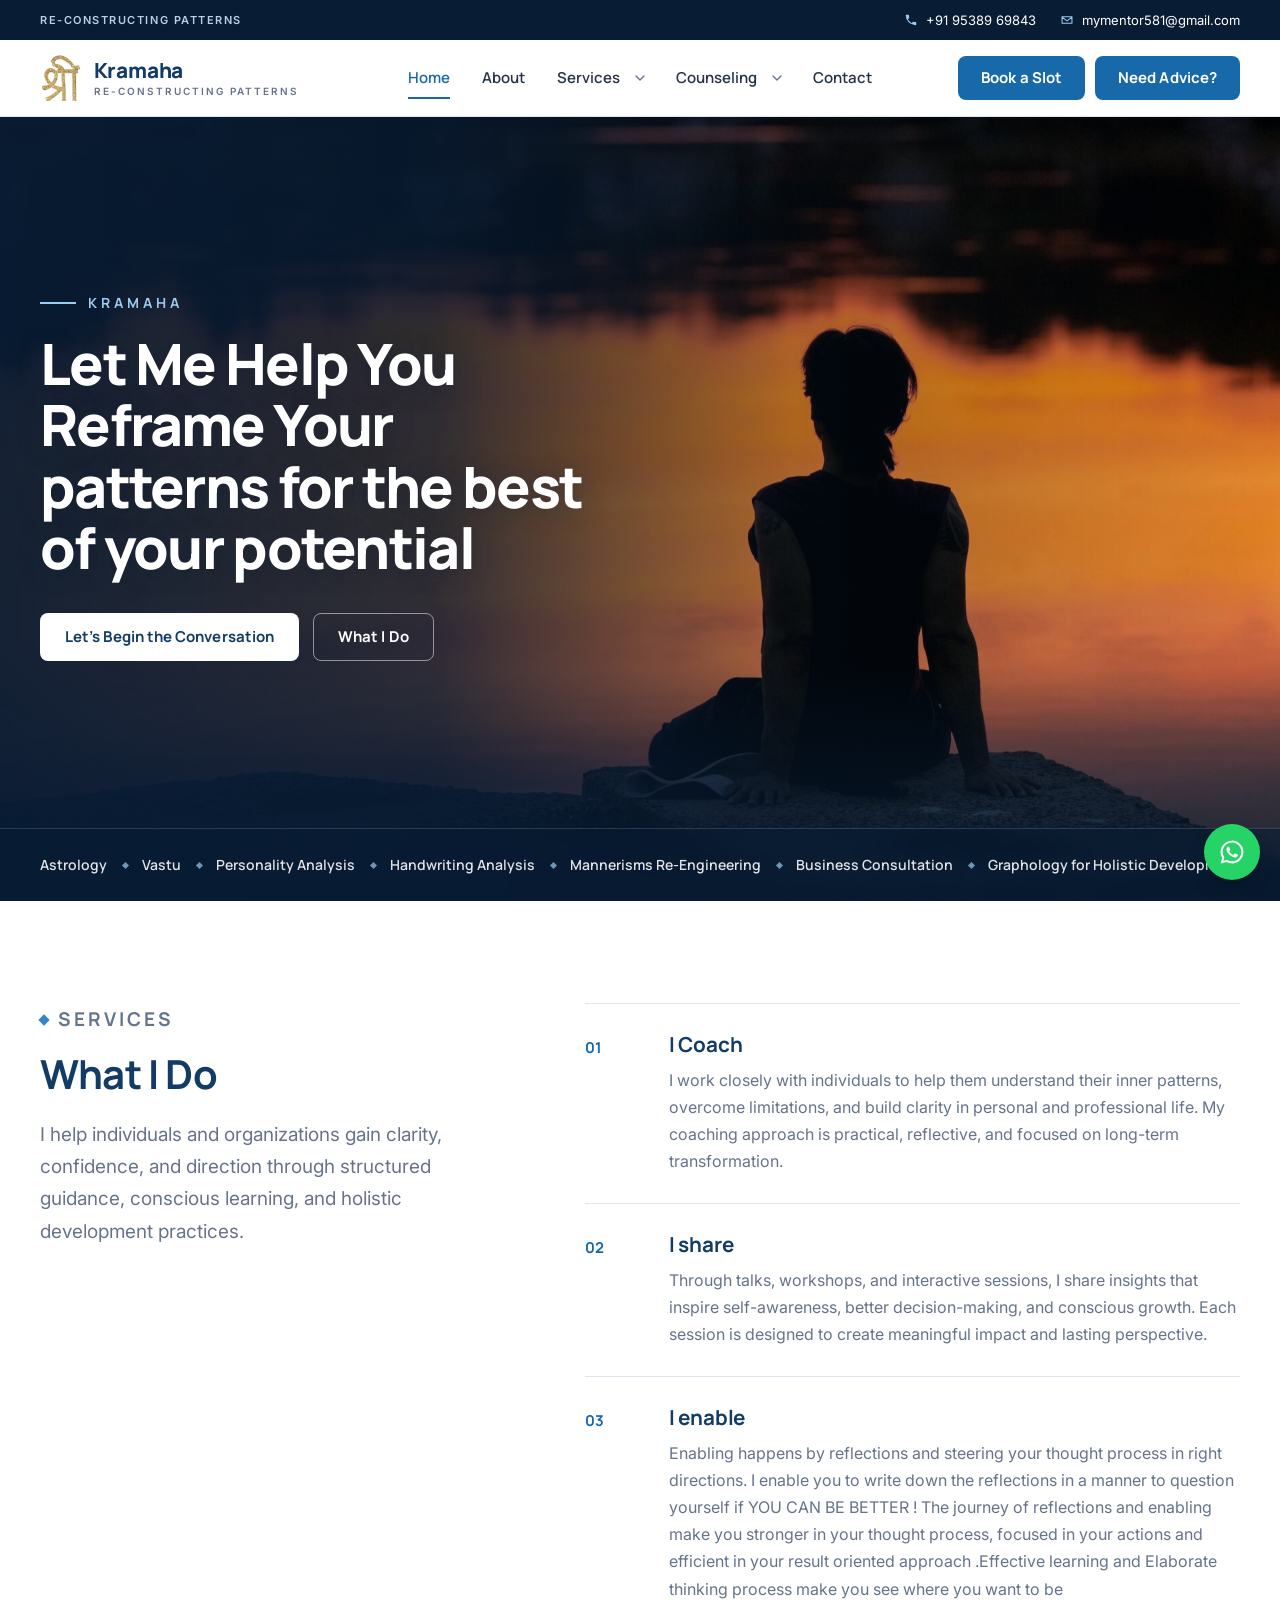
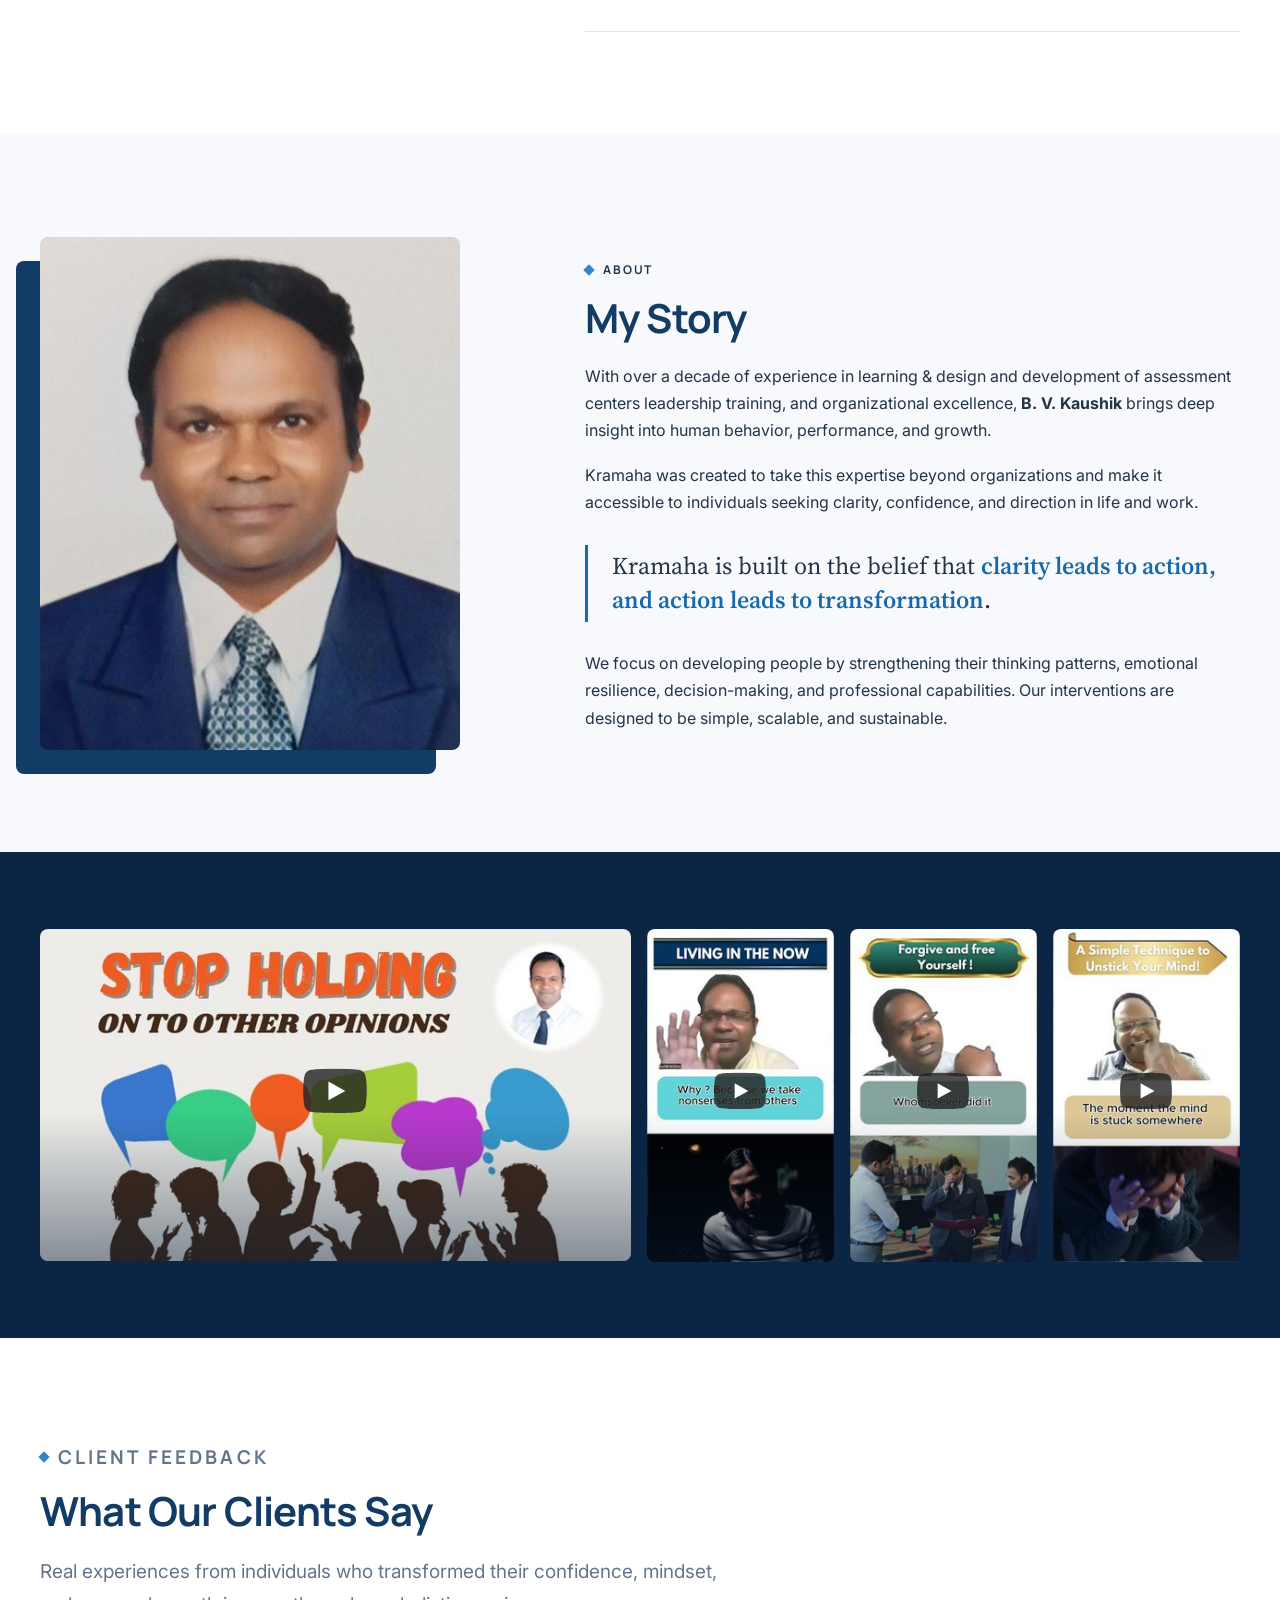
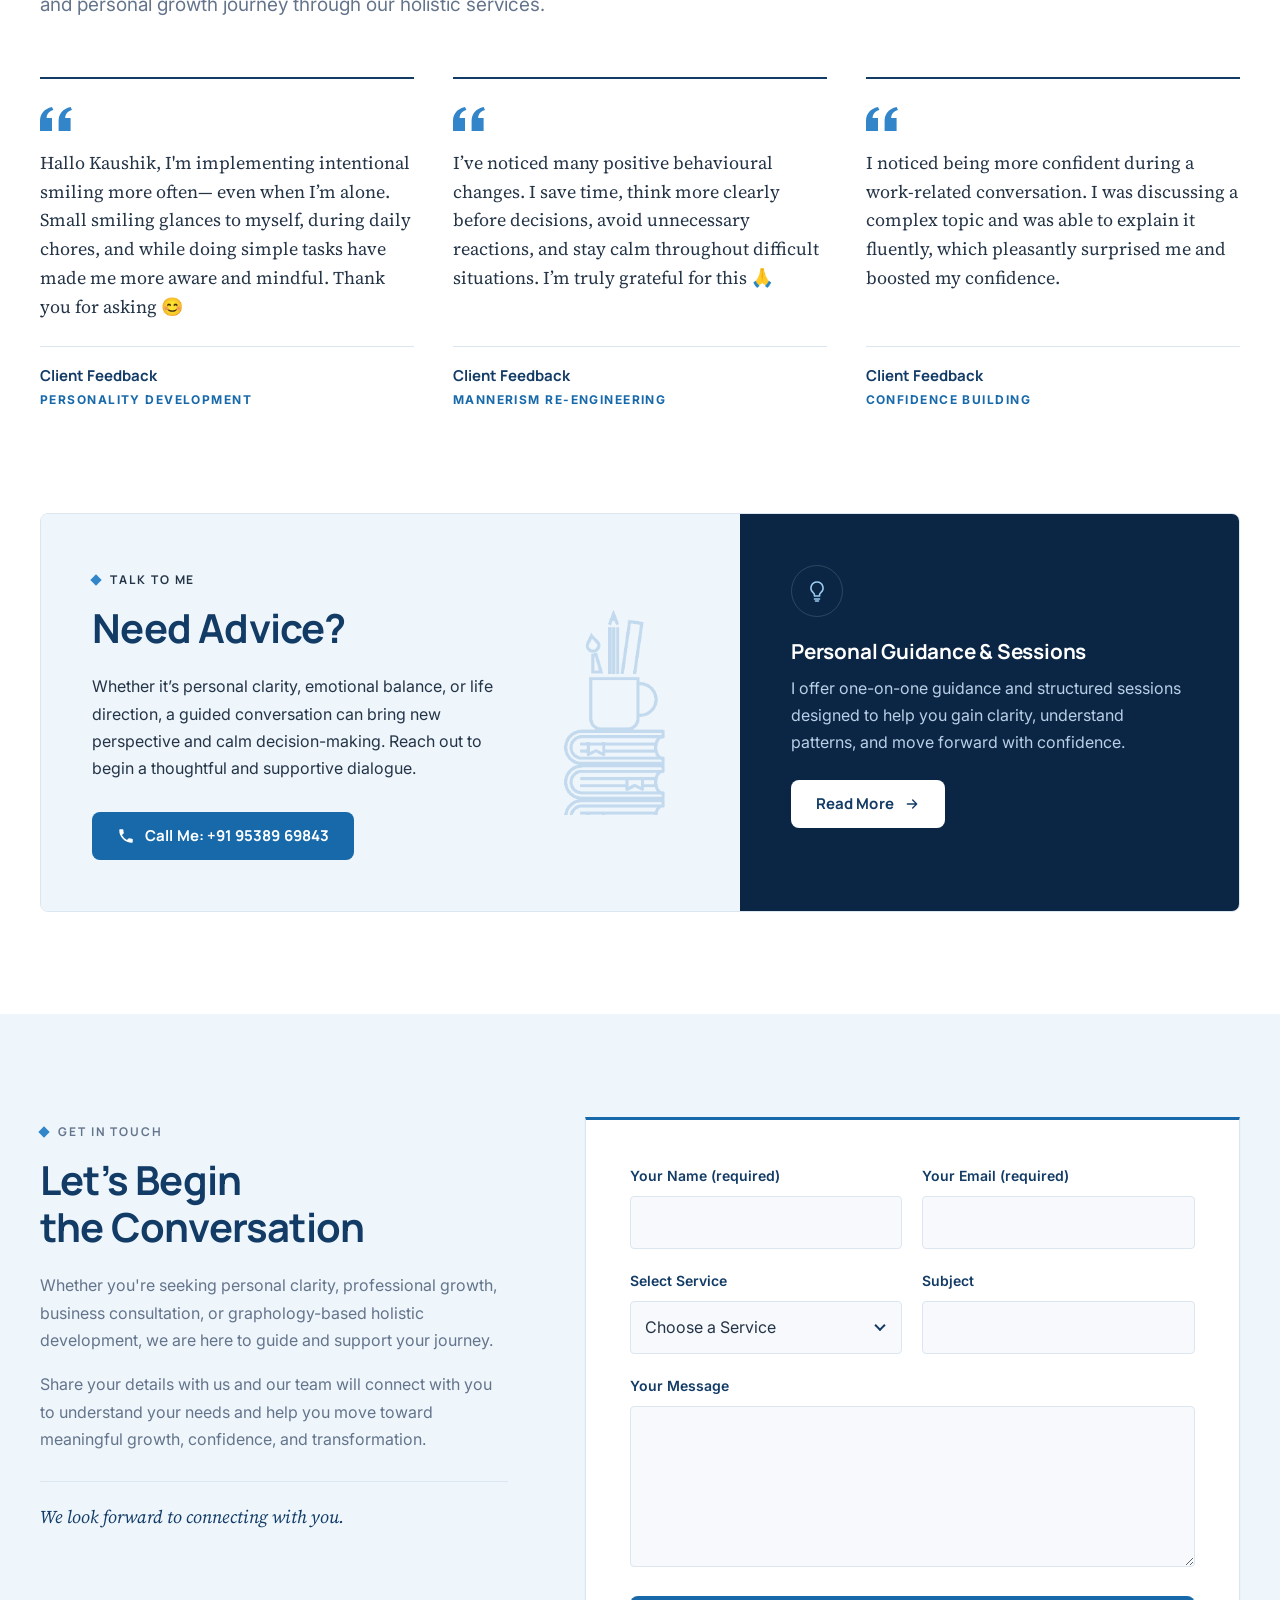
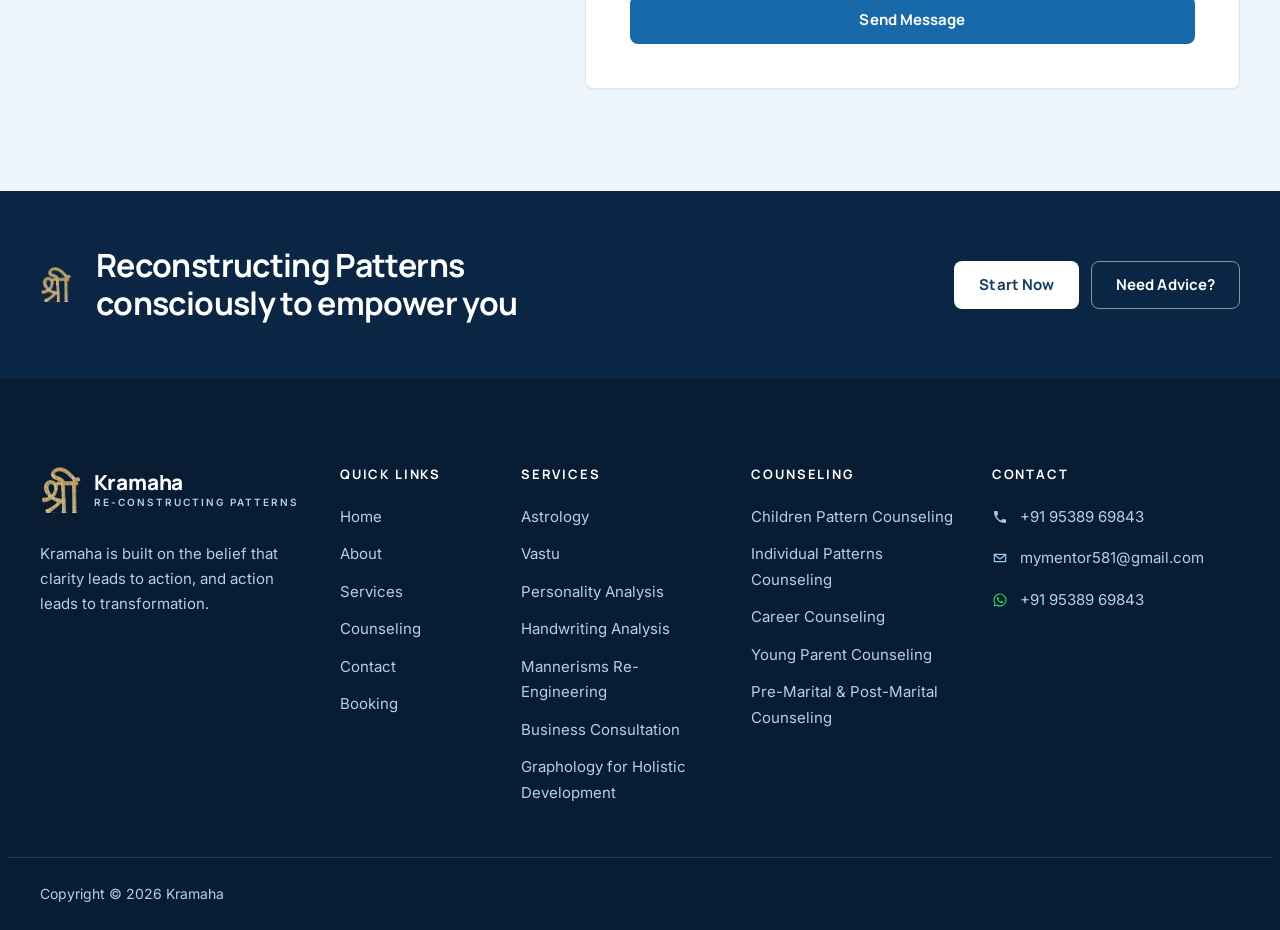
<file: index.html>
<!DOCTYPE html>
<html lang="en">
<head>
  <meta charset="UTF-8">
  <meta name="viewport" content="width=device-width, initial-scale=1">
  <title>Home - Kramaha</title>
  <meta name="description" content="Let Me Help You Reframe Your patterns for the best of your potential. Whether you're seeking personal clarity, professional growth, business consultation, or graphology-based holistic development, we are here to guide and support your journey.">
  <meta name="robots" content="index, follow">
  <meta name="theme-color" content="#123B66">
  <link rel="canonical" href="https://kramaha.in/">

  <meta property="og:url" content="https://kramaha.in/">
  <meta property="og:site_name" content="Kramaha">
  <meta property="og:locale" content="en_US">
  <meta property="og:type" content="website">
  <meta property="og:title" content="Home - Kramaha">
  <meta property="og:description" content="Let Me Help You Reframe Your patterns for the best of your potential. Whether you're seeking personal clarity, professional growth, business consultation, or graphology-based holistic development, we are here to guide and support your journey.">
  <meta property="og:image" content="assets/images/hero-1280.jpg">
  <meta name="twitter:card" content="summary_large_image">
  <meta name="twitter:title" content="Home - Kramaha">

  <link rel="icon" href="assets/images/favicon-32.png" sizes="32x32">
  <link rel="icon" href="assets/images/icon-192.png" sizes="192x192">
  <link rel="apple-touch-icon" href="assets/images/apple-touch-icon.png">

  <link rel="preconnect" href="https://fonts.googleapis.com">
  <link rel="preconnect" href="https://fonts.gstatic.com" crossorigin>
  <link href="https://fonts.googleapis.com/css2?family=Inter:wght@400;500;600&family=Manrope:wght@500;600;700;800&family=Source+Serif+4:ital,opsz,wght@0,8..60,400;0,8..60,600;1,8..60,400&display=swap" rel="stylesheet">
  <link rel="preload" as="image" href="assets/images/hero-1280.jpg" media="(max-width: 1099px)">
  <link rel="preload" as="image" href="assets/images/hero.jpg" media="(min-width: 1100px)">
  <link rel="stylesheet" href="assets/css/styles.css">
  <script>document.documentElement.classList.add("js");</script>
</head>
<body>
  <a class="skip-link" href="#content">Skip to content</a>

  <!-- partial:header -->
  <div class="topbar">
    <div class="container topbar-inner">
      <p class="topbar-tag">Re-constructing Patterns</p>
      <ul class="topbar-contact">
        <li><a href="tel:+919538969843"><svg aria-hidden="true" viewBox="0 0 24 24" width="14" height="14"><path fill="currentColor" d="M6.6 10.8a15.1 15.1 0 0 0 6.6 6.6l2.2-2.2a1 1 0 0 1 1-.25 11.4 11.4 0 0 0 3.6.57 1 1 0 0 1 1 1V20a1 1 0 0 1-1 1A17 17 0 0 1 3 4a1 1 0 0 1 1-1h3.5a1 1 0 0 1 1 1c0 1.25.2 2.46.57 3.58a1 1 0 0 1-.25 1z"/></svg>+91 95389 69843</a></li>
        <li class="topbar-email"><a href="mailto:mymentor581@gmail.com"><svg aria-hidden="true" viewBox="0 0 24 24" width="14" height="14"><path fill="none" stroke="currentColor" stroke-width="1.8" stroke-linejoin="round" d="M3.5 6.5h17v11h-17zM3.5 7l8.5 6.5L20.5 7"/></svg>mymentor581@gmail.com</a></li>
      </ul>
    </div>
  </div>

  <header class="site-header" id="top">
    <div class="container header-inner">
      <a class="brand" href="./" aria-label="Kramaha — Home">
        <img class="brand-mark" src="assets/images/logo.png" width="134" height="148" alt="Kramaha emblem">
        <span class="brand-text">
          <span class="brand-name">Kramaha</span>
          <span class="brand-tagline">Re-constructing Patterns</span>
        </span>
      </a>

      <button class="nav-toggle" type="button" aria-expanded="false" aria-controls="primary-nav" aria-label="Open menu">
        <span class="nav-toggle-bar"></span>
        <span class="nav-toggle-bar"></span>
        <span class="nav-toggle-bar"></span>
      </button>

      <nav class="primary-nav" id="primary-nav" aria-label="Primary">
        <ul class="nav-list">
          <li class="nav-item"><a class="nav-link" href="./" aria-current="page">Home</a></li>
          <li class="nav-item"><a class="nav-link" href="about/">About</a></li>
          <li class="nav-item has-sub">
            <a class="nav-link" href="e-books/">Services</a>
            <button class="sub-toggle" type="button" aria-expanded="false" aria-controls="sub-services" aria-label="Services menu"><svg aria-hidden="true" viewBox="0 0 24 24" width="16" height="16"><path fill="none" stroke="currentColor" stroke-width="2" stroke-linecap="round" stroke-linejoin="round" d="m6 9 6 6 6-6"/></svg></button>
            <div class="submenu submenu--wide" id="sub-services">
              <div class="submenu-panel">
                <div class="submenu-col">
                  <p class="submenu-label"><a href="e-books/#traditional">Traditional Services</a></p>
                  <ul>
                  <li><a class="submenu-link" href="e-books/#astrology">Astrology</a></li>
                  <li><a class="submenu-link" href="e-books/#vastu">Vastu</a></li>
                  </ul>
                </div>
                <div class="submenu-col">
                  <p class="submenu-label"><a href="e-books/#holistic">Holistic Services</a></p>
                  <ul>
                  <li><a class="submenu-link" href="e-books/#personality-analysis">Personality Analysis</a></li>
                  <li><a class="submenu-link" href="e-books/#handwriting-analysis">Handwriting Analysis</a></li>
                  <li><a class="submenu-link" href="e-books/#mannerisms-re-engineering">Mannerisms Re-Engineering</a></li>
                  <li><a class="submenu-link" href="e-books/#business-consultation">Business Consultation</a></li>
                  <li><a class="submenu-link" href="e-books/#graphology">Graphology for Holistic Development</a></li>
                  </ul>
                </div>
              </div>
            </div>
          </li>
          <li class="nav-item has-sub">
            <a class="nav-link" href="courses/">Counseling</a>
            <button class="sub-toggle" type="button" aria-expanded="false" aria-controls="sub-counseling" aria-label="Counseling menu"><svg aria-hidden="true" viewBox="0 0 24 24" width="16" height="16"><path fill="none" stroke="currentColor" stroke-width="2" stroke-linecap="round" stroke-linejoin="round" d="m6 9 6 6 6-6"/></svg></button>
            <div class="submenu" id="sub-counseling">
              <div class="submenu-panel">
                <div class="submenu-col">
                  <ul>
                  <li><a class="submenu-link" href="courses/#children-pattern">Children Pattern Counseling</a></li>
                  <li><a class="submenu-link" href="courses/#individual-patterns">Individual Patterns Counseling</a></li>
                  <li><a class="submenu-link" href="courses/#career">Career Counseling</a></li>
                  <li><a class="submenu-link" href="courses/#young-parent">Young Parent Counseling</a></li>
                  <li><a class="submenu-link" href="courses/#marital">Pre-Marital &amp; Post-Marital Counseling</a></li>
                  </ul>
                </div>
              </div>
            </div>
          </li>
          <li class="nav-item"><a class="nav-link" href="contact/">Contact</a></li>
          <li class="nav-item nav-cta-item"><a class="btn btn-primary nav-cta" href="booking/">Book a Slot</a><a class="btn btn-primary nav-cta" href="contact/#conversation" data-open-advice aria-haspopup="dialog">Need Advice?</a></li>
        </ul>
      </nav>
    </div>
  </header>
  <!-- /partial:header -->

  <main id="content">

    <!-- ============ Hero ============ -->
    <section class="hero on-dark" aria-labelledby="hero-title">
      <div class="hero-bg" aria-hidden="true">
        <picture>
          <source media="(min-width: 1100px)" srcset="assets/images/hero.jpg">
          <img src="assets/images/hero-1280.jpg" width="1280" height="854" alt="" fetchpriority="high">
        </picture>
      </div>

      <div class="hero-content">
        <div class="container">
          <div class="hero-copy reveal">
            <p class="kicker"><span class="kicker-line" aria-hidden="true"></span>Kramaha</p>
            <h1 id="hero-title">Let Me Help You Reframe Your patterns for the best of your potential</h1>
            <div class="hero-actions">
              <a class="btn btn-light" href="#conversation" data-open-advice="Let’s Begin the Conversation" aria-haspopup="dialog">Let’s Begin the Conversation</a>
              <a class="btn btn-outline-light" href="#what-i-do">What I Do</a>
            </div>
          </div>
        </div>
      </div>

      <!-- Service index (links to existing services) -->
      <nav class="service-index" aria-label="Services">
        <div class="container">
          <ul>
            <li><a href="e-books/#astrology">Astrology</a></li>
            <li><a href="e-books/#vastu">Vastu</a></li>
            <li><a href="e-books/#personality-analysis">Personality Analysis</a></li>
            <li><a href="e-books/#handwriting-analysis">Handwriting Analysis</a></li>
            <li><a href="e-books/#mannerisms-re-engineering">Mannerisms Re-Engineering</a></li>
            <li><a href="e-books/#business-consultation">Business Consultation</a></li>
            <li><a href="e-books/#graphology">Graphology for Holistic Development</a></li>
          </ul>
        </div>
      </nav>
    </section>

    <!-- ============ What I Do ============ -->
    <section class="section what-i-do" id="what-i-do" aria-labelledby="what-title">
      <div class="container split">
        <div class="split-aside is-sticky reveal">
          <p class="eyebrow">Services</p>
          <h2 id="what-title">What I Do</h2>
          <p>I help individuals and organizations gain clarity, confidence, and direction through structured guidance, conscious learning, and holistic development practices.</p>
        </div>

        <ol class="index-list">
          <li class="index-item reveal">
            <span class="index-num" aria-hidden="true">01</span>
            <div>
              <h3>I Coach</h3>
              <p>I work closely with individuals to help them understand their inner patterns, overcome limitations, and build clarity in personal and professional life. My coaching approach is practical, reflective, and focused on long-term transformation.</p>
            </div>
          </li>
          <li class="index-item reveal">
            <span class="index-num" aria-hidden="true">02</span>
            <div>
              <h3>I share</h3>
              <p>Through talks, workshops, and interactive sessions, I share insights that inspire self-awareness, better decision-making, and conscious growth. Each session is designed to create meaningful impact and lasting perspective.</p>
            </div>
          </li>
          <li class="index-item reveal">
            <span class="index-num" aria-hidden="true">03</span>
            <div>
              <h3>I enable</h3>
              <p>Enabling happens by reflections and steering your thought process in right directions. I enable you to write down the reflections in a manner to question yourself if YOU CAN BE BETTER ! The journey of reflections and enabling make you stronger in your thought process, focused in your actions and efficient in your result oriented approach .Effective learning and Elaborate thinking process make you see where you want to be</p>
            </div>
          </li>
        </ol>
      </div>
    </section>

    <!-- ============ My Story ============ -->
    <section class="section story bg-neutral" id="my-story" aria-labelledby="story-title">
      <div class="container story-grid">
        <div class="portrait reveal">
          <img src="assets/images/portrait.jpeg" width="491" height="729" alt="Portrait of B. V. Kaushik, founder of Kramaha" loading="lazy">
        </div>
        <div class="story-copy reveal">
          <p class="eyebrow">About</p>
          <h2 id="story-title">My Story</h2>
          <p>With over a decade of experience in learning &amp;  design and development of assessment centers leadership training, and organizational excellence, <strong>B. V. Kaushik</strong> brings deep insight into human behavior, performance, and growth.</p>
          <p>Kramaha was created to take this expertise beyond organizations and make it accessible to individuals seeking clarity, confidence, and direction in life and work.</p>
          <p class="statement">Kramaha is built on the belief that <strong>clarity leads to action, and action leads to transformation</strong>.</p>
          <p>We focus on developing people by strengthening their thinking patterns, emotional resilience, decision-making, and professional capabilities. Our interventions are designed to be simple, scalable, and sustainable.</p>
        </div>
      </div>
    </section>

    <!-- ============ Videos ============ -->
    <section class="videos grid-texture" aria-label="Videos">
      <div class="container">
        <ul class="video-grid stagger" role="list">
          <li class="reveal">
            <a class="video-card" href="https://youtu.be/fAea2GeBwdI?si=PpoyNgfYVTjlsstX" data-video-id="fAea2GeBwdI" target="_blank" rel="noopener">
              <img src="assets/images/videos/fAea2GeBwdI.jpg" width="640" height="360" alt="Video: Stop holding on to others opinions" loading="lazy">
              <span class="play" aria-hidden="true"><svg viewBox="0 0 68 48" width="64" height="45"><path fill="#f00" d="M66.5 7.7a8.5 8.5 0 0 0-6-6C55.2.3 34 .3 34 .3s-21.2 0-26.5 1.4a8.5 8.5 0 0 0-6 6C.1 13 .1 24 .1 24s0 11 1.4 16.3a8.5 8.5 0 0 0 6 6C12.8 47.7 34 47.7 34 47.7s21.2 0 26.5-1.4a8.5 8.5 0 0 0 6-6C67.9 35 67.9 24 67.9 24s0-11-1.4-16.3z"/><path fill="#fff" d="M45 24 27 14v20z"/></svg></span>
              <span class="visually-hidden">(plays video)</span>
            </a>
          </li>
          <li class="reveal">
            <a class="video-card is-short" href="https://youtube.com/shorts/CCULGWu3AGc?si=EpqqDNKC4YtxRvah" data-video-id="CCULGWu3AGc" data-short target="_blank" rel="noopener">
              <img src="assets/images/videos/CCULGWu3AGc.jpg" width="640" height="360" alt="Short video: Living in the NOW" loading="lazy">
              <span class="play" aria-hidden="true"><svg viewBox="0 0 68 48" width="52" height="37"><path fill="#f00" d="M66.5 7.7a8.5 8.5 0 0 0-6-6C55.2.3 34 .3 34 .3s-21.2 0-26.5 1.4a8.5 8.5 0 0 0-6 6C.1 13 .1 24 .1 24s0 11 1.4 16.3a8.5 8.5 0 0 0 6 6C12.8 47.7 34 47.7 34 47.7s21.2 0 26.5-1.4a8.5 8.5 0 0 0 6-6C67.9 35 67.9 24 67.9 24s0-11-1.4-16.3z"/><path fill="#fff" d="M45 24 27 14v20z"/></svg></span>
              <span class="visually-hidden">(plays video)</span>
            </a>
          </li>
          <li class="reveal">
            <a class="video-card is-short" href="https://youtube.com/shorts/OHDaIMXaMz8?si=eXXR4SEof56fixPS" data-video-id="OHDaIMXaMz8" data-short target="_blank" rel="noopener">
              <img src="assets/images/videos/OHDaIMXaMz8.jpg" width="640" height="360" alt="Short video: Forgive and free yourself" loading="lazy">
              <span class="play" aria-hidden="true"><svg viewBox="0 0 68 48" width="52" height="37"><path fill="#f00" d="M66.5 7.7a8.5 8.5 0 0 0-6-6C55.2.3 34 .3 34 .3s-21.2 0-26.5 1.4a8.5 8.5 0 0 0-6 6C.1 13 .1 24 .1 24s0 11 1.4 16.3a8.5 8.5 0 0 0 6 6C12.8 47.7 34 47.7 34 47.7s21.2 0 26.5-1.4a8.5 8.5 0 0 0 6-6C67.9 35 67.9 24 67.9 24s0-11-1.4-16.3z"/><path fill="#fff" d="M45 24 27 14v20z"/></svg></span>
              <span class="visually-hidden">(plays video)</span>
            </a>
          </li>
          <li class="reveal">
            <a class="video-card is-short" href="https://youtube.com/shorts/rT4oaRwoK9Y?si=GouF573DjWgrP5rf" data-video-id="rT4oaRwoK9Y" data-short target="_blank" rel="noopener">
              <img src="assets/images/videos/rT4oaRwoK9Y.jpg" width="640" height="360" alt="Short video: A Simple Technique to Unstick Your Mind!" loading="lazy">
              <span class="play" aria-hidden="true"><svg viewBox="0 0 68 48" width="52" height="37"><path fill="#f00" d="M66.5 7.7a8.5 8.5 0 0 0-6-6C55.2.3 34 .3 34 .3s-21.2 0-26.5 1.4a8.5 8.5 0 0 0-6 6C.1 13 .1 24 .1 24s0 11 1.4 16.3a8.5 8.5 0 0 0 6 6C12.8 47.7 34 47.7 34 47.7s21.2 0 26.5-1.4a8.5 8.5 0 0 0 6-6C67.9 35 67.9 24 67.9 24s0-11-1.4-16.3z"/><path fill="#fff" d="M45 24 27 14v20z"/></svg></span>
              <span class="visually-hidden">(plays video)</span>
            </a>
          </li>
        </ul>
      </div>
    </section>

    <!-- ============ Testimonials ============ -->
    <section class="section testimonials" aria-labelledby="testimonials-title">
      <div class="container">
        <div class="section-head reveal">
          <p class="eyebrow">CLIENT FEEDBACK</p>
          <h2 id="testimonials-title">What Our Clients Say</h2>
          <p>Real experiences from individuals who transformed their confidence, mindset, and personal growth journey through our holistic services.</p>
        </div>

        <div class="quote-grid stagger">
          <figure class="quote reveal">
            <svg class="quote-mark" aria-hidden="true" viewBox="0 0 32 24" width="32" height="24"><path fill="currentColor" d="M0 24V14.4C0 6.6 4.2 1.8 12 0l1.4 3C9 4.4 6.8 7.1 6.6 11H12v13H0zm18.6 0V14.4C18.6 6.6 22.8 1.8 30.6 0L32 3c-4.4 1.4-6.6 4.1-6.8 8h5.4v13h-12z"/></svg>
            <blockquote>
              <p>Hallo Kaushik, I'm implementing intentional smiling more often— even when I’m alone. Small smiling glances to myself, during daily chores, and while doing simple tasks have made me more aware and mindful. Thank you for asking 😊</p>
            </blockquote>
            <figcaption>
              <span class="t-name">Client Feedback</span>
              <span class="t-role">Personality Development</span>
            </figcaption>
          </figure>

          <figure class="quote reveal">
            <svg class="quote-mark" aria-hidden="true" viewBox="0 0 32 24" width="32" height="24"><path fill="currentColor" d="M0 24V14.4C0 6.6 4.2 1.8 12 0l1.4 3C9 4.4 6.8 7.1 6.6 11H12v13H0zm18.6 0V14.4C18.6 6.6 22.8 1.8 30.6 0L32 3c-4.4 1.4-6.6 4.1-6.8 8h5.4v13h-12z"/></svg>
            <blockquote>
              <p>I’ve noticed many positive behavioural changes. I save time, think more clearly before decisions, avoid unnecessary reactions, and stay calm throughout difficult situations. I’m truly grateful for this 🙏</p>
            </blockquote>
            <figcaption>
              <span class="t-name">Client Feedback</span>
              <span class="t-role">Mannerism Re-Engineering</span>
            </figcaption>
          </figure>

          <figure class="quote reveal">
            <svg class="quote-mark" aria-hidden="true" viewBox="0 0 32 24" width="32" height="24"><path fill="currentColor" d="M0 24V14.4C0 6.6 4.2 1.8 12 0l1.4 3C9 4.4 6.8 7.1 6.6 11H12v13H0zm18.6 0V14.4C18.6 6.6 22.8 1.8 30.6 0L32 3c-4.4 1.4-6.6 4.1-6.8 8h5.4v13h-12z"/></svg>
            <blockquote>
              <p>I noticed being more confident during a work-related conversation. I was discussing a complex topic and was able to explain it fluently, which pleasantly surprised me and boosted my confidence.</p>
            </blockquote>
            <figcaption>
              <span class="t-name">Client Feedback</span>
              <span class="t-role">Confidence Building</span>
            </figcaption>
          </figure>
        </div>
      </div>
    </section>

    <!-- ============ Need Advice + Personal Guidance ============ -->
    <section class="section advice pt-0" aria-labelledby="advice-title">
      <div class="container">
        <div class="advice-band reveal">
          <div class="advice-main">
            <div>
              <p class="eyebrow">Talk to me</p>
              <h2 id="advice-title">Need Advice?</h2>
              <p>Whether it’s personal clarity, emotional balance, or life direction, a guided conversation can bring new perspective and calm decision-making. Reach out to begin a thoughtful and supportive dialogue.</p>
              <a class="btn btn-primary" href="tel:+919538969843">
                <svg aria-hidden="true" viewBox="0 0 24 24" width="18" height="18"><path fill="currentColor" d="M6.6 10.8a15.1 15.1 0 0 0 6.6 6.6l2.2-2.2a1 1 0 0 1 1-.25 11.4 11.4 0 0 0 3.6.57 1 1 0 0 1 1 1V20a1 1 0 0 1-1 1A17 17 0 0 1 3 4a1 1 0 0 1 1-1h3.5a1 1 0 0 1 1 1c0 1.25.2 2.46.57 3.58a1 1 0 0 1-.25 1z"/></svg>
                Call Me: +91 95389 69843
              </a>
            </div>
            <div class="advice-art">
              <img src="assets/images/need-advice.png" width="215" height="295" alt="Line illustration of a stack of books with a cup of pencils and a brush" loading="lazy">
            </div>
          </div>

          <aside class="guidance grid-texture on-dark" aria-labelledby="guidance-title">
            <span class="guidance-icon" aria-hidden="true">
              <svg viewBox="0 0 24 24" width="24" height="24"><path fill="none" stroke="currentColor" stroke-width="1.6" stroke-linecap="round" stroke-linejoin="round" d="M12 3a6 6 0 0 0-3.6 10.8c.6.45 1 1.15 1 1.9V17h5.2v-1.3c0-.75.4-1.45 1-1.9A6 6 0 0 0 12 3zM9.5 20h5M10.5 22h3"/></svg>
            </span>
            <h3 id="guidance-title">Personal Guidance &amp; Sessions</h3>
            <p>I offer one-on-one guidance and structured sessions designed to help you gain clarity, understand patterns, and move forward with confidence.</p>
            <a class="btn btn-light" href="e-books/">
              Read More
              <svg class="arrow" aria-hidden="true" viewBox="0 0 24 24" width="16" height="16"><path fill="none" stroke="currentColor" stroke-width="2" stroke-linecap="round" stroke-linejoin="round" d="M5 12h14M13 6l6 6-6 6"/></svg>
            </a>
          </aside>
        </div>
      </div>
    </section>

    <!-- ============ Contact ============ -->
    <section class="section conversation bg-pale" id="conversation" aria-labelledby="conversation-title">
      <div class="container conversation-grid">
        <div class="conversation-copy reveal">
          <p class="eyebrow">Get in touch</p>
          <h2 id="conversation-title">Let’s Begin the Conversation</h2>
          <p>Whether you're seeking personal clarity, professional growth, business consultation, or graphology-based holistic development, we are here to guide and support your journey.</p>
          <p>Share your details with us and our team will connect with you to understand your needs and help you move toward meaningful growth, confidence, and transformation.</p>
          <p class="signoff">We look forward to connecting with you.</p>
        </div>

        <div class="form-panel reveal">
          <form class="contact-form" id="contact-form" action="https://formsubmit.co/mymentor581@gmail.com" method="POST" novalidate>
            <input type="hidden" name="_captcha" value="false">
            <input type="hidden" name="_subject" value="New Website Contact Form Submission">
            <input type="hidden" name="_template" value="table">
            <!-- Honeypot for bots -->
            <input type="text" name="_honey" class="visually-hidden" tabindex="-1" autocomplete="off" aria-hidden="true">

            <div class="form-row">
              <div class="field">
                <label for="cf-name">Your Name (required)</label>
                <input id="cf-name" type="text" name="name" autocomplete="name" required aria-describedby="cf-name-error">
                <p class="field-error" id="cf-name-error" aria-live="polite"></p>
              </div>

              <div class="field">
                <label for="cf-email">Your Email (required)</label>
                <input id="cf-email" type="email" name="email" autocomplete="email" required aria-describedby="cf-email-error">
                <p class="field-error" id="cf-email-error" aria-live="polite"></p>
              </div>
            </div>

            <div class="form-row">
              <div class="field">
                <label for="cf-service">Select Service</label>
                <div class="select-wrap">
                  <select id="cf-service" name="service" required aria-describedby="cf-service-error">
                    <option value="">Choose a Service</option>
                    <option value="Personality Analysis">Personality Analysis</option>
                    <option value="Handwriting Analysis">Handwriting Analysis</option>
                    <option value="Mannerisms Re-Engineering">Mannerisms Re-Engineering</option>
                    <option value="Business Consultation">Business Consultation</option>
                    <option value="Graphology for Holistic Development">Graphology for Holistic Development</option>
                  </select>
                </div>
                <p class="field-error" id="cf-service-error" aria-live="polite"></p>
              </div>

              <div class="field">
                <label for="cf-subject">Subject</label>
                <input id="cf-subject" type="text" name="subject">
              </div>
            </div>

            <div class="field">
              <label for="cf-message">Your Message</label>
              <textarea id="cf-message" name="message" rows="5" required aria-describedby="cf-message-error"></textarea>
              <p class="field-error" id="cf-message-error" aria-live="polite"></p>
            </div>

            <button type="submit" class="btn btn-primary btn-block" id="cf-submit">
              <span class="btn-label">Send Message</span>
            </button>
            <div class="form-status" id="cf-status" role="status" aria-live="polite" hidden></div>
          </form>
        </div>
      </div>
    </section>

    <!-- ============ Final CTA ============ -->
    <section class="final-cta grid-texture on-dark" aria-labelledby="cta-title">
      <div class="container final-cta-inner reveal">
        <img class="emblem" src="assets/images/logo.png" width="134" height="148" alt="" loading="lazy">
        <h2 id="cta-title">Reconstructing Patterns consciously  to empower you</h2>
        <div class="final-cta-actions">
          <a class="btn btn-light" href="contact/" data-open-advice="Let’s Begin the Conversation" aria-haspopup="dialog">Start Now</a>
          <a class="btn btn-outline-light" href="contact/" data-open-advice aria-haspopup="dialog">Need Advice?</a>
        </div>
      </div>
    </section>
  </main>

  <!-- partial:footer -->
  <footer class="site-footer">
    <div class="container footer-grid">
      <div class="footer-brand">
        <a class="brand" href="./" aria-label="Kramaha — Home">
          <img class="brand-mark" src="assets/images/logo.png" width="134" height="148" alt="Kramaha emblem" loading="lazy">
          <span class="brand-text">
            <span class="brand-name">Kramaha</span>
            <span class="brand-tagline">Re-constructing Patterns</span>
          </span>
        </a>
        <p>Kramaha is built on the belief that clarity leads to action, and action leads to transformation.</p>
      </div>

      <nav class="footer-col" aria-label="Footer">
        <h2 class="footer-title">Quick Links</h2>
        <ul class="footer-links">
          <li><a href="./">Home</a></li>
          <li><a href="about/">About</a></li>
          <li><a href="e-books/">Services</a></li>
          <li><a href="courses/">Counseling</a></li>
          <li><a href="contact/">Contact</a></li>
          <li><a href="booking/">Booking</a></li>
        </ul>
      </nav>

      <div class="footer-col">
        <h2 class="footer-title">Services</h2>
        <ul class="footer-links">
          <li><a href="e-books/#astrology">Astrology</a></li>
          <li><a href="e-books/#vastu">Vastu</a></li>
          <li><a href="e-books/#personality-analysis">Personality Analysis</a></li>
          <li><a href="e-books/#handwriting-analysis">Handwriting Analysis</a></li>
          <li><a href="e-books/#mannerisms-re-engineering">Mannerisms Re-Engineering</a></li>
          <li><a href="e-books/#business-consultation">Business Consultation</a></li>
          <li><a href="e-books/#graphology">Graphology for Holistic Development</a></li>
        </ul>
      </div>

      <div class="footer-col">
        <h2 class="footer-title">Counseling</h2>
        <ul class="footer-links">
          <li><a href="courses/#children-pattern">Children Pattern Counseling</a></li>
          <li><a href="courses/#individual-patterns">Individual Patterns Counseling</a></li>
          <li><a href="courses/#career">Career Counseling</a></li>
          <li><a href="courses/#young-parent">Young Parent Counseling</a></li>
          <li><a href="courses/#marital">Pre-Marital &amp; Post-Marital Counseling</a></li>
        </ul>
      </div>

      <div class="footer-col footer-col--contact">
        <h2 class="footer-title">Contact</h2>
        <ul class="footer-links footer-contact">
          <li><svg aria-hidden="true" viewBox="0 0 24 24" width="16" height="16"><path fill="currentColor" d="M6.6 10.8a15.1 15.1 0 0 0 6.6 6.6l2.2-2.2a1 1 0 0 1 1-.25 11.4 11.4 0 0 0 3.6.57 1 1 0 0 1 1 1V20a1 1 0 0 1-1 1A17 17 0 0 1 3 4a1 1 0 0 1 1-1h3.5a1 1 0 0 1 1 1c0 1.25.2 2.46.57 3.58a1 1 0 0 1-.25 1z"/></svg><a href="tel:+919538969843">+91 95389 69843</a></li>
          <li><svg aria-hidden="true" viewBox="0 0 24 24" width="16" height="16"><path fill="none" stroke="currentColor" stroke-width="1.8" stroke-linejoin="round" d="M3.5 6.5h17v11h-17zM3.5 7l8.5 6.5L20.5 7"/></svg><a href="mailto:mymentor581@gmail.com">mymentor581@gmail.com</a></li>
          <li class="is-whatsapp"><svg aria-hidden="true" viewBox="0 0 32 32" width="16" height="16"><path fill="currentColor" d="M16 3a13 13 0 0 0-11.2 19.6L3 29l6.6-1.7A13 13 0 1 0 16 3zm0 23.7a10.7 10.7 0 0 1-5.5-1.5l-.4-.2-3.9 1 1-3.8-.2-.4A10.7 10.7 0 1 1 16 26.7zm5.9-8c-.3-.2-1.9-1-2.2-1s-.5-.2-.7.2-.8 1-1 1.2-.4.2-.7 0a8.8 8.8 0 0 1-4.4-3.8c-.3-.6.3-.5 1-1.7.1-.2 0-.4 0-.6l-1-2.4c-.3-.6-.5-.5-.7-.5h-.6a1.2 1.2 0 0 0-.9.4 3.6 3.6 0 0 0-1.1 2.7 6.3 6.3 0 0 0 1.3 3.3 14.4 14.4 0 0 0 5.5 4.9c2 .9 2.9 1 3.9.8a3.3 3.3 0 0 0 2.2-1.5 2.7 2.7 0 0 0 .2-1.5c-.1-.2-.3-.3-.6-.4z"/></svg><a href="https://wa.me/919538969843" target="_blank" rel="noopener" aria-label="WhatsApp +91 95389 69843">+91 95389 69843</a></li>
        </ul>
      </div>
    </div>

    <div class="container footer-bottom">
      <div class="footer-meta">
        <p>Copyright © <span data-year>2026</span> Kramaha</p>
      </div>
    </div>
  </footer>

  <!-- Need Advice? popup form (same fields + FormSubmit endpoint as the contact form) -->
  <dialog class="advice-modal" id="advice-modal" aria-labelledby="am-title">
    <div class="advice-modal-head">
      <div>
        <h2 id="am-title">Need Advice?</h2>
        <p>Sometimes all it takes is one thoughtful conversation to bring clarity.</p>
      </div>
      <button class="advice-modal-close" type="button" aria-label="Close" data-close-advice>
        <svg viewBox="0 0 24 24" width="22" height="22" aria-hidden="true"><path fill="none" stroke="currentColor" stroke-width="2" stroke-linecap="round" d="M6 6l12 12M18 6 6 18"/></svg>
      </button>
    </div>
    <form class="contact-form" id="advice-form" action="https://formsubmit.co/mymentor581@gmail.com" method="POST" novalidate>
      <input type="hidden" name="_captcha" value="false">
      <input type="hidden" name="_subject" value="New Website Contact Form Submission">
      <input type="hidden" name="_template" value="table">
      <input type="text" name="_honey" class="visually-hidden" tabindex="-1" autocomplete="off" aria-hidden="true">

      <div class="form-row">
        <div class="field">
          <label for="am-name">Your Name (required)</label>
          <input id="am-name" type="text" name="name" autocomplete="name" required aria-describedby="am-name-error">
          <p class="field-error" id="am-name-error" aria-live="polite"></p>
        </div>
        <div class="field">
          <label for="am-email">Your Email (required)</label>
          <input id="am-email" type="email" name="email" autocomplete="email" required aria-describedby="am-email-error">
          <p class="field-error" id="am-email-error" aria-live="polite"></p>
        </div>
      </div>

      <div class="form-row">
        <div class="field">
          <label for="am-service">Select Service</label>
          <div class="select-wrap">
            <select id="am-service" name="service" required aria-describedby="am-service-error">
              <option value="">Choose a Service</option>
              <option value="Personality Analysis">Personality Analysis</option>
              <option value="Handwriting Analysis">Handwriting Analysis</option>
              <option value="Mannerisms Re-Engineering">Mannerisms Re-Engineering</option>
              <option value="Business Consultation">Business Consultation</option>
              <option value="Graphology for Holistic Development">Graphology for Holistic Development</option>
            </select>
          </div>
          <p class="field-error" id="am-service-error" aria-live="polite"></p>
        </div>
        <div class="field">
          <label for="am-subject">Subject</label>
          <input id="am-subject" type="text" name="subject">
        </div>
      </div>

      <div class="field">
        <label for="am-message">Your Message</label>
        <textarea id="am-message" name="message" rows="4" required aria-describedby="am-message-error"></textarea>
        <p class="field-error" id="am-message-error" aria-live="polite"></p>
      </div>

      <button type="submit" class="btn btn-primary btn-block">
        <span class="btn-label">Send Message</span>
      </button>
      <div class="form-status" role="status" aria-live="polite" hidden></div>
    </form>
  </dialog>

  <button class="to-top" type="button" aria-label="Back to top"><svg aria-hidden="true" viewBox="0 0 24 24" width="20" height="20"><path fill="none" stroke="currentColor" stroke-width="2" stroke-linecap="round" stroke-linejoin="round" d="M12 19V5M6 11l6-6 6 6"/></svg></button>

  <!-- WhatsApp chat (existing click-to-chat number) -->
  <a class="whatsapp-fab" href="https://wa.me/919538969843" target="_blank" rel="noopener" aria-label="Chat on WhatsApp">
    <span class="whatsapp-fab-label" aria-hidden="true">Chat with us</span>
    <svg aria-hidden="true" viewBox="0 0 32 32" width="28" height="28"><path fill="currentColor" d="M16 3a13 13 0 0 0-11.2 19.6L3 29l6.6-1.7A13 13 0 1 0 16 3zm0 23.7a10.7 10.7 0 0 1-5.5-1.5l-.4-.2-3.9 1 1-3.8-.2-.4A10.7 10.7 0 1 1 16 26.7zm5.9-8c-.3-.2-1.9-1-2.2-1s-.5-.2-.7.2-.8 1-1 1.2-.4.2-.7 0a8.8 8.8 0 0 1-4.4-3.8c-.3-.6.3-.5 1-1.7.1-.2 0-.4 0-.6l-1-2.4c-.3-.6-.5-.5-.7-.5h-.6a1.2 1.2 0 0 0-.9.4 3.6 3.6 0 0 0-1.1 2.7 6.3 6.3 0 0 0 1.3 3.3 14.4 14.4 0 0 0 5.5 4.9c2 .9 2.9 1 3.9.8a3.3 3.3 0 0 0 2.2-1.5 2.7 2.7 0 0 0 .2-1.5c-.1-.2-.3-.3-.6-.4z"/></svg>
  </a>
  <!-- /partial:footer -->

  <!-- Video lightbox -->
  <div class="lightbox" id="video-lightbox" role="dialog" aria-modal="true" aria-label="Video player" hidden>
    <div class="lightbox-backdrop" data-close></div>
    <div class="lightbox-dialog">
      <button class="lightbox-close" type="button" aria-label="Close video" data-close>
        <svg viewBox="0 0 24 24" width="22" height="22" aria-hidden="true"><path fill="none" stroke="currentColor" stroke-width="2" stroke-linecap="round" d="M6 6l12 12M18 6 6 18"/></svg>
      </button>
      <div class="lightbox-frame"></div>
    </div>
  </div>

  <script src="assets/js/main.js" defer></script>
</body>
</html>
</file>
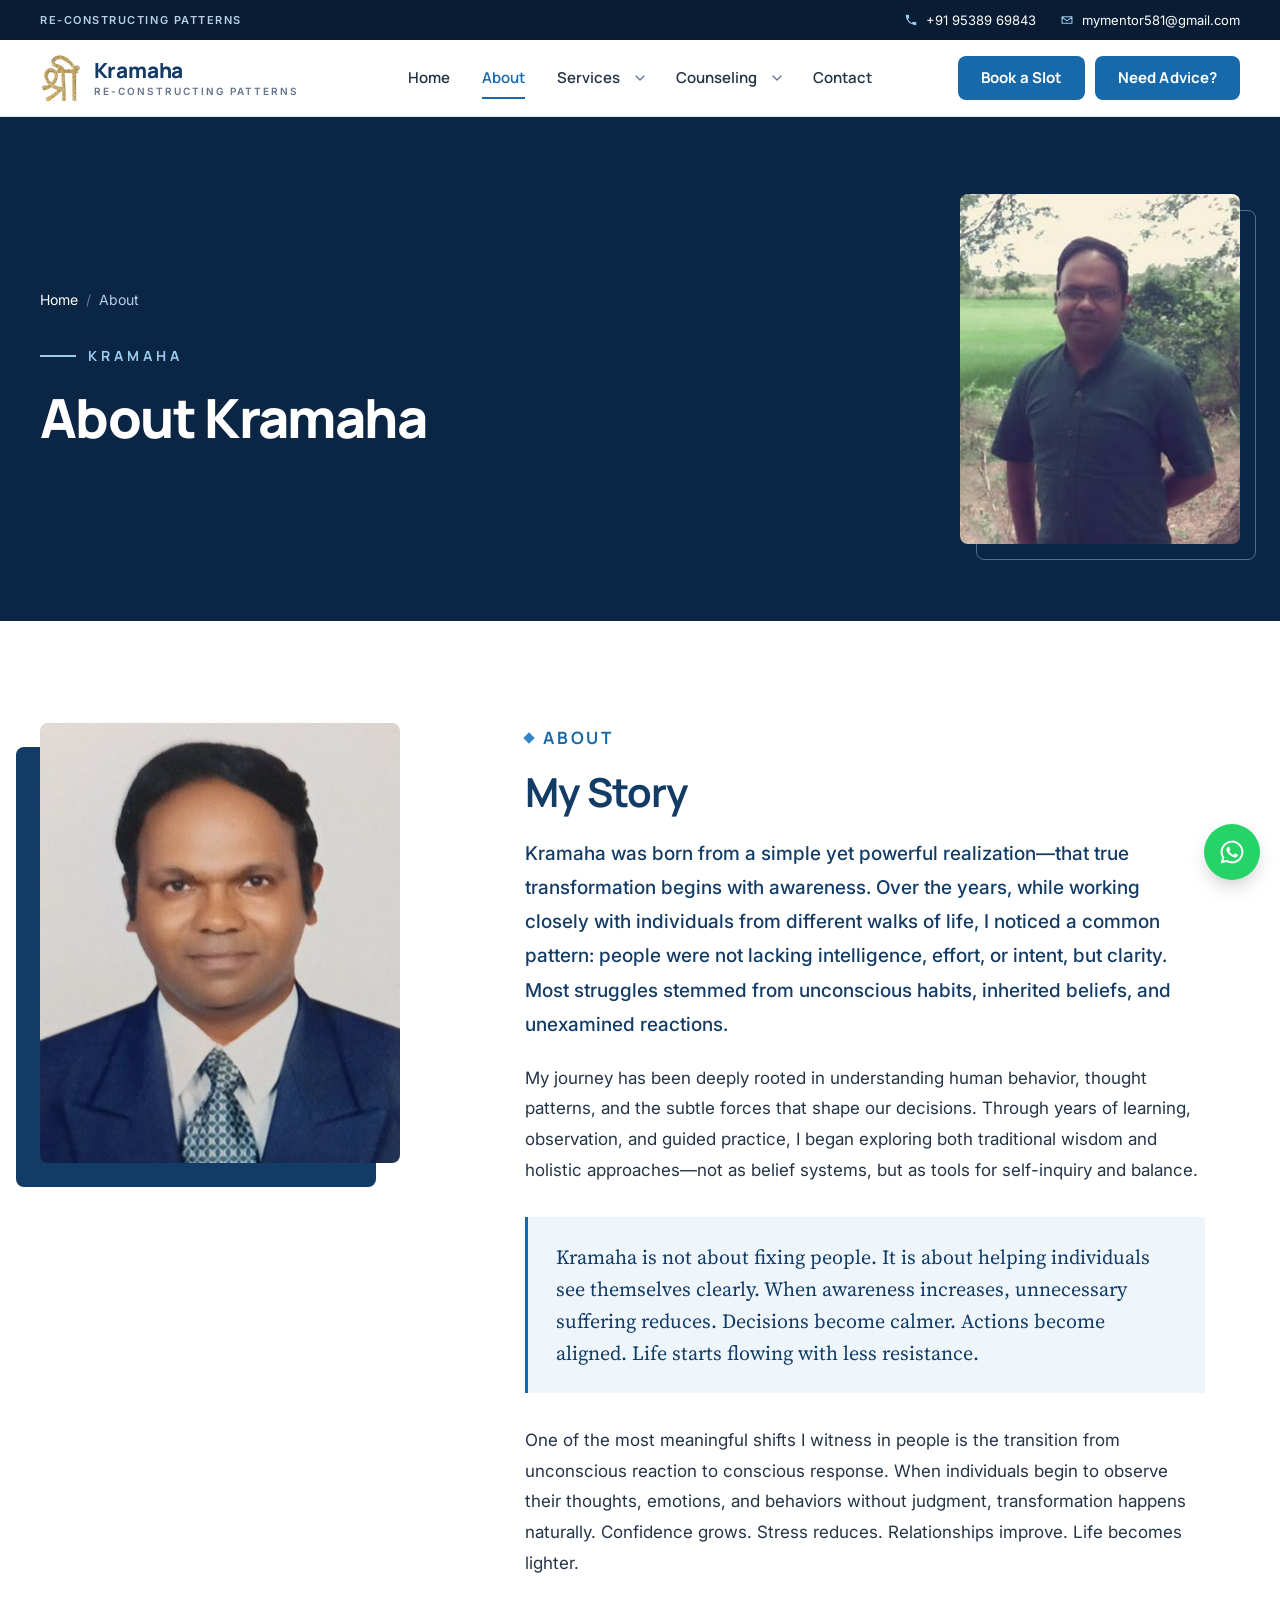
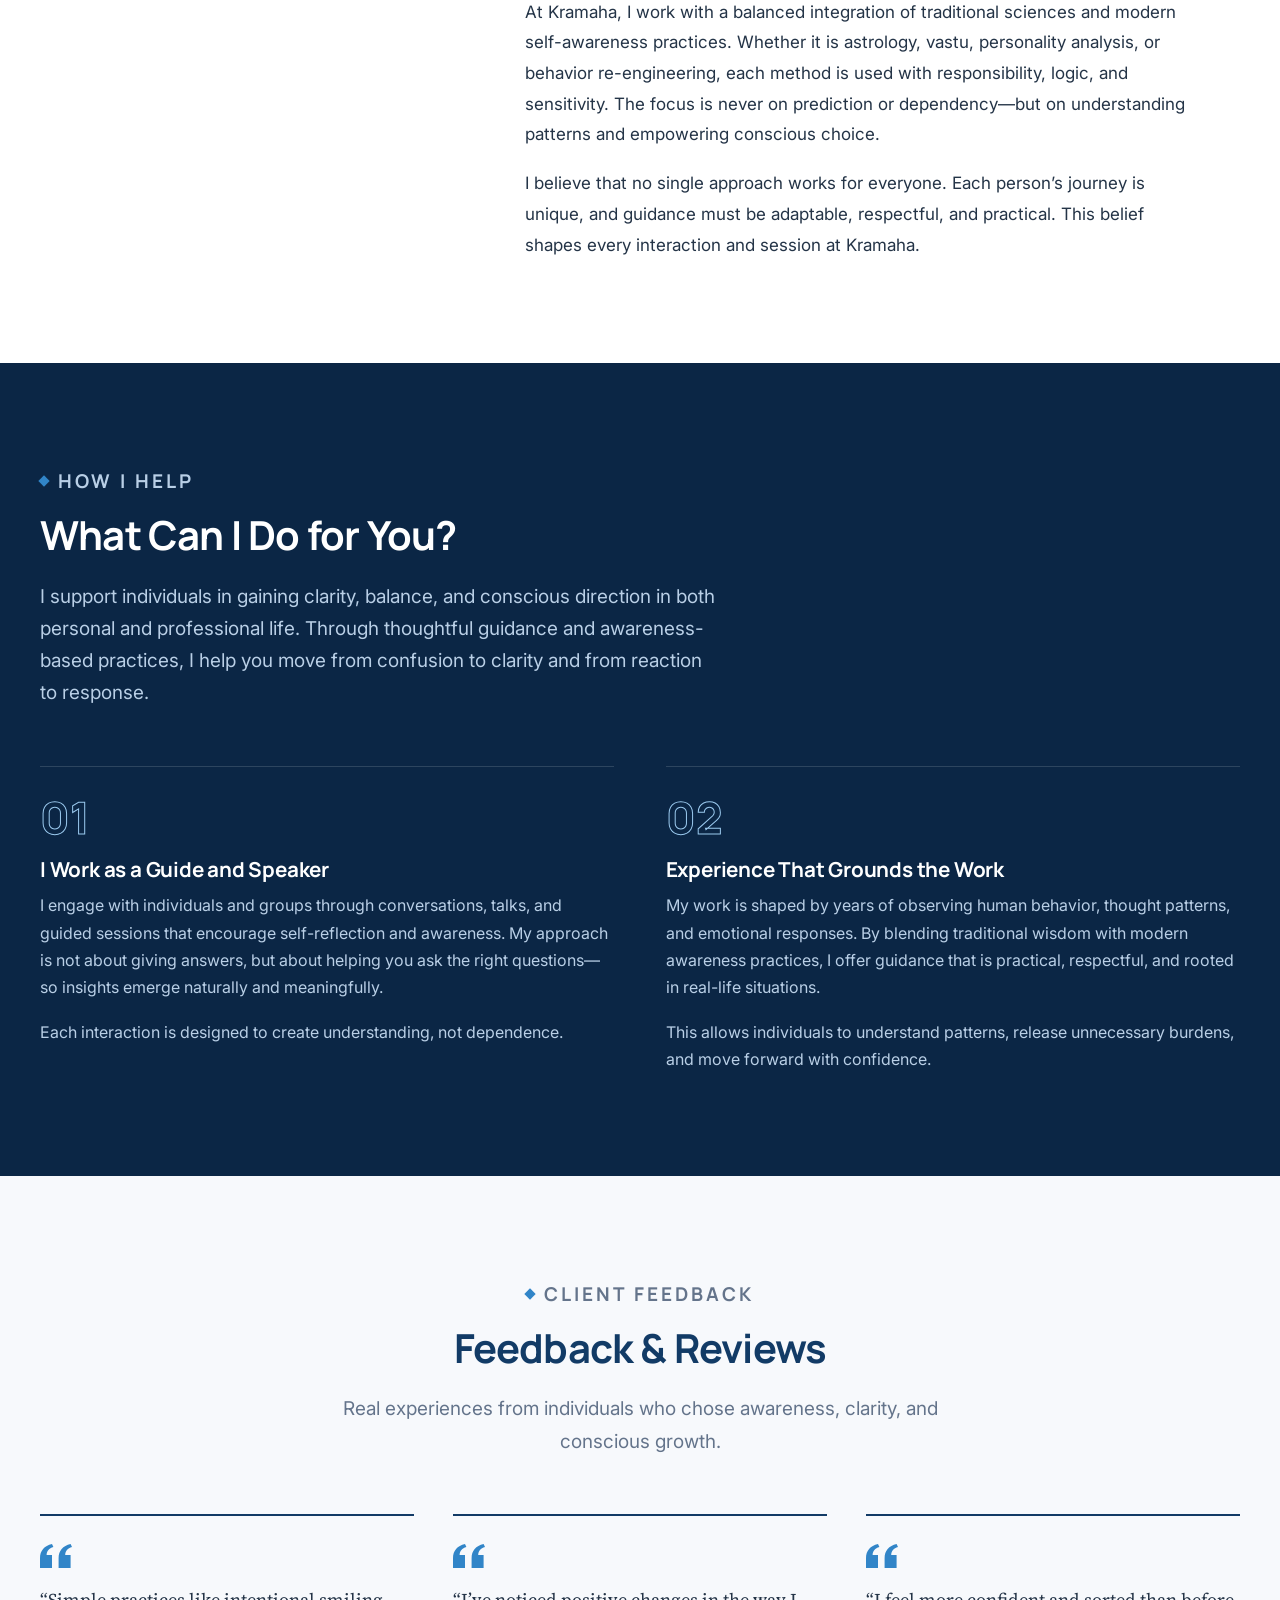
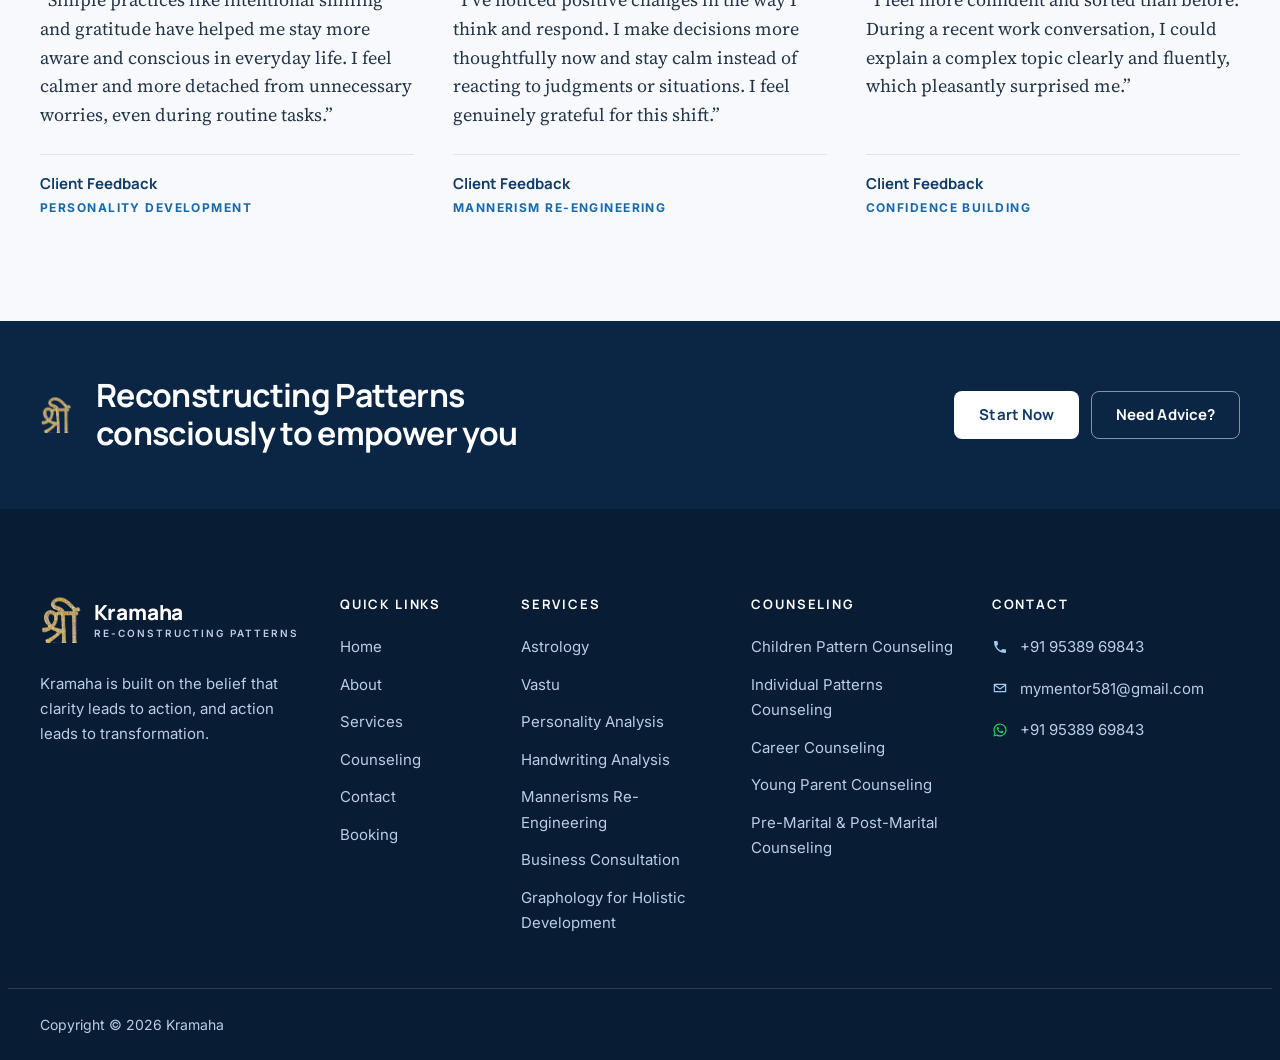
<file: about/index.html>
<!DOCTYPE html>
<html lang="en">
<head>
  <meta charset="UTF-8">
  <meta name="viewport" content="width=device-width, initial-scale=1">
  <title>About - Kramaha</title>
  <meta name="description" content="Kramaha was born from a simple yet powerful realization—that true transformation begins with awareness. People were not lacking intelligence, effort, or intent, but clarity.">
  <meta name="robots" content="index, follow">
  <meta name="theme-color" content="#123B66">
  <link rel="canonical" href="https://kramaha.in/about/">

  <meta property="og:url" content="https://kramaha.in/about/">
  <meta property="og:site_name" content="Kramaha">
  <meta property="og:locale" content="en_US">
  <meta property="og:type" content="article">
  <meta property="og:title" content="About - Kramaha">
  <meta property="og:description" content="Kramaha was born from a simple yet powerful realization—that true transformation begins with awareness.">
  <meta name="twitter:card" content="summary">
  <meta name="twitter:title" content="About - Kramaha">

  <link rel="icon" href="../assets/images/favicon-32.png" sizes="32x32">
  <link rel="icon" href="../assets/images/icon-192.png" sizes="192x192">
  <link rel="apple-touch-icon" href="../assets/images/apple-touch-icon.png">

  <link rel="preconnect" href="https://fonts.googleapis.com">
  <link rel="preconnect" href="https://fonts.gstatic.com" crossorigin>
  <link href="https://fonts.googleapis.com/css2?family=Inter:wght@400;500;600&family=Manrope:wght@500;600;700;800&family=Source+Serif+4:ital,opsz,wght@0,8..60,400;0,8..60,600;1,8..60,400&display=swap" rel="stylesheet">
  <link rel="stylesheet" href="../assets/css/styles.css">
  <script>document.documentElement.classList.add("js");</script>
</head>
<body>
  <a class="skip-link" href="#content">Skip to content</a>

  <!-- partial:header -->
  <div class="topbar">
    <div class="container topbar-inner">
      <p class="topbar-tag">Re-constructing Patterns</p>
      <ul class="topbar-contact">
        <li><a href="tel:+919538969843"><svg aria-hidden="true" viewBox="0 0 24 24" width="14" height="14"><path fill="currentColor" d="M6.6 10.8a15.1 15.1 0 0 0 6.6 6.6l2.2-2.2a1 1 0 0 1 1-.25 11.4 11.4 0 0 0 3.6.57 1 1 0 0 1 1 1V20a1 1 0 0 1-1 1A17 17 0 0 1 3 4a1 1 0 0 1 1-1h3.5a1 1 0 0 1 1 1c0 1.25.2 2.46.57 3.58a1 1 0 0 1-.25 1z"/></svg>+91 95389 69843</a></li>
        <li class="topbar-email"><a href="mailto:mymentor581@gmail.com"><svg aria-hidden="true" viewBox="0 0 24 24" width="14" height="14"><path fill="none" stroke="currentColor" stroke-width="1.8" stroke-linejoin="round" d="M3.5 6.5h17v11h-17zM3.5 7l8.5 6.5L20.5 7"/></svg>mymentor581@gmail.com</a></li>
      </ul>
    </div>
  </div>

  <header class="site-header" id="top">
    <div class="container header-inner">
      <a class="brand" href="../" aria-label="Kramaha — Home">
        <img class="brand-mark" src="../assets/images/logo.png" width="134" height="148" alt="Kramaha emblem">
        <span class="brand-text">
          <span class="brand-name">Kramaha</span>
          <span class="brand-tagline">Re-constructing Patterns</span>
        </span>
      </a>

      <button class="nav-toggle" type="button" aria-expanded="false" aria-controls="primary-nav" aria-label="Open menu">
        <span class="nav-toggle-bar"></span>
        <span class="nav-toggle-bar"></span>
        <span class="nav-toggle-bar"></span>
      </button>

      <nav class="primary-nav" id="primary-nav" aria-label="Primary">
        <ul class="nav-list">
          <li class="nav-item"><a class="nav-link" href="../">Home</a></li>
          <li class="nav-item"><a class="nav-link" href="../about/" aria-current="page">About</a></li>
          <li class="nav-item has-sub">
            <a class="nav-link" href="../e-books/">Services</a>
            <button class="sub-toggle" type="button" aria-expanded="false" aria-controls="sub-services" aria-label="Services menu"><svg aria-hidden="true" viewBox="0 0 24 24" width="16" height="16"><path fill="none" stroke="currentColor" stroke-width="2" stroke-linecap="round" stroke-linejoin="round" d="m6 9 6 6 6-6"/></svg></button>
            <div class="submenu submenu--wide" id="sub-services">
              <div class="submenu-panel">
                <div class="submenu-col">
                  <p class="submenu-label"><a href="../e-books/#traditional">Traditional Services</a></p>
                  <ul>
                  <li><a class="submenu-link" href="../e-books/#astrology">Astrology</a></li>
                  <li><a class="submenu-link" href="../e-books/#vastu">Vastu</a></li>
                  </ul>
                </div>
                <div class="submenu-col">
                  <p class="submenu-label"><a href="../e-books/#holistic">Holistic Services</a></p>
                  <ul>
                  <li><a class="submenu-link" href="../e-books/#personality-analysis">Personality Analysis</a></li>
                  <li><a class="submenu-link" href="../e-books/#handwriting-analysis">Handwriting Analysis</a></li>
                  <li><a class="submenu-link" href="../e-books/#mannerisms-re-engineering">Mannerisms Re-Engineering</a></li>
                  <li><a class="submenu-link" href="../e-books/#business-consultation">Business Consultation</a></li>
                  <li><a class="submenu-link" href="../e-books/#graphology">Graphology for Holistic Development</a></li>
                  </ul>
                </div>
              </div>
            </div>
          </li>
          <li class="nav-item has-sub">
            <a class="nav-link" href="../courses/">Counseling</a>
            <button class="sub-toggle" type="button" aria-expanded="false" aria-controls="sub-counseling" aria-label="Counseling menu"><svg aria-hidden="true" viewBox="0 0 24 24" width="16" height="16"><path fill="none" stroke="currentColor" stroke-width="2" stroke-linecap="round" stroke-linejoin="round" d="m6 9 6 6 6-6"/></svg></button>
            <div class="submenu" id="sub-counseling">
              <div class="submenu-panel">
                <div class="submenu-col">
                  <ul>
                  <li><a class="submenu-link" href="../courses/#children-pattern">Children Pattern Counseling</a></li>
                  <li><a class="submenu-link" href="../courses/#individual-patterns">Individual Patterns Counseling</a></li>
                  <li><a class="submenu-link" href="../courses/#career">Career Counseling</a></li>
                  <li><a class="submenu-link" href="../courses/#young-parent">Young Parent Counseling</a></li>
                  <li><a class="submenu-link" href="../courses/#marital">Pre-Marital &amp; Post-Marital Counseling</a></li>
                  </ul>
                </div>
              </div>
            </div>
          </li>
          <li class="nav-item"><a class="nav-link" href="../contact/">Contact</a></li>
          <li class="nav-item nav-cta-item"><a class="btn btn-primary nav-cta" href="../booking/">Book a Slot</a><a class="btn btn-primary nav-cta" href="../contact/#conversation" data-open-advice aria-haspopup="dialog">Need Advice?</a></li>
        </ul>
      </nav>
    </div>
  </header>
  <!-- /partial:header -->

  <main id="content">

    <!-- ============ Page hero ============ -->
    <section class="page-hero grid-texture on-dark" aria-labelledby="page-title">
      <div class="container page-hero-grid">
        <div class="page-hero-copy reveal">
          <nav aria-label="Breadcrumb">
            <ol class="breadcrumb">
              <li><a href="../">Home</a></li>
              <li><span aria-current="page">About</span></li>
            </ol>
          </nav>
          <p class="kicker"><span class="kicker-line" aria-hidden="true"></span>Kramaha</p>
          <h1 id="page-title">About Kramaha</h1>
        </div>
        <div class="page-hero-photo reveal" aria-hidden="true">
          <img src="../assets/images/about-banner.jpg" width="371" height="483" alt="">
        </div>
      </div>
    </section>

    <!-- ============ My Story ============ -->
    <section class="section" aria-labelledby="story-title">
      <div class="container article-grid">
        <div class="article-aside reveal">
          <div class="portrait">
            <img src="../assets/images/portrait.jpeg" width="491" height="729" alt="Portrait of B. V. Kaushik, founder of Kramaha" loading="lazy">
          </div>
        </div>

        <div class="article-body reveal">
          <p class="eyebrow">About</p>
          <h2 id="story-title">My Story</h2>
          <p class="lead">Kramaha was born from a simple yet powerful realization—that true transformation begins with awareness. Over the years, while working closely with individuals from different walks of life, I noticed a common pattern: people were not lacking intelligence, effort, or intent, but clarity. Most struggles stemmed from unconscious habits, inherited beliefs, and unexamined reactions.</p>
          <p>My journey has been deeply rooted in understanding human behavior, thought patterns, and the subtle forces that shape our decisions. Through years of learning, observation, and guided practice, I began exploring both traditional wisdom and holistic approaches—not as belief systems, but as tools for self-inquiry and balance.</p>
          <p class="highlight">Kramaha is not about fixing people. It is about helping individuals see themselves clearly. When awareness increases, unnecessary suffering reduces. Decisions become calmer. Actions become aligned. Life starts flowing with less resistance.</p>
          <p>One of the most meaningful shifts I witness in people is the transition from unconscious reaction to conscious response. When individuals begin to observe their thoughts, emotions, and behaviors without judgment, transformation happens naturally. Confidence grows. Stress reduces. Relationships improve. Life becomes lighter.</p>
          <p>At Kramaha, I work with a balanced integration of traditional sciences and modern self-awareness practices. Whether it is astrology, vastu, personality analysis, or behavior re-engineering, each method is used with responsibility, logic, and sensitivity. The focus is never on prediction or dependency—but on understanding patterns and empowering conscious choice.</p>
          <p>I believe that no single approach works for everyone. Each person’s journey is unique, and guidance must be adaptable, respectful, and practical. This belief shapes every interaction and session at Kramaha.</p>
        </div>
      </div>
    </section>

    <!-- ============ What Can I Do for You? ============ -->
    <section class="section grid-texture on-dark" aria-labelledby="offer-title">
      <div class="container">
        <div class="section-head reveal">
          <p class="eyebrow">How I help</p>
          <h2 id="offer-title">What Can I Do for You?</h2>
          <p>I support individuals in gaining clarity, balance, and conscious direction in both personal and professional life. Through thoughtful guidance and awareness-based practices, I help you move from confusion to clarity and from reaction to response.</p>
        </div>

        <div class="offer-grid stagger">
          <article class="offer reveal">
            <span class="offer-num" aria-hidden="true">01</span>
            <h3>I Work as a Guide and Speaker</h3>
            <p>I engage with individuals and groups through conversations, talks, and guided sessions that encourage self-reflection and awareness. My approach is not about giving answers, but about helping you ask the right questions—so insights emerge naturally and meaningfully.</p>
            <p>Each interaction is designed to create understanding, not dependence.</p>
          </article>
          <article class="offer reveal">
            <span class="offer-num" aria-hidden="true">02</span>
            <h3>Experience That Grounds the Work</h3>
            <p>My work is shaped by years of observing human behavior, thought patterns, and emotional responses. By blending traditional wisdom with modern awareness practices, I offer guidance that is practical, respectful, and rooted in real-life situations.</p>
            <p>This allows individuals to understand patterns, release unnecessary burdens, and move forward with confidence.</p>
          </article>
        </div>
      </div>
    </section>

    <!-- ============ Feedback & Reviews ============ -->
    <section class="section testimonials bg-neutral" aria-labelledby="reviews-title">
      <div class="container">
        <div class="section-head section-head--center reveal">
          <p class="eyebrow">Client feedback</p>
          <h2 id="reviews-title">Feedback &amp; Reviews</h2>
          <p>Real experiences from individuals who chose awareness, clarity, and conscious growth.</p>
        </div>

        <div class="quote-grid stagger">
          <figure class="quote reveal">
            <svg class="quote-mark" aria-hidden="true" viewBox="0 0 32 24" width="32" height="24"><path fill="currentColor" d="M0 24V14.4C0 6.6 4.2 1.8 12 0l1.4 3C9 4.4 6.8 7.1 6.6 11H12v13H0zm18.6 0V14.4C18.6 6.6 22.8 1.8 30.6 0L32 3c-4.4 1.4-6.6 4.1-6.8 8h5.4v13h-12z"/></svg>
            <blockquote>
              <p>“Simple practices like intentional smiling and gratitude have helped me stay more aware and conscious in everyday life. I feel calmer and more detached from unnecessary worries, even during routine tasks.”</p>
            </blockquote>
            <figcaption>
              <span class="t-name">Client Feedback</span>
              <span class="t-role">Personality Development</span>
            </figcaption>
          </figure>

          <figure class="quote reveal">
            <svg class="quote-mark" aria-hidden="true" viewBox="0 0 32 24" width="32" height="24"><path fill="currentColor" d="M0 24V14.4C0 6.6 4.2 1.8 12 0l1.4 3C9 4.4 6.8 7.1 6.6 11H12v13H0zm18.6 0V14.4C18.6 6.6 22.8 1.8 30.6 0L32 3c-4.4 1.4-6.6 4.1-6.8 8h5.4v13h-12z"/></svg>
            <blockquote>
              <p>“I’ve noticed positive changes in the way I think and respond. I make decisions more thoughtfully now and stay calm instead of reacting to judgments or situations. I feel genuinely grateful for this shift.”</p>
            </blockquote>
            <figcaption>
              <span class="t-name">Client Feedback</span>
              <span class="t-role">Mannerism Re-Engineering</span>
            </figcaption>
          </figure>

          <figure class="quote reveal">
            <svg class="quote-mark" aria-hidden="true" viewBox="0 0 32 24" width="32" height="24"><path fill="currentColor" d="M0 24V14.4C0 6.6 4.2 1.8 12 0l1.4 3C9 4.4 6.8 7.1 6.6 11H12v13H0zm18.6 0V14.4C18.6 6.6 22.8 1.8 30.6 0L32 3c-4.4 1.4-6.6 4.1-6.8 8h5.4v13h-12z"/></svg>
            <blockquote>
              <p>“I feel more confident and sorted than before. During a recent work conversation, I could explain a complex topic clearly and fluently, which pleasantly surprised me.”</p>
            </blockquote>
            <figcaption>
              <span class="t-name">Client Feedback</span>
              <span class="t-role">Confidence Building</span>
            </figcaption>
          </figure>
        </div>
      </div>
    </section>

    <!-- ============ Final CTA ============ -->
    <section class="final-cta grid-texture on-dark" aria-labelledby="cta-title">
      <div class="container final-cta-inner reveal">
        <img class="emblem" src="../assets/images/logo.png" width="134" height="148" alt="" loading="lazy">
        <h2 id="cta-title">Reconstructing Patterns consciously  to empower you</h2>
        <div class="final-cta-actions">
          <a class="btn btn-light" href="../contact/" data-open-advice="Let’s Begin the Conversation" aria-haspopup="dialog">Start Now</a>
          <a class="btn btn-outline-light" href="../contact/" data-open-advice aria-haspopup="dialog">Need Advice?</a>
        </div>
      </div>
    </section>
  </main>

  <!-- partial:footer -->
  <footer class="site-footer">
    <div class="container footer-grid">
      <div class="footer-brand">
        <a class="brand" href="../" aria-label="Kramaha — Home">
          <img class="brand-mark" src="../assets/images/logo.png" width="134" height="148" alt="Kramaha emblem" loading="lazy">
          <span class="brand-text">
            <span class="brand-name">Kramaha</span>
            <span class="brand-tagline">Re-constructing Patterns</span>
          </span>
        </a>
        <p>Kramaha is built on the belief that clarity leads to action, and action leads to transformation.</p>
      </div>

      <nav class="footer-col" aria-label="Footer">
        <h2 class="footer-title">Quick Links</h2>
        <ul class="footer-links">
          <li><a href="../">Home</a></li>
          <li><a href="../about/">About</a></li>
          <li><a href="../e-books/">Services</a></li>
          <li><a href="../courses/">Counseling</a></li>
          <li><a href="../contact/">Contact</a></li>
          <li><a href="../booking/">Booking</a></li>
        </ul>
      </nav>

      <div class="footer-col">
        <h2 class="footer-title">Services</h2>
        <ul class="footer-links">
          <li><a href="../e-books/#astrology">Astrology</a></li>
          <li><a href="../e-books/#vastu">Vastu</a></li>
          <li><a href="../e-books/#personality-analysis">Personality Analysis</a></li>
          <li><a href="../e-books/#handwriting-analysis">Handwriting Analysis</a></li>
          <li><a href="../e-books/#mannerisms-re-engineering">Mannerisms Re-Engineering</a></li>
          <li><a href="../e-books/#business-consultation">Business Consultation</a></li>
          <li><a href="../e-books/#graphology">Graphology for Holistic Development</a></li>
        </ul>
      </div>

      <div class="footer-col">
        <h2 class="footer-title">Counseling</h2>
        <ul class="footer-links">
          <li><a href="../courses/#children-pattern">Children Pattern Counseling</a></li>
          <li><a href="../courses/#individual-patterns">Individual Patterns Counseling</a></li>
          <li><a href="../courses/#career">Career Counseling</a></li>
          <li><a href="../courses/#young-parent">Young Parent Counseling</a></li>
          <li><a href="../courses/#marital">Pre-Marital &amp; Post-Marital Counseling</a></li>
        </ul>
      </div>

      <div class="footer-col footer-col--contact">
        <h2 class="footer-title">Contact</h2>
        <ul class="footer-links footer-contact">
          <li><svg aria-hidden="true" viewBox="0 0 24 24" width="16" height="16"><path fill="currentColor" d="M6.6 10.8a15.1 15.1 0 0 0 6.6 6.6l2.2-2.2a1 1 0 0 1 1-.25 11.4 11.4 0 0 0 3.6.57 1 1 0 0 1 1 1V20a1 1 0 0 1-1 1A17 17 0 0 1 3 4a1 1 0 0 1 1-1h3.5a1 1 0 0 1 1 1c0 1.25.2 2.46.57 3.58a1 1 0 0 1-.25 1z"/></svg><a href="tel:+919538969843">+91 95389 69843</a></li>
          <li><svg aria-hidden="true" viewBox="0 0 24 24" width="16" height="16"><path fill="none" stroke="currentColor" stroke-width="1.8" stroke-linejoin="round" d="M3.5 6.5h17v11h-17zM3.5 7l8.5 6.5L20.5 7"/></svg><a href="mailto:mymentor581@gmail.com">mymentor581@gmail.com</a></li>
          <li class="is-whatsapp"><svg aria-hidden="true" viewBox="0 0 32 32" width="16" height="16"><path fill="currentColor" d="M16 3a13 13 0 0 0-11.2 19.6L3 29l6.6-1.7A13 13 0 1 0 16 3zm0 23.7a10.7 10.7 0 0 1-5.5-1.5l-.4-.2-3.9 1 1-3.8-.2-.4A10.7 10.7 0 1 1 16 26.7zm5.9-8c-.3-.2-1.9-1-2.2-1s-.5-.2-.7.2-.8 1-1 1.2-.4.2-.7 0a8.8 8.8 0 0 1-4.4-3.8c-.3-.6.3-.5 1-1.7.1-.2 0-.4 0-.6l-1-2.4c-.3-.6-.5-.5-.7-.5h-.6a1.2 1.2 0 0 0-.9.4 3.6 3.6 0 0 0-1.1 2.7 6.3 6.3 0 0 0 1.3 3.3 14.4 14.4 0 0 0 5.5 4.9c2 .9 2.9 1 3.9.8a3.3 3.3 0 0 0 2.2-1.5 2.7 2.7 0 0 0 .2-1.5c-.1-.2-.3-.3-.6-.4z"/></svg><a href="https://wa.me/919538969843" target="_blank" rel="noopener" aria-label="WhatsApp +91 95389 69843">+91 95389 69843</a></li>
        </ul>
      </div>
    </div>

    <div class="container footer-bottom">
      <div class="footer-meta">
        <p>Copyright © <span data-year>2026</span> Kramaha</p>
      </div>
    </div>
  </footer>

  <!-- Need Advice? popup form (same fields + FormSubmit endpoint as the contact form) -->
  <dialog class="advice-modal" id="advice-modal" aria-labelledby="am-title">
    <div class="advice-modal-head">
      <div>
        <h2 id="am-title">Need Advice?</h2>
        <p>Sometimes all it takes is one thoughtful conversation to bring clarity.</p>
      </div>
      <button class="advice-modal-close" type="button" aria-label="Close" data-close-advice>
        <svg viewBox="0 0 24 24" width="22" height="22" aria-hidden="true"><path fill="none" stroke="currentColor" stroke-width="2" stroke-linecap="round" d="M6 6l12 12M18 6 6 18"/></svg>
      </button>
    </div>
    <form class="contact-form" id="advice-form" action="https://formsubmit.co/mymentor581@gmail.com" method="POST" novalidate>
      <input type="hidden" name="_captcha" value="false">
      <input type="hidden" name="_subject" value="New Website Contact Form Submission">
      <input type="hidden" name="_template" value="table">
      <input type="text" name="_honey" class="visually-hidden" tabindex="-1" autocomplete="off" aria-hidden="true">

      <div class="form-row">
        <div class="field">
          <label for="am-name">Your Name (required)</label>
          <input id="am-name" type="text" name="name" autocomplete="name" required aria-describedby="am-name-error">
          <p class="field-error" id="am-name-error" aria-live="polite"></p>
        </div>
        <div class="field">
          <label for="am-email">Your Email (required)</label>
          <input id="am-email" type="email" name="email" autocomplete="email" required aria-describedby="am-email-error">
          <p class="field-error" id="am-email-error" aria-live="polite"></p>
        </div>
      </div>

      <div class="form-row">
        <div class="field">
          <label for="am-service">Select Service</label>
          <div class="select-wrap">
            <select id="am-service" name="service" required aria-describedby="am-service-error">
              <option value="">Choose a Service</option>
              <option value="Personality Analysis">Personality Analysis</option>
              <option value="Handwriting Analysis">Handwriting Analysis</option>
              <option value="Mannerisms Re-Engineering">Mannerisms Re-Engineering</option>
              <option value="Business Consultation">Business Consultation</option>
              <option value="Graphology for Holistic Development">Graphology for Holistic Development</option>
            </select>
          </div>
          <p class="field-error" id="am-service-error" aria-live="polite"></p>
        </div>
        <div class="field">
          <label for="am-subject">Subject</label>
          <input id="am-subject" type="text" name="subject">
        </div>
      </div>

      <div class="field">
        <label for="am-message">Your Message</label>
        <textarea id="am-message" name="message" rows="4" required aria-describedby="am-message-error"></textarea>
        <p class="field-error" id="am-message-error" aria-live="polite"></p>
      </div>

      <button type="submit" class="btn btn-primary btn-block">
        <span class="btn-label">Send Message</span>
      </button>
      <div class="form-status" role="status" aria-live="polite" hidden></div>
    </form>
  </dialog>

  <button class="to-top" type="button" aria-label="Back to top"><svg aria-hidden="true" viewBox="0 0 24 24" width="20" height="20"><path fill="none" stroke="currentColor" stroke-width="2" stroke-linecap="round" stroke-linejoin="round" d="M12 19V5M6 11l6-6 6 6"/></svg></button>

  <!-- WhatsApp chat (existing click-to-chat number) -->
  <a class="whatsapp-fab" href="https://wa.me/919538969843" target="_blank" rel="noopener" aria-label="Chat on WhatsApp">
    <span class="whatsapp-fab-label" aria-hidden="true">Chat with us</span>
    <svg aria-hidden="true" viewBox="0 0 32 32" width="28" height="28"><path fill="currentColor" d="M16 3a13 13 0 0 0-11.2 19.6L3 29l6.6-1.7A13 13 0 1 0 16 3zm0 23.7a10.7 10.7 0 0 1-5.5-1.5l-.4-.2-3.9 1 1-3.8-.2-.4A10.7 10.7 0 1 1 16 26.7zm5.9-8c-.3-.2-1.9-1-2.2-1s-.5-.2-.7.2-.8 1-1 1.2-.4.2-.7 0a8.8 8.8 0 0 1-4.4-3.8c-.3-.6.3-.5 1-1.7.1-.2 0-.4 0-.6l-1-2.4c-.3-.6-.5-.5-.7-.5h-.6a1.2 1.2 0 0 0-.9.4 3.6 3.6 0 0 0-1.1 2.7 6.3 6.3 0 0 0 1.3 3.3 14.4 14.4 0 0 0 5.5 4.9c2 .9 2.9 1 3.9.8a3.3 3.3 0 0 0 2.2-1.5 2.7 2.7 0 0 0 .2-1.5c-.1-.2-.3-.3-.6-.4z"/></svg>
  </a>
  <!-- /partial:footer -->

  <script src="../assets/js/main.js" defer></script>
</body>
</html>
</file>
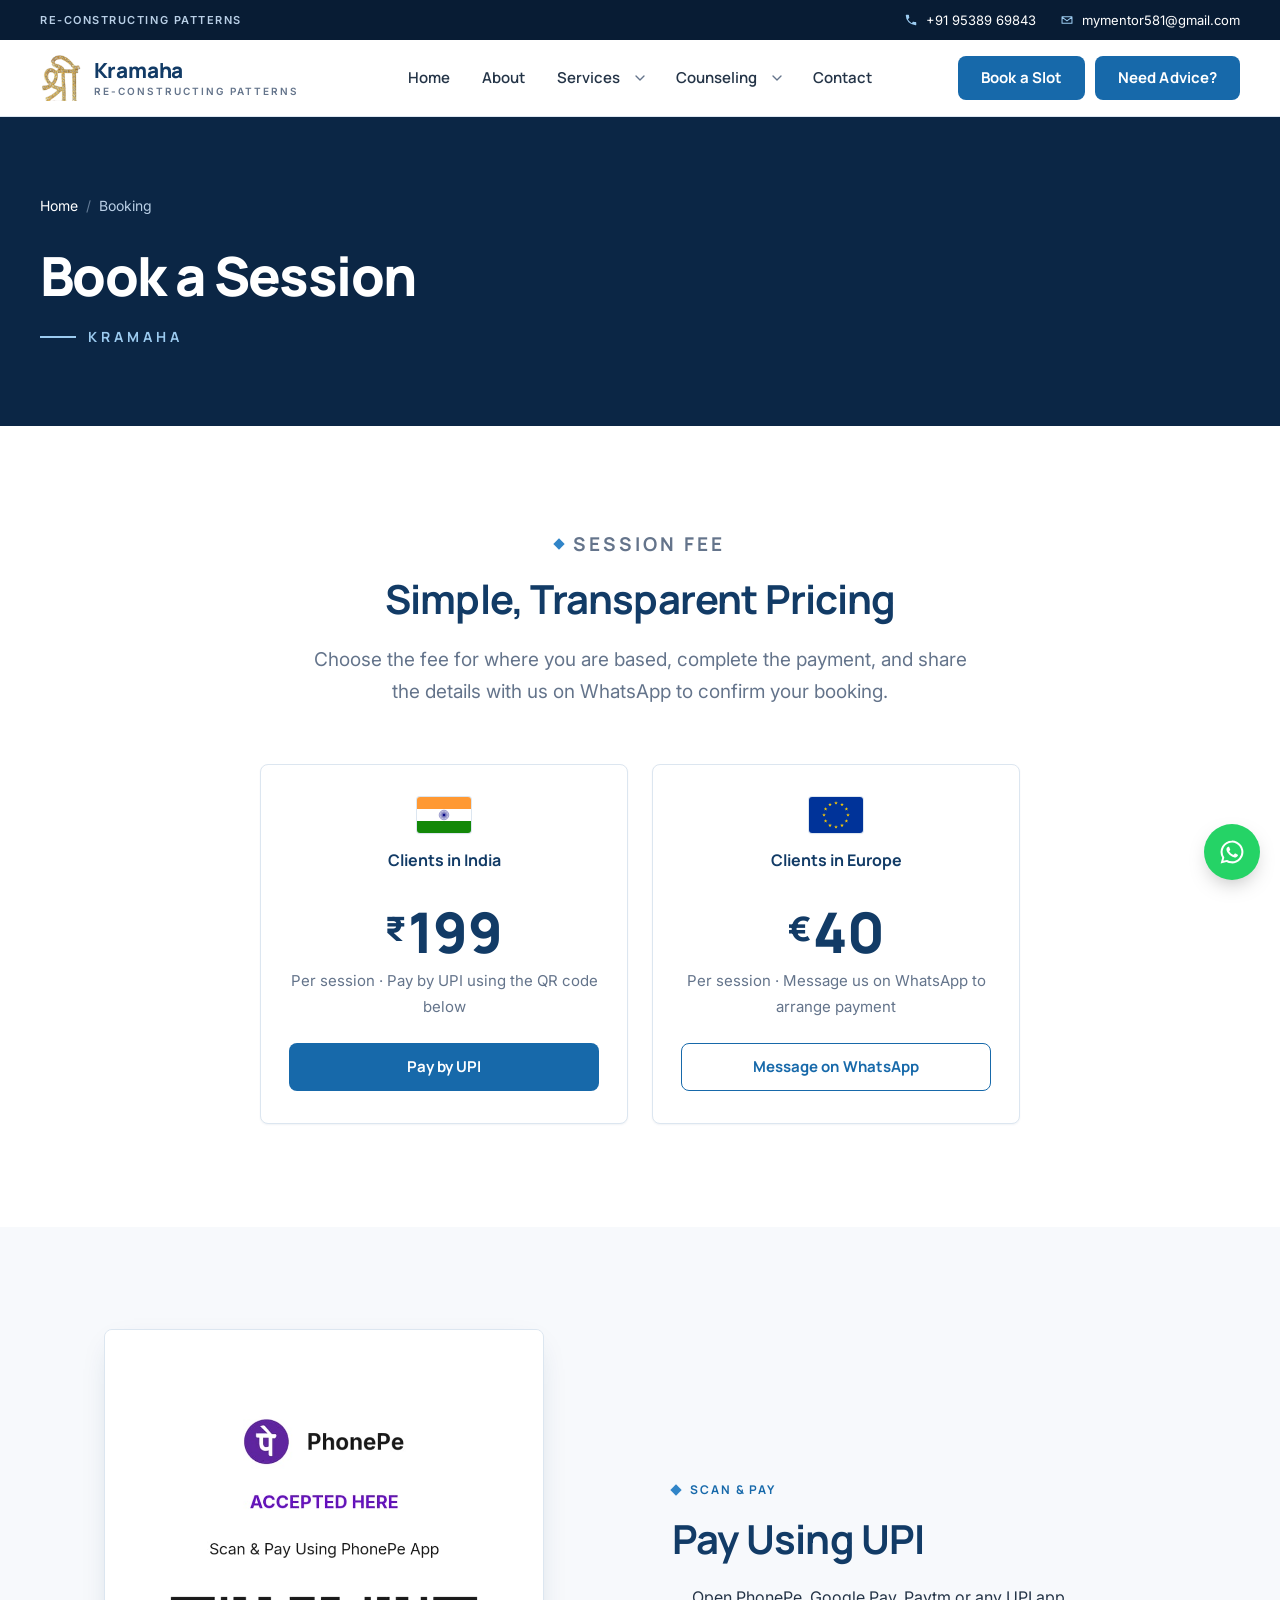
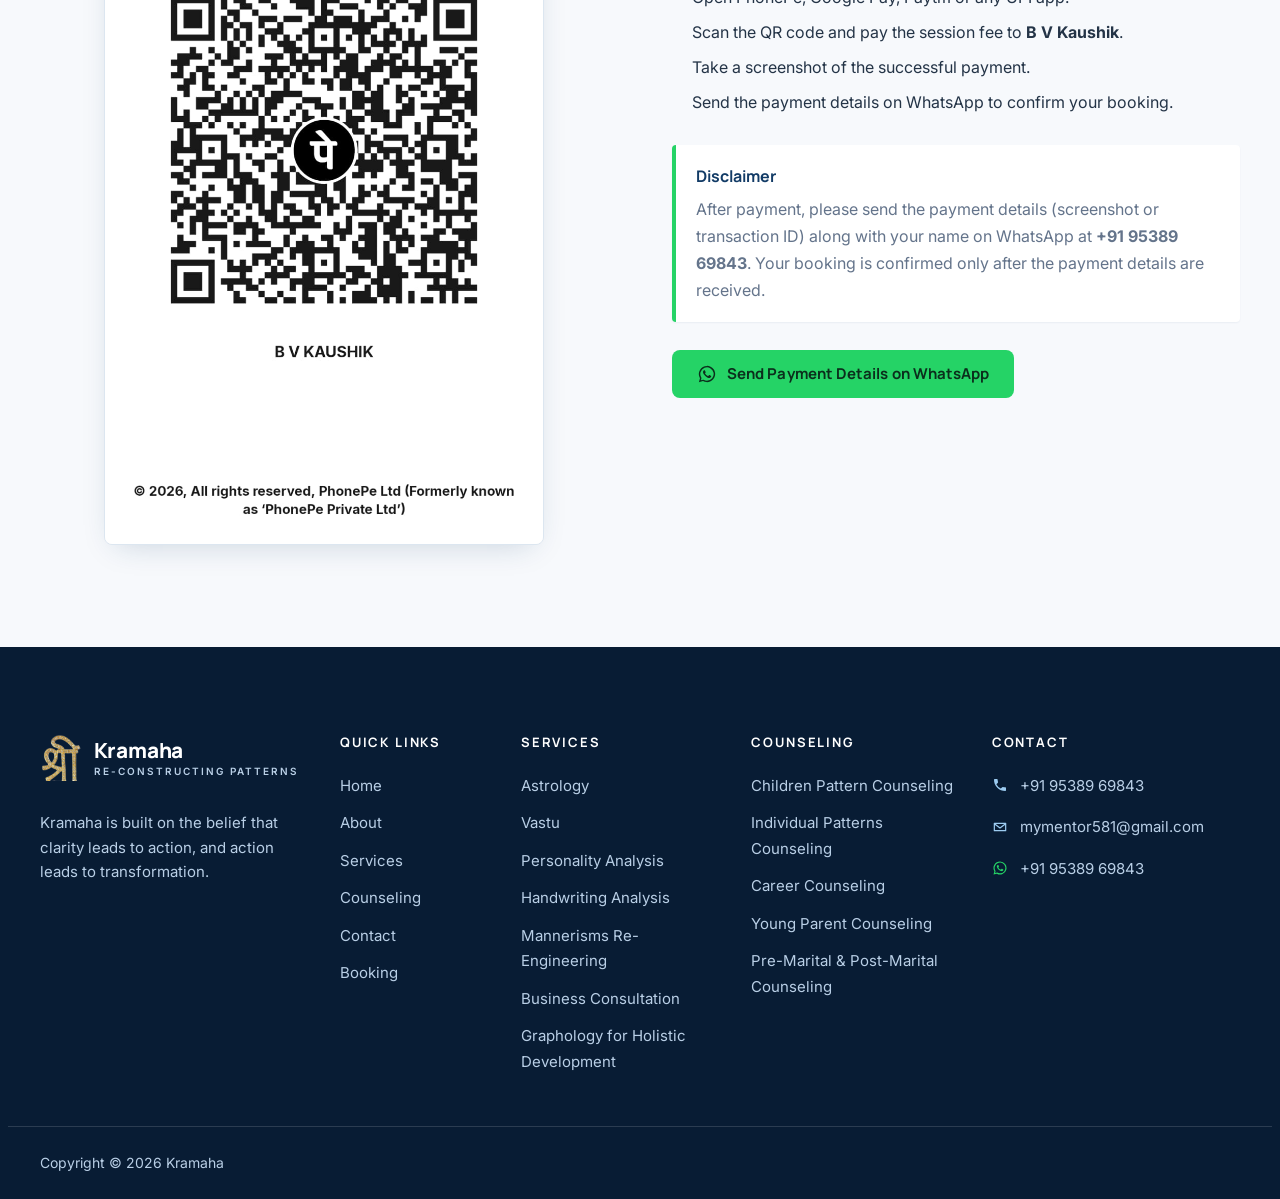
<file: booking/index.html>
<!DOCTYPE html>
<html lang="en">
<head>
  <meta charset="UTF-8">
  <meta name="viewport" content="width=device-width, initial-scale=1">
  <title>Book a Session - Kramaha</title>
  <meta name="description" content="Book a session with Kramaha. Session fee: ₹199 for clients in India, €40 for clients in Europe. Pay by UPI and share your payment details on WhatsApp.">
  <meta name="robots" content="index, follow">
  <meta name="theme-color" content="#123B66">
  <link rel="canonical" href="https://kramaha.in/booking/">

  <meta property="og:url" content="https://kramaha.in/booking/">
  <meta property="og:site_name" content="Kramaha">
  <meta property="og:locale" content="en_US">
  <meta property="og:type" content="article">
  <meta property="og:title" content="Book a Session - Kramaha">
  <meta property="og:description" content="Book a session with Kramaha. Session fee: ₹199 for clients in India, €40 for clients in Europe. Pay by UPI and share your payment details on WhatsApp.">
  <meta name="twitter:card" content="summary">
  <meta name="twitter:title" content="Book a Session - Kramaha">

  <link rel="icon" href="../assets/images/favicon-32.png" sizes="32x32">
  <link rel="icon" href="../assets/images/icon-192.png" sizes="192x192">
  <link rel="apple-touch-icon" href="../assets/images/apple-touch-icon.png">

  <link rel="preconnect" href="https://fonts.googleapis.com">
  <link rel="preconnect" href="https://fonts.gstatic.com" crossorigin>
  <link href="https://fonts.googleapis.com/css2?family=Inter:wght@400;500;600&family=Manrope:wght@500;600;700;800&family=Source+Serif+4:ital,opsz,wght@0,8..60,400;0,8..60,600;1,8..60,400&display=swap" rel="stylesheet">
  <link rel="stylesheet" href="../assets/css/styles.css">
  <script>document.documentElement.classList.add("js");</script>
</head>
<body>
  <a class="skip-link" href="#content">Skip to content</a>

  <!-- partial:header -->
  <div class="topbar">
    <div class="container topbar-inner">
      <p class="topbar-tag">Re-constructing Patterns</p>
      <ul class="topbar-contact">
        <li><a href="tel:+919538969843"><svg aria-hidden="true" viewBox="0 0 24 24" width="14" height="14"><path fill="currentColor" d="M6.6 10.8a15.1 15.1 0 0 0 6.6 6.6l2.2-2.2a1 1 0 0 1 1-.25 11.4 11.4 0 0 0 3.6.57 1 1 0 0 1 1 1V20a1 1 0 0 1-1 1A17 17 0 0 1 3 4a1 1 0 0 1 1-1h3.5a1 1 0 0 1 1 1c0 1.25.2 2.46.57 3.58a1 1 0 0 1-.25 1z"/></svg>+91 95389 69843</a></li>
        <li class="topbar-email"><a href="mailto:mymentor581@gmail.com"><svg aria-hidden="true" viewBox="0 0 24 24" width="14" height="14"><path fill="none" stroke="currentColor" stroke-width="1.8" stroke-linejoin="round" d="M3.5 6.5h17v11h-17zM3.5 7l8.5 6.5L20.5 7"/></svg>mymentor581@gmail.com</a></li>
      </ul>
    </div>
  </div>

  <header class="site-header" id="top">
    <div class="container header-inner">
      <a class="brand" href="../" aria-label="Kramaha — Home">
        <img class="brand-mark" src="../assets/images/logo.png" width="134" height="148" alt="Kramaha emblem">
        <span class="brand-text">
          <span class="brand-name">Kramaha</span>
          <span class="brand-tagline">Re-constructing Patterns</span>
        </span>
      </a>

      <button class="nav-toggle" type="button" aria-expanded="false" aria-controls="primary-nav" aria-label="Open menu">
        <span class="nav-toggle-bar"></span>
        <span class="nav-toggle-bar"></span>
        <span class="nav-toggle-bar"></span>
      </button>

      <nav class="primary-nav" id="primary-nav" aria-label="Primary">
        <ul class="nav-list">
          <li class="nav-item"><a class="nav-link" href="../">Home</a></li>
          <li class="nav-item"><a class="nav-link" href="../about/">About</a></li>
          <li class="nav-item has-sub">
            <a class="nav-link" href="../e-books/">Services</a>
            <button class="sub-toggle" type="button" aria-expanded="false" aria-controls="sub-services" aria-label="Services menu"><svg aria-hidden="true" viewBox="0 0 24 24" width="16" height="16"><path fill="none" stroke="currentColor" stroke-width="2" stroke-linecap="round" stroke-linejoin="round" d="m6 9 6 6 6-6"/></svg></button>
            <div class="submenu submenu--wide" id="sub-services">
              <div class="submenu-panel">
                <div class="submenu-col">
                  <p class="submenu-label"><a href="../e-books/#traditional">Traditional Services</a></p>
                  <ul>
                  <li><a class="submenu-link" href="../e-books/#astrology">Astrology</a></li>
                  <li><a class="submenu-link" href="../e-books/#vastu">Vastu</a></li>
                  </ul>
                </div>
                <div class="submenu-col">
                  <p class="submenu-label"><a href="../e-books/#holistic">Holistic Services</a></p>
                  <ul>
                  <li><a class="submenu-link" href="../e-books/#personality-analysis">Personality Analysis</a></li>
                  <li><a class="submenu-link" href="../e-books/#handwriting-analysis">Handwriting Analysis</a></li>
                  <li><a class="submenu-link" href="../e-books/#mannerisms-re-engineering">Mannerisms Re-Engineering</a></li>
                  <li><a class="submenu-link" href="../e-books/#business-consultation">Business Consultation</a></li>
                  <li><a class="submenu-link" href="../e-books/#graphology">Graphology for Holistic Development</a></li>
                  </ul>
                </div>
              </div>
            </div>
          </li>
          <li class="nav-item has-sub">
            <a class="nav-link" href="../courses/">Counseling</a>
            <button class="sub-toggle" type="button" aria-expanded="false" aria-controls="sub-counseling" aria-label="Counseling menu"><svg aria-hidden="true" viewBox="0 0 24 24" width="16" height="16"><path fill="none" stroke="currentColor" stroke-width="2" stroke-linecap="round" stroke-linejoin="round" d="m6 9 6 6 6-6"/></svg></button>
            <div class="submenu" id="sub-counseling">
              <div class="submenu-panel">
                <div class="submenu-col">
                  <ul>
                  <li><a class="submenu-link" href="../courses/#children-pattern">Children Pattern Counseling</a></li>
                  <li><a class="submenu-link" href="../courses/#individual-patterns">Individual Patterns Counseling</a></li>
                  <li><a class="submenu-link" href="../courses/#career">Career Counseling</a></li>
                  <li><a class="submenu-link" href="../courses/#young-parent">Young Parent Counseling</a></li>
                  <li><a class="submenu-link" href="../courses/#marital">Pre-Marital &amp; Post-Marital Counseling</a></li>
                  </ul>
                </div>
              </div>
            </div>
          </li>
          <li class="nav-item"><a class="nav-link" href="../contact/">Contact</a></li>
          <li class="nav-item nav-cta-item"><a class="btn btn-primary nav-cta" href="../booking/" aria-current="page">Book a Slot</a><a class="btn btn-primary nav-cta" href="../contact/#conversation" data-open-advice aria-haspopup="dialog">Need Advice?</a></li>
        </ul>
      </nav>
    </div>
  </header>
  <!-- /partial:header -->

  <main id="content">

    <!-- ============ Page hero ============ -->
    <section class="page-hero grid-texture on-dark" aria-labelledby="page-title">
      <div class="container page-hero-copy reveal">
        <nav aria-label="Breadcrumb">
          <ol class="breadcrumb">
            <li><a href="../">Home</a></li>
            <li><span aria-current="page">Booking</span></li>
          </ol>
        </nav>
        <h1 id="page-title">Book a Session</h1>
        <p class="kicker kicker--after"><span class="kicker-line" aria-hidden="true"></span>Kramaha</p>
      </div>
    </section>

    <!-- ============ Pricing ============ -->
    <section class="section" aria-labelledby="pricing-title">
      <div class="container">
        <div class="section-head section-head--center reveal">
          <p class="eyebrow">Session fee</p>
          <h2 id="pricing-title">Simple, Transparent Pricing</h2>
          <p>Choose the fee for where you are based, complete the payment, and share the details with us on WhatsApp to confirm your booking.</p>
        </div>

        <div class="pricing-grid">
          <article class="price-card reveal">
            <svg class="price-flag" viewBox="0 0 90 60" width="54" height="36" role="img" aria-label="Flag of India"><rect width="90" height="20" fill="#FF9933"/><rect y="20" width="90" height="20" fill="#FFFFFF"/><rect y="40" width="90" height="20" fill="#138808"/><g stroke="#000080" stroke-width=".6" fill="none"><circle cx="45" cy="30" r="8"/><line x1="45" y1="30" x2="45.00" y2="22.80"/><line x1="45" y1="30" x2="46.86" y2="23.05"/><line x1="45" y1="30" x2="48.60" y2="23.76"/><line x1="45" y1="30" x2="50.09" y2="24.91"/><line x1="45" y1="30" x2="51.24" y2="26.40"/><line x1="45" y1="30" x2="51.95" y2="28.14"/><line x1="45" y1="30" x2="52.20" y2="30.00"/><line x1="45" y1="30" x2="51.95" y2="31.86"/><line x1="45" y1="30" x2="51.24" y2="33.60"/><line x1="45" y1="30" x2="50.09" y2="35.09"/><line x1="45" y1="30" x2="48.60" y2="36.24"/><line x1="45" y1="30" x2="46.86" y2="36.95"/><line x1="45" y1="30" x2="45.00" y2="37.20"/><line x1="45" y1="30" x2="43.14" y2="36.95"/><line x1="45" y1="30" x2="41.40" y2="36.24"/><line x1="45" y1="30" x2="39.91" y2="35.09"/><line x1="45" y1="30" x2="38.76" y2="33.60"/><line x1="45" y1="30" x2="38.05" y2="31.86"/><line x1="45" y1="30" x2="37.80" y2="30.00"/><line x1="45" y1="30" x2="38.05" y2="28.14"/><line x1="45" y1="30" x2="38.76" y2="26.40"/><line x1="45" y1="30" x2="39.91" y2="24.91"/><line x1="45" y1="30" x2="41.40" y2="23.76"/><line x1="45" y1="30" x2="43.14" y2="23.05"/></g><circle cx="45" cy="30" r="1.4" fill="#000080"/></svg>
            <p class="price-region">Clients in India</p>
            <p class="price-amount"><span class="price-currency">₹</span>199</p>
            <p class="price-note">Per session · Pay by UPI using the QR code below</p>
            <a class="btn btn-primary btn-block" href="#pay">Pay by UPI</a>
          </article>
          <article class="price-card reveal">
            <svg class="price-flag" viewBox="0 0 90 60" width="54" height="36" role="img" aria-label="Flag of the European Union"><rect width="90" height="60" fill="#003399"/><g fill="#FFCC00"><polygon points="45.00,6.70 45.74,8.98 48.14,8.98 46.20,10.39 46.94,12.67 45.00,11.26 43.06,12.67 43.80,10.39 41.86,8.98 44.26,8.98"/><polygon points="55.00,9.38 55.74,11.66 58.14,11.66 56.20,13.07 56.94,15.35 55.00,13.94 53.06,15.35 53.80,13.07 51.86,11.66 54.26,11.66"/><polygon points="62.32,16.70 63.06,18.98 65.46,18.98 63.52,20.39 64.26,22.67 62.32,21.26 60.38,22.67 61.12,20.39 59.18,18.98 61.58,18.98"/><polygon points="65.00,26.70 65.74,28.98 68.14,28.98 66.20,30.39 66.94,32.67 65.00,31.26 63.06,32.67 63.80,30.39 61.86,28.98 64.26,28.98"/><polygon points="62.32,36.70 63.06,38.98 65.46,38.98 63.52,40.39 64.26,42.67 62.32,41.26 60.38,42.67 61.12,40.39 59.18,38.98 61.58,38.98"/><polygon points="55.00,44.02 55.74,46.30 58.14,46.30 56.20,47.71 56.94,49.99 55.00,48.58 53.06,49.99 53.80,47.71 51.86,46.30 54.26,46.30"/><polygon points="45.00,46.70 45.74,48.98 48.14,48.98 46.20,50.39 46.94,52.67 45.00,51.26 43.06,52.67 43.80,50.39 41.86,48.98 44.26,48.98"/><polygon points="35.00,44.02 35.74,46.30 38.14,46.30 36.20,47.71 36.94,49.99 35.00,48.58 33.06,49.99 33.80,47.71 31.86,46.30 34.26,46.30"/><polygon points="27.68,36.70 28.42,38.98 30.82,38.98 28.88,40.39 29.62,42.67 27.68,41.26 25.74,42.67 26.48,40.39 24.54,38.98 26.94,38.98"/><polygon points="25.00,26.70 25.74,28.98 28.14,28.98 26.20,30.39 26.94,32.67 25.00,31.26 23.06,32.67 23.80,30.39 21.86,28.98 24.26,28.98"/><polygon points="27.68,16.70 28.42,18.98 30.82,18.98 28.88,20.39 29.62,22.67 27.68,21.26 25.74,22.67 26.48,20.39 24.54,18.98 26.94,18.98"/><polygon points="35.00,9.38 35.74,11.66 38.14,11.66 36.20,13.07 36.94,15.35 35.00,13.94 33.06,15.35 33.80,13.07 31.86,11.66 34.26,11.66"/></g></svg>
            <p class="price-region">Clients in Europe</p>
            <p class="price-amount"><span class="price-currency">€</span>40</p>
            <p class="price-note">Per session · Message us on WhatsApp to arrange payment</p>
            <a class="btn btn-outline btn-block" href="https://wa.me/919538969843" target="_blank" rel="noopener">Message on WhatsApp</a>
          </article>
        </div>
      </div>
    </section>

    <!-- ============ UPI QR + disclaimer ============ -->
    <section class="section bg-neutral" id="pay" aria-labelledby="pay-title">
      <div class="container pay-grid">
        <figure class="pay-qr reveal">
          <img src="../assets/images/upi-qr.png" width="861" height="1600" alt="PhonePe UPI QR code for payments to B V Kaushik" loading="lazy">
        </figure>

        <div class="pay-copy reveal">
          <p class="eyebrow">Scan &amp; pay</p>
          <h2 id="pay-title">Pay Using UPI</h2>
          <ol class="pay-steps">
            <li>Open PhonePe, Google Pay, Paytm or any UPI app.</li>
            <li>Scan the QR code and pay the session fee to <strong>B V Kaushik</strong>.</li>
            <li>Take a screenshot of the successful payment.</li>
            <li>Send the payment details on WhatsApp to confirm your booking.</li>
          </ol>

          <div class="pay-disclaimer" role="note">
            <p class="pay-disclaimer-title">Disclaimer</p>
            <p>After payment, please send the payment details (screenshot or transaction ID) along with your name on WhatsApp at <strong>+91 95389 69843</strong>. Your booking is confirmed only after the payment details are received.</p>
          </div>

          <a class="btn btn-whatsapp" href="https://wa.me/919538969843?text=Hi%2C%20I%20have%20made%20the%20payment%20for%20a%20session.%20Sharing%20the%20payment%20details." target="_blank" rel="noopener">
            <svg aria-hidden="true" viewBox="0 0 32 32" width="20" height="20"><path fill="currentColor" d="M16 3a13 13 0 0 0-11.2 19.6L3 29l6.6-1.7A13 13 0 1 0 16 3zm0 23.7a10.7 10.7 0 0 1-5.5-1.5l-.4-.2-3.9 1 1-3.8-.2-.4A10.7 10.7 0 1 1 16 26.7zm5.9-8c-.3-.2-1.9-1-2.2-1s-.5-.2-.7.2-.8 1-1 1.2-.4.2-.7 0a8.8 8.8 0 0 1-4.4-3.8c-.3-.6.3-.5 1-1.7.1-.2 0-.4 0-.6l-1-2.4c-.3-.6-.5-.5-.7-.5h-.6a1.2 1.2 0 0 0-.9.4 3.6 3.6 0 0 0-1.1 2.7 6.3 6.3 0 0 0 1.3 3.3 14.4 14.4 0 0 0 5.5 4.9c2 .9 2.9 1 3.9.8a3.3 3.3 0 0 0 2.2-1.5 2.7 2.7 0 0 0 .2-1.5c-.1-.2-.3-.3-.6-.4z"/></svg>
            Send Payment Details on WhatsApp
          </a>
        </div>
      </div>
    </section>
  </main>

  <!-- partial:footer -->
  <footer class="site-footer">
    <div class="container footer-grid">
      <div class="footer-brand">
        <a class="brand" href="../" aria-label="Kramaha — Home">
          <img class="brand-mark" src="../assets/images/logo.png" width="134" height="148" alt="Kramaha emblem" loading="lazy">
          <span class="brand-text">
            <span class="brand-name">Kramaha</span>
            <span class="brand-tagline">Re-constructing Patterns</span>
          </span>
        </a>
        <p>Kramaha is built on the belief that clarity leads to action, and action leads to transformation.</p>
      </div>

      <nav class="footer-col" aria-label="Footer">
        <h2 class="footer-title">Quick Links</h2>
        <ul class="footer-links">
          <li><a href="../">Home</a></li>
          <li><a href="../about/">About</a></li>
          <li><a href="../e-books/">Services</a></li>
          <li><a href="../courses/">Counseling</a></li>
          <li><a href="../contact/">Contact</a></li>
          <li><a href="../booking/">Booking</a></li>
        </ul>
      </nav>

      <div class="footer-col">
        <h2 class="footer-title">Services</h2>
        <ul class="footer-links">
          <li><a href="../e-books/#astrology">Astrology</a></li>
          <li><a href="../e-books/#vastu">Vastu</a></li>
          <li><a href="../e-books/#personality-analysis">Personality Analysis</a></li>
          <li><a href="../e-books/#handwriting-analysis">Handwriting Analysis</a></li>
          <li><a href="../e-books/#mannerisms-re-engineering">Mannerisms Re-Engineering</a></li>
          <li><a href="../e-books/#business-consultation">Business Consultation</a></li>
          <li><a href="../e-books/#graphology">Graphology for Holistic Development</a></li>
        </ul>
      </div>

      <div class="footer-col">
        <h2 class="footer-title">Counseling</h2>
        <ul class="footer-links">
          <li><a href="../courses/#children-pattern">Children Pattern Counseling</a></li>
          <li><a href="../courses/#individual-patterns">Individual Patterns Counseling</a></li>
          <li><a href="../courses/#career">Career Counseling</a></li>
          <li><a href="../courses/#young-parent">Young Parent Counseling</a></li>
          <li><a href="../courses/#marital">Pre-Marital &amp; Post-Marital Counseling</a></li>
        </ul>
      </div>

      <div class="footer-col footer-col--contact">
        <h2 class="footer-title">Contact</h2>
        <ul class="footer-links footer-contact">
          <li><svg aria-hidden="true" viewBox="0 0 24 24" width="16" height="16"><path fill="currentColor" d="M6.6 10.8a15.1 15.1 0 0 0 6.6 6.6l2.2-2.2a1 1 0 0 1 1-.25 11.4 11.4 0 0 0 3.6.57 1 1 0 0 1 1 1V20a1 1 0 0 1-1 1A17 17 0 0 1 3 4a1 1 0 0 1 1-1h3.5a1 1 0 0 1 1 1c0 1.25.2 2.46.57 3.58a1 1 0 0 1-.25 1z"/></svg><a href="tel:+919538969843">+91 95389 69843</a></li>
          <li><svg aria-hidden="true" viewBox="0 0 24 24" width="16" height="16"><path fill="none" stroke="currentColor" stroke-width="1.8" stroke-linejoin="round" d="M3.5 6.5h17v11h-17zM3.5 7l8.5 6.5L20.5 7"/></svg><a href="mailto:mymentor581@gmail.com">mymentor581@gmail.com</a></li>
          <li class="is-whatsapp"><svg aria-hidden="true" viewBox="0 0 32 32" width="16" height="16"><path fill="currentColor" d="M16 3a13 13 0 0 0-11.2 19.6L3 29l6.6-1.7A13 13 0 1 0 16 3zm0 23.7a10.7 10.7 0 0 1-5.5-1.5l-.4-.2-3.9 1 1-3.8-.2-.4A10.7 10.7 0 1 1 16 26.7zm5.9-8c-.3-.2-1.9-1-2.2-1s-.5-.2-.7.2-.8 1-1 1.2-.4.2-.7 0a8.8 8.8 0 0 1-4.4-3.8c-.3-.6.3-.5 1-1.7.1-.2 0-.4 0-.6l-1-2.4c-.3-.6-.5-.5-.7-.5h-.6a1.2 1.2 0 0 0-.9.4 3.6 3.6 0 0 0-1.1 2.7 6.3 6.3 0 0 0 1.3 3.3 14.4 14.4 0 0 0 5.5 4.9c2 .9 2.9 1 3.9.8a3.3 3.3 0 0 0 2.2-1.5 2.7 2.7 0 0 0 .2-1.5c-.1-.2-.3-.3-.6-.4z"/></svg><a href="https://wa.me/919538969843" target="_blank" rel="noopener" aria-label="WhatsApp +91 95389 69843">+91 95389 69843</a></li>
        </ul>
      </div>
    </div>

    <div class="container footer-bottom">
      <div class="footer-meta">
        <p>Copyright © <span data-year>2026</span> Kramaha</p>
      </div>
    </div>
  </footer>

  <!-- Need Advice? popup form (same fields + FormSubmit endpoint as the contact form) -->
  <dialog class="advice-modal" id="advice-modal" aria-labelledby="am-title">
    <div class="advice-modal-head">
      <div>
        <h2 id="am-title">Need Advice?</h2>
        <p>Sometimes all it takes is one thoughtful conversation to bring clarity.</p>
      </div>
      <button class="advice-modal-close" type="button" aria-label="Close" data-close-advice>
        <svg viewBox="0 0 24 24" width="22" height="22" aria-hidden="true"><path fill="none" stroke="currentColor" stroke-width="2" stroke-linecap="round" d="M6 6l12 12M18 6 6 18"/></svg>
      </button>
    </div>
    <form class="contact-form" id="advice-form" action="https://formsubmit.co/mymentor581@gmail.com" method="POST" novalidate>
      <input type="hidden" name="_captcha" value="false">
      <input type="hidden" name="_subject" value="New Website Contact Form Submission">
      <input type="hidden" name="_template" value="table">
      <input type="text" name="_honey" class="visually-hidden" tabindex="-1" autocomplete="off" aria-hidden="true">

      <div class="form-row">
        <div class="field">
          <label for="am-name">Your Name (required)</label>
          <input id="am-name" type="text" name="name" autocomplete="name" required aria-describedby="am-name-error">
          <p class="field-error" id="am-name-error" aria-live="polite"></p>
        </div>
        <div class="field">
          <label for="am-email">Your Email (required)</label>
          <input id="am-email" type="email" name="email" autocomplete="email" required aria-describedby="am-email-error">
          <p class="field-error" id="am-email-error" aria-live="polite"></p>
        </div>
      </div>

      <div class="form-row">
        <div class="field">
          <label for="am-service">Select Service</label>
          <div class="select-wrap">
            <select id="am-service" name="service" required aria-describedby="am-service-error">
              <option value="">Choose a Service</option>
              <option value="Personality Analysis">Personality Analysis</option>
              <option value="Handwriting Analysis">Handwriting Analysis</option>
              <option value="Mannerisms Re-Engineering">Mannerisms Re-Engineering</option>
              <option value="Business Consultation">Business Consultation</option>
              <option value="Graphology for Holistic Development">Graphology for Holistic Development</option>
            </select>
          </div>
          <p class="field-error" id="am-service-error" aria-live="polite"></p>
        </div>
        <div class="field">
          <label for="am-subject">Subject</label>
          <input id="am-subject" type="text" name="subject">
        </div>
      </div>

      <div class="field">
        <label for="am-message">Your Message</label>
        <textarea id="am-message" name="message" rows="4" required aria-describedby="am-message-error"></textarea>
        <p class="field-error" id="am-message-error" aria-live="polite"></p>
      </div>

      <button type="submit" class="btn btn-primary btn-block">
        <span class="btn-label">Send Message</span>
      </button>
      <div class="form-status" role="status" aria-live="polite" hidden></div>
    </form>
  </dialog>

  <button class="to-top" type="button" aria-label="Back to top"><svg aria-hidden="true" viewBox="0 0 24 24" width="20" height="20"><path fill="none" stroke="currentColor" stroke-width="2" stroke-linecap="round" stroke-linejoin="round" d="M12 19V5M6 11l6-6 6 6"/></svg></button>

  <!-- WhatsApp chat (existing click-to-chat number) -->
  <a class="whatsapp-fab" href="https://wa.me/919538969843" target="_blank" rel="noopener" aria-label="Chat on WhatsApp">
    <span class="whatsapp-fab-label" aria-hidden="true">Chat with us</span>
    <svg aria-hidden="true" viewBox="0 0 32 32" width="28" height="28"><path fill="currentColor" d="M16 3a13 13 0 0 0-11.2 19.6L3 29l6.6-1.7A13 13 0 1 0 16 3zm0 23.7a10.7 10.7 0 0 1-5.5-1.5l-.4-.2-3.9 1 1-3.8-.2-.4A10.7 10.7 0 1 1 16 26.7zm5.9-8c-.3-.2-1.9-1-2.2-1s-.5-.2-.7.2-.8 1-1 1.2-.4.2-.7 0a8.8 8.8 0 0 1-4.4-3.8c-.3-.6.3-.5 1-1.7.1-.2 0-.4 0-.6l-1-2.4c-.3-.6-.5-.5-.7-.5h-.6a1.2 1.2 0 0 0-.9.4 3.6 3.6 0 0 0-1.1 2.7 6.3 6.3 0 0 0 1.3 3.3 14.4 14.4 0 0 0 5.5 4.9c2 .9 2.9 1 3.9.8a3.3 3.3 0 0 0 2.2-1.5 2.7 2.7 0 0 0 .2-1.5c-.1-.2-.3-.3-.6-.4z"/></svg>
  </a>
  <!-- /partial:footer -->

  <script src="../assets/js/main.js" defer></script>
</body>
</html>
</file>
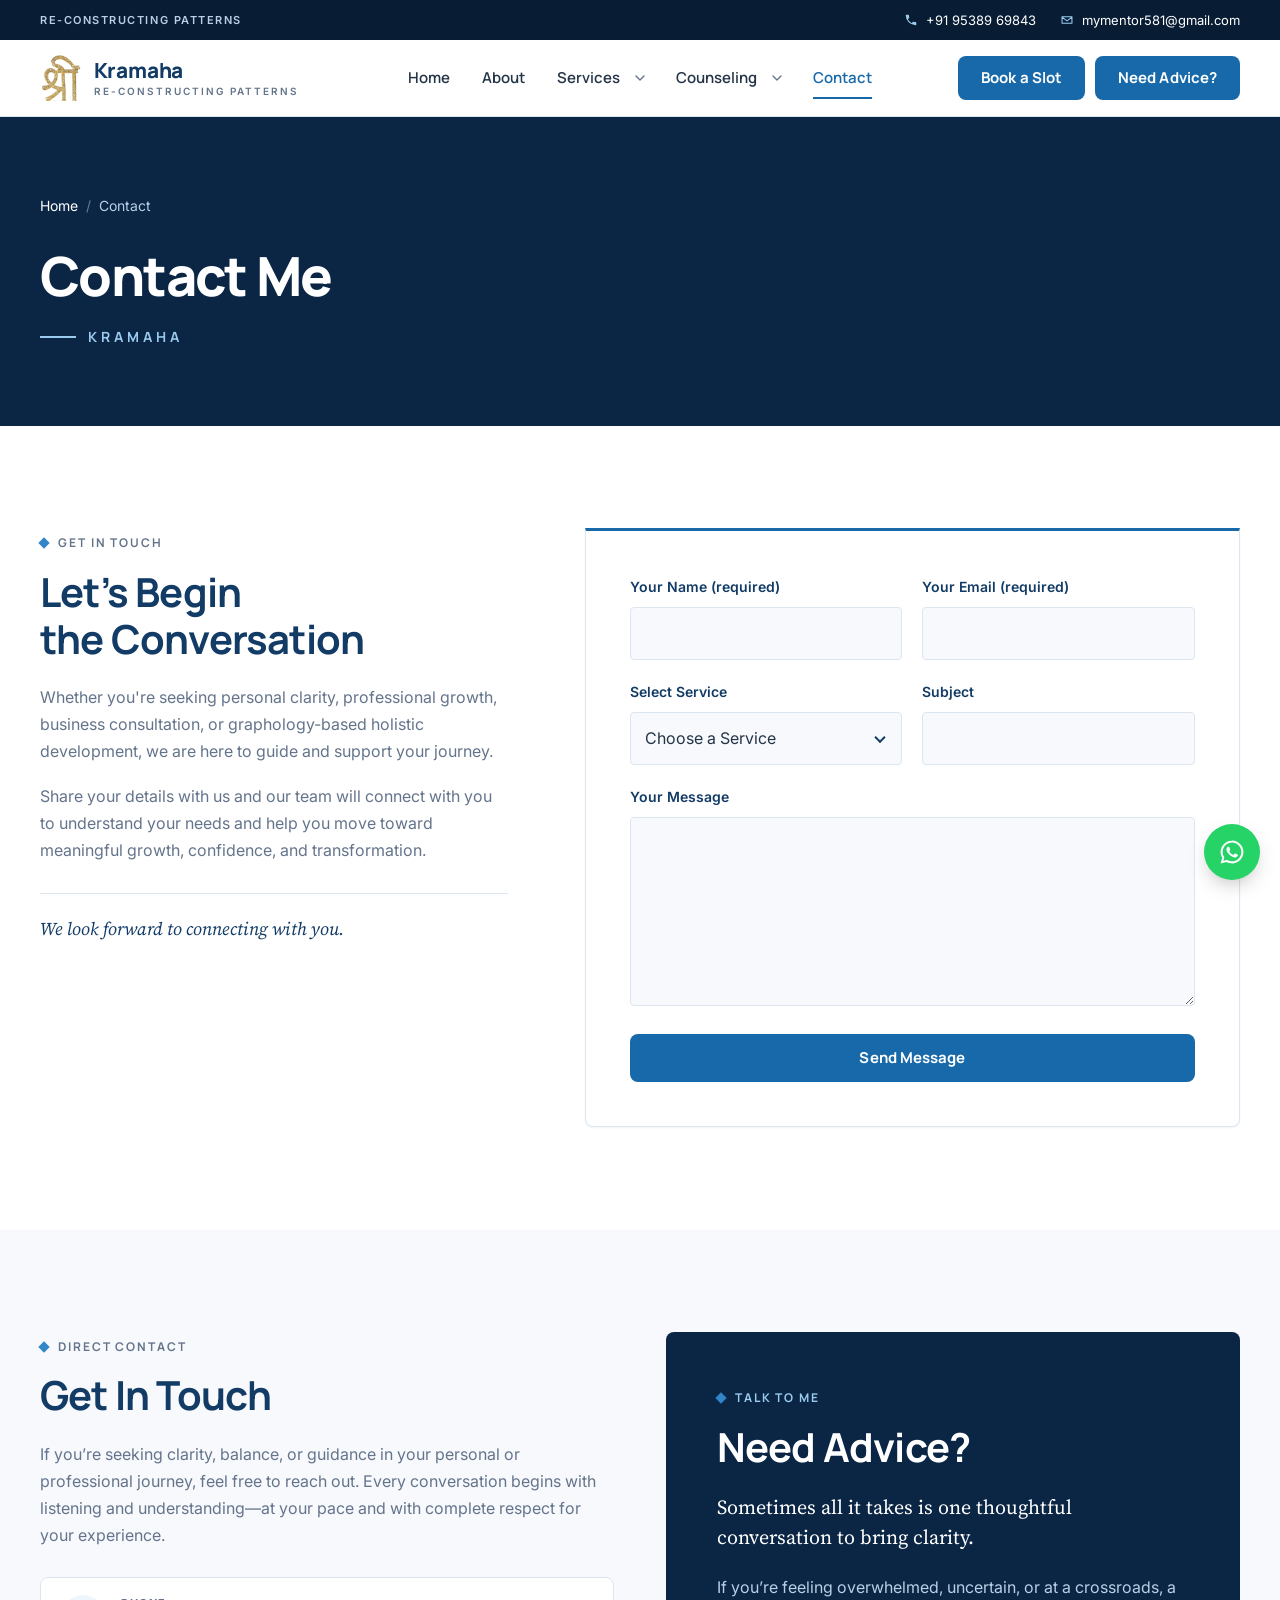
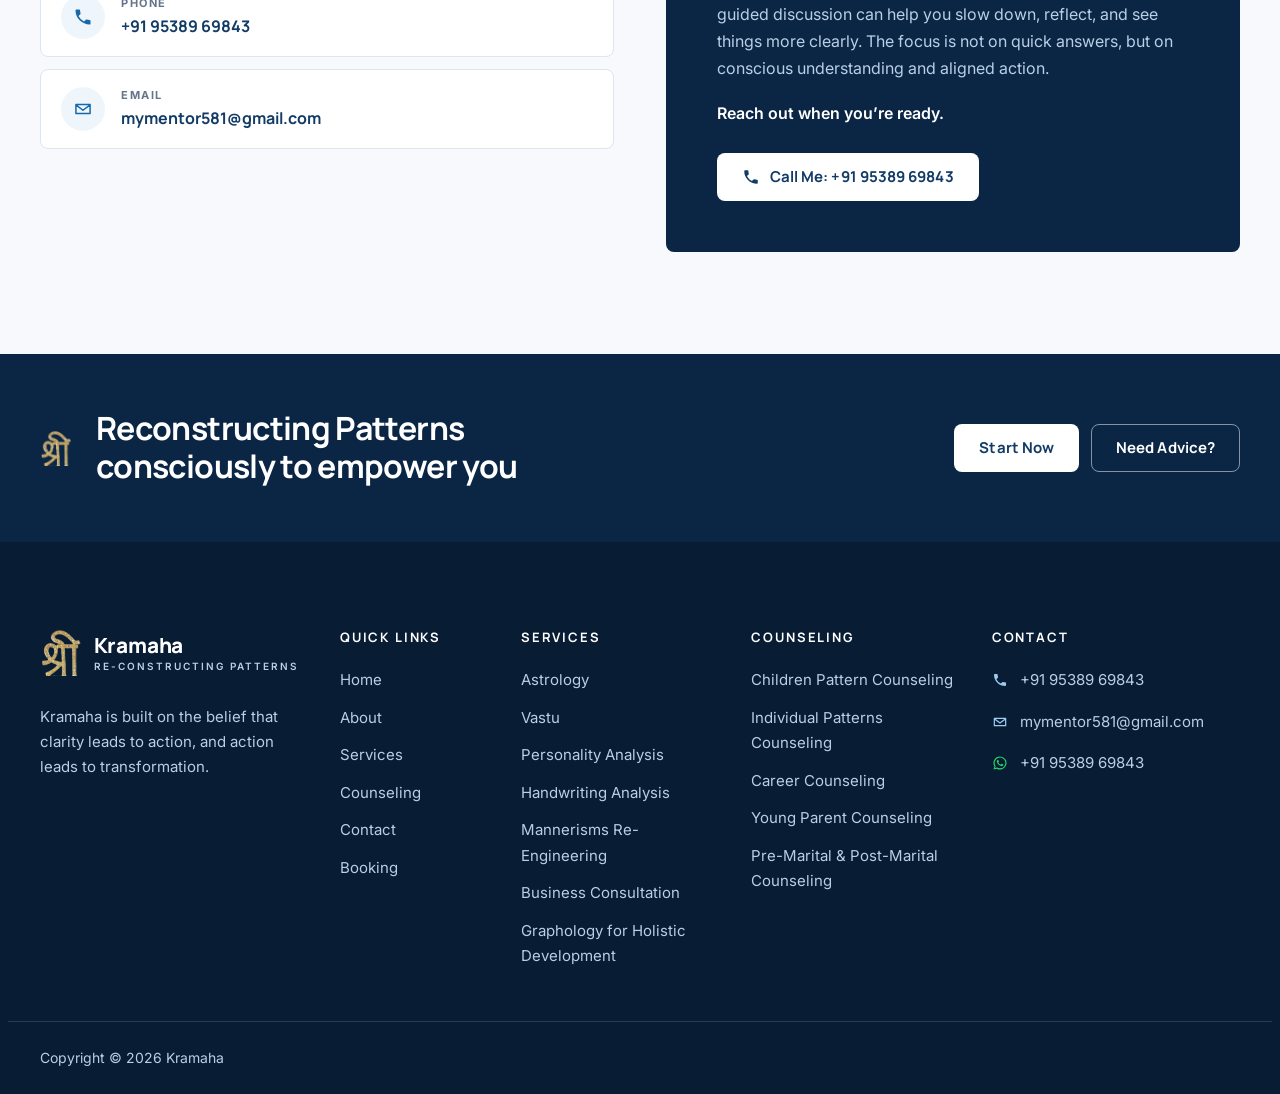
<file: contact/index.html>
<!DOCTYPE html>
<html lang="en">
<head>
  <meta charset="UTF-8">
  <meta name="viewport" content="width=device-width, initial-scale=1">
  <title>Contact - Kramaha</title>
  <meta name="description" content="Let’s Begin the Conversation. Whether you're seeking personal clarity, professional growth, business consultation, or graphology-based holistic development, we are here to guide and support your journey.">
  <meta name="robots" content="index, follow">
  <meta name="theme-color" content="#123B66">
  <link rel="canonical" href="https://kramaha.in/contact/">

  <meta property="og:url" content="https://kramaha.in/contact/">
  <meta property="og:site_name" content="Kramaha">
  <meta property="og:locale" content="en_US">
  <meta property="og:type" content="article">
  <meta property="og:title" content="Contact - Kramaha">
  <meta property="og:description" content="Share your details with us and our team will connect with you to understand your needs and help you move toward meaningful growth, confidence, and transformation.">
  <meta name="twitter:card" content="summary">
  <meta name="twitter:title" content="Contact - Kramaha">

  <link rel="icon" href="../assets/images/favicon-32.png" sizes="32x32">
  <link rel="icon" href="../assets/images/icon-192.png" sizes="192x192">
  <link rel="apple-touch-icon" href="../assets/images/apple-touch-icon.png">

  <link rel="preconnect" href="https://fonts.googleapis.com">
  <link rel="preconnect" href="https://fonts.gstatic.com" crossorigin>
  <link href="https://fonts.googleapis.com/css2?family=Inter:wght@400;500;600&family=Manrope:wght@500;600;700;800&family=Source+Serif+4:ital,opsz,wght@0,8..60,400;0,8..60,600;1,8..60,400&display=swap" rel="stylesheet">
  <link rel="stylesheet" href="../assets/css/styles.css">
  <script>document.documentElement.classList.add("js");</script>
</head>
<body>
  <a class="skip-link" href="#content">Skip to content</a>

  <!-- partial:header -->
  <div class="topbar">
    <div class="container topbar-inner">
      <p class="topbar-tag">Re-constructing Patterns</p>
      <ul class="topbar-contact">
        <li><a href="tel:+919538969843"><svg aria-hidden="true" viewBox="0 0 24 24" width="14" height="14"><path fill="currentColor" d="M6.6 10.8a15.1 15.1 0 0 0 6.6 6.6l2.2-2.2a1 1 0 0 1 1-.25 11.4 11.4 0 0 0 3.6.57 1 1 0 0 1 1 1V20a1 1 0 0 1-1 1A17 17 0 0 1 3 4a1 1 0 0 1 1-1h3.5a1 1 0 0 1 1 1c0 1.25.2 2.46.57 3.58a1 1 0 0 1-.25 1z"/></svg>+91 95389 69843</a></li>
        <li class="topbar-email"><a href="mailto:mymentor581@gmail.com"><svg aria-hidden="true" viewBox="0 0 24 24" width="14" height="14"><path fill="none" stroke="currentColor" stroke-width="1.8" stroke-linejoin="round" d="M3.5 6.5h17v11h-17zM3.5 7l8.5 6.5L20.5 7"/></svg>mymentor581@gmail.com</a></li>
      </ul>
    </div>
  </div>

  <header class="site-header" id="top">
    <div class="container header-inner">
      <a class="brand" href="../" aria-label="Kramaha — Home">
        <img class="brand-mark" src="../assets/images/logo.png" width="134" height="148" alt="Kramaha emblem">
        <span class="brand-text">
          <span class="brand-name">Kramaha</span>
          <span class="brand-tagline">Re-constructing Patterns</span>
        </span>
      </a>

      <button class="nav-toggle" type="button" aria-expanded="false" aria-controls="primary-nav" aria-label="Open menu">
        <span class="nav-toggle-bar"></span>
        <span class="nav-toggle-bar"></span>
        <span class="nav-toggle-bar"></span>
      </button>

      <nav class="primary-nav" id="primary-nav" aria-label="Primary">
        <ul class="nav-list">
          <li class="nav-item"><a class="nav-link" href="../">Home</a></li>
          <li class="nav-item"><a class="nav-link" href="../about/">About</a></li>
          <li class="nav-item has-sub">
            <a class="nav-link" href="../e-books/">Services</a>
            <button class="sub-toggle" type="button" aria-expanded="false" aria-controls="sub-services" aria-label="Services menu"><svg aria-hidden="true" viewBox="0 0 24 24" width="16" height="16"><path fill="none" stroke="currentColor" stroke-width="2" stroke-linecap="round" stroke-linejoin="round" d="m6 9 6 6 6-6"/></svg></button>
            <div class="submenu submenu--wide" id="sub-services">
              <div class="submenu-panel">
                <div class="submenu-col">
                  <p class="submenu-label"><a href="../e-books/#traditional">Traditional Services</a></p>
                  <ul>
                  <li><a class="submenu-link" href="../e-books/#astrology">Astrology</a></li>
                  <li><a class="submenu-link" href="../e-books/#vastu">Vastu</a></li>
                  </ul>
                </div>
                <div class="submenu-col">
                  <p class="submenu-label"><a href="../e-books/#holistic">Holistic Services</a></p>
                  <ul>
                  <li><a class="submenu-link" href="../e-books/#personality-analysis">Personality Analysis</a></li>
                  <li><a class="submenu-link" href="../e-books/#handwriting-analysis">Handwriting Analysis</a></li>
                  <li><a class="submenu-link" href="../e-books/#mannerisms-re-engineering">Mannerisms Re-Engineering</a></li>
                  <li><a class="submenu-link" href="../e-books/#business-consultation">Business Consultation</a></li>
                  <li><a class="submenu-link" href="../e-books/#graphology">Graphology for Holistic Development</a></li>
                  </ul>
                </div>
              </div>
            </div>
          </li>
          <li class="nav-item has-sub">
            <a class="nav-link" href="../courses/">Counseling</a>
            <button class="sub-toggle" type="button" aria-expanded="false" aria-controls="sub-counseling" aria-label="Counseling menu"><svg aria-hidden="true" viewBox="0 0 24 24" width="16" height="16"><path fill="none" stroke="currentColor" stroke-width="2" stroke-linecap="round" stroke-linejoin="round" d="m6 9 6 6 6-6"/></svg></button>
            <div class="submenu" id="sub-counseling">
              <div class="submenu-panel">
                <div class="submenu-col">
                  <ul>
                  <li><a class="submenu-link" href="../courses/#children-pattern">Children Pattern Counseling</a></li>
                  <li><a class="submenu-link" href="../courses/#individual-patterns">Individual Patterns Counseling</a></li>
                  <li><a class="submenu-link" href="../courses/#career">Career Counseling</a></li>
                  <li><a class="submenu-link" href="../courses/#young-parent">Young Parent Counseling</a></li>
                  <li><a class="submenu-link" href="../courses/#marital">Pre-Marital &amp; Post-Marital Counseling</a></li>
                  </ul>
                </div>
              </div>
            </div>
          </li>
          <li class="nav-item"><a class="nav-link" href="../contact/" aria-current="page">Contact</a></li>
          <li class="nav-item nav-cta-item"><a class="btn btn-primary nav-cta" href="../booking/">Book a Slot</a><a class="btn btn-primary nav-cta" href="../contact/#conversation" data-open-advice aria-haspopup="dialog">Need Advice?</a></li>
        </ul>
      </nav>
    </div>
  </header>
  <!-- /partial:header -->

  <main id="content">

    <!-- ============ Page hero ============ -->
    <section class="page-hero grid-texture on-dark" aria-labelledby="page-title">
      <div class="container page-hero-copy reveal">
        <nav aria-label="Breadcrumb">
          <ol class="breadcrumb">
            <li><a href="../">Home</a></li>
            <li><span aria-current="page">Contact</span></li>
          </ol>
        </nav>
        <h1 id="page-title">Contact Me</h1>
        <p class="kicker kicker--after"><span class="kicker-line" aria-hidden="true"></span>Kramaha</p>
      </div>
    </section>

    <!-- ============ Contact form ============ -->
    <section class="section conversation" id="conversation" aria-labelledby="conversation-title">
      <div class="container conversation-grid">
        <div class="conversation-copy reveal">
          <p class="eyebrow">Get in touch</p>
          <h2 id="conversation-title">Let’s Begin the Conversation</h2>
          <p>Whether you're seeking personal clarity, professional growth, business consultation, or graphology-based holistic development, we are here to guide and support your journey.</p>
          <p>Share your details with us and our team will connect with you to understand your needs and help you move toward meaningful growth, confidence, and transformation.</p>
          <p class="signoff">We look forward to connecting with you.</p>
        </div>

        <div class="form-panel reveal">
          <form class="contact-form" id="contact-form" action="https://formsubmit.co/mymentor581@gmail.com" method="POST" novalidate>
            <input type="hidden" name="_captcha" value="false">
            <input type="hidden" name="_subject" value="New Website Contact Form Submission">
            <input type="hidden" name="_template" value="table">
            <!-- Honeypot for bots -->
            <input type="text" name="_honey" class="visually-hidden" tabindex="-1" autocomplete="off" aria-hidden="true">

            <div class="form-row">
              <div class="field">
                <label for="cf-name">Your Name (required)</label>
                <input id="cf-name" type="text" name="name" autocomplete="name" required aria-describedby="cf-name-error">
                <p class="field-error" id="cf-name-error" aria-live="polite"></p>
              </div>

              <div class="field">
                <label for="cf-email">Your Email (required)</label>
                <input id="cf-email" type="email" name="email" autocomplete="email" required aria-describedby="cf-email-error">
                <p class="field-error" id="cf-email-error" aria-live="polite"></p>
              </div>
            </div>

            <div class="form-row">
              <div class="field">
                <label for="cf-service">Select Service</label>
                <div class="select-wrap">
                  <select id="cf-service" name="service" required aria-describedby="cf-service-error">
                    <option value="">Choose a Service</option>
                    <option value="Personality Analysis">Personality Analysis</option>
                    <option value="Handwriting Analysis">Handwriting Analysis</option>
                    <option value="Mannerisms Re-Engineering">Mannerisms Re-Engineering</option>
                    <option value="Business Consultation">Business Consultation</option>
                    <option value="Graphology for Holistic Development">Graphology for Holistic Development</option>
                  </select>
                </div>
                <p class="field-error" id="cf-service-error" aria-live="polite"></p>
              </div>

              <div class="field">
                <label for="cf-subject">Subject</label>
                <input id="cf-subject" type="text" name="subject">
              </div>
            </div>

            <div class="field">
              <label for="cf-message">Your Message</label>
              <textarea id="cf-message" name="message" rows="6" required aria-describedby="cf-message-error"></textarea>
              <p class="field-error" id="cf-message-error" aria-live="polite"></p>
            </div>

            <button type="submit" class="btn btn-primary btn-block" id="cf-submit">
              <span class="btn-label">Send Message</span>
            </button>
            <div class="form-status" id="cf-status" role="status" aria-live="polite" hidden></div>
          </form>
        </div>
      </div>
    </section>

    <!-- ============ Get In Touch + Need Advice ============ -->
    <section class="section bg-neutral" aria-labelledby="touch-title">
      <div class="container touch-grid">
        <div class="touch-copy reveal">
          <p class="eyebrow">Direct contact</p>
          <h2 id="touch-title">Get In Touch</h2>
          <p>If you’re seeking clarity, balance, or guidance in your personal or professional journey, feel free to reach out. Every conversation begins with listening and understanding—at your pace and with complete respect for your experience.</p>
          <div class="contact-methods">
            <a class="contact-method" href="tel:+919538969843">
              <span class="contact-method-icon" aria-hidden="true"><svg viewBox="0 0 24 24" width="20" height="20"><path fill="currentColor" d="M6.6 10.8a15.1 15.1 0 0 0 6.6 6.6l2.2-2.2a1 1 0 0 1 1-.25 11.4 11.4 0 0 0 3.6.57 1 1 0 0 1 1 1V20a1 1 0 0 1-1 1A17 17 0 0 1 3 4a1 1 0 0 1 1-1h3.5a1 1 0 0 1 1 1c0 1.25.2 2.46.57 3.58a1 1 0 0 1-.25 1z"/></svg></span>
              <span class="contact-method-text">
                <span class="contact-method-label">Phone</span>
                <span class="contact-method-value">+91 95389 69843</span>
              </span>
            </a>
            <a class="contact-method" href="mailto:mymentor581@gmail.com">
              <span class="contact-method-icon" aria-hidden="true"><svg viewBox="0 0 24 24" width="20" height="20"><path fill="none" stroke="currentColor" stroke-width="1.8" stroke-linejoin="round" d="M3.5 6.5h17v11h-17zM3.5 7l8.5 6.5L20.5 7"/></svg></span>
              <span class="contact-method-text">
                <span class="contact-method-label">Email</span>
                <span class="contact-method-value">mymentor581@gmail.com</span>
              </span>
            </a>
          </div>
        </div>

        <aside class="advice-panel grid-texture on-dark reveal" aria-labelledby="advice-title">
          <p class="eyebrow">Talk to me</p>
          <h2 id="advice-title">Need Advice?</h2>
          <p class="advice-lead">Sometimes all it takes is one thoughtful conversation to bring clarity.</p>
          <p>If you’re feeling overwhelmed, uncertain, or at a crossroads, a guided discussion can help you slow down, reflect, and see things more clearly. The focus is not on quick answers, but on conscious understanding and aligned action.</p>
          <p class="advice-ready">Reach out when you’re ready.</p>
          <a class="btn btn-light" href="tel:+919538969843">
            <svg aria-hidden="true" viewBox="0 0 24 24" width="18" height="18"><path fill="currentColor" d="M6.6 10.8a15.1 15.1 0 0 0 6.6 6.6l2.2-2.2a1 1 0 0 1 1-.25 11.4 11.4 0 0 0 3.6.57 1 1 0 0 1 1 1V20a1 1 0 0 1-1 1A17 17 0 0 1 3 4a1 1 0 0 1 1-1h3.5a1 1 0 0 1 1 1c0 1.25.2 2.46.57 3.58a1 1 0 0 1-.25 1z"/></svg>
            Call Me: +91 95389 69843
          </a>
        </aside>
      </div>
    </section>

    <!-- ============ Final CTA ============ -->
    <section class="final-cta grid-texture on-dark" aria-labelledby="cta-title">
      <div class="container final-cta-inner reveal">
        <img class="emblem" src="../assets/images/logo.png" width="134" height="148" alt="" loading="lazy">
        <h2 id="cta-title">Reconstructing Patterns consciously  to empower you</h2>
        <div class="final-cta-actions">
          <a class="btn btn-light" href="#conversation" data-open-advice="Let’s Begin the Conversation" aria-haspopup="dialog">Start Now</a>
          <a class="btn btn-outline-light" href="#conversation" data-open-advice aria-haspopup="dialog">Need Advice?</a>
        </div>
      </div>
    </section>
  </main>

  <!-- partial:footer -->
  <footer class="site-footer">
    <div class="container footer-grid">
      <div class="footer-brand">
        <a class="brand" href="../" aria-label="Kramaha — Home">
          <img class="brand-mark" src="../assets/images/logo.png" width="134" height="148" alt="Kramaha emblem" loading="lazy">
          <span class="brand-text">
            <span class="brand-name">Kramaha</span>
            <span class="brand-tagline">Re-constructing Patterns</span>
          </span>
        </a>
        <p>Kramaha is built on the belief that clarity leads to action, and action leads to transformation.</p>
      </div>

      <nav class="footer-col" aria-label="Footer">
        <h2 class="footer-title">Quick Links</h2>
        <ul class="footer-links">
          <li><a href="../">Home</a></li>
          <li><a href="../about/">About</a></li>
          <li><a href="../e-books/">Services</a></li>
          <li><a href="../courses/">Counseling</a></li>
          <li><a href="../contact/">Contact</a></li>
          <li><a href="../booking/">Booking</a></li>
        </ul>
      </nav>

      <div class="footer-col">
        <h2 class="footer-title">Services</h2>
        <ul class="footer-links">
          <li><a href="../e-books/#astrology">Astrology</a></li>
          <li><a href="../e-books/#vastu">Vastu</a></li>
          <li><a href="../e-books/#personality-analysis">Personality Analysis</a></li>
          <li><a href="../e-books/#handwriting-analysis">Handwriting Analysis</a></li>
          <li><a href="../e-books/#mannerisms-re-engineering">Mannerisms Re-Engineering</a></li>
          <li><a href="../e-books/#business-consultation">Business Consultation</a></li>
          <li><a href="../e-books/#graphology">Graphology for Holistic Development</a></li>
        </ul>
      </div>

      <div class="footer-col">
        <h2 class="footer-title">Counseling</h2>
        <ul class="footer-links">
          <li><a href="../courses/#children-pattern">Children Pattern Counseling</a></li>
          <li><a href="../courses/#individual-patterns">Individual Patterns Counseling</a></li>
          <li><a href="../courses/#career">Career Counseling</a></li>
          <li><a href="../courses/#young-parent">Young Parent Counseling</a></li>
          <li><a href="../courses/#marital">Pre-Marital &amp; Post-Marital Counseling</a></li>
        </ul>
      </div>

      <div class="footer-col footer-col--contact">
        <h2 class="footer-title">Contact</h2>
        <ul class="footer-links footer-contact">
          <li><svg aria-hidden="true" viewBox="0 0 24 24" width="16" height="16"><path fill="currentColor" d="M6.6 10.8a15.1 15.1 0 0 0 6.6 6.6l2.2-2.2a1 1 0 0 1 1-.25 11.4 11.4 0 0 0 3.6.57 1 1 0 0 1 1 1V20a1 1 0 0 1-1 1A17 17 0 0 1 3 4a1 1 0 0 1 1-1h3.5a1 1 0 0 1 1 1c0 1.25.2 2.46.57 3.58a1 1 0 0 1-.25 1z"/></svg><a href="tel:+919538969843">+91 95389 69843</a></li>
          <li><svg aria-hidden="true" viewBox="0 0 24 24" width="16" height="16"><path fill="none" stroke="currentColor" stroke-width="1.8" stroke-linejoin="round" d="M3.5 6.5h17v11h-17zM3.5 7l8.5 6.5L20.5 7"/></svg><a href="mailto:mymentor581@gmail.com">mymentor581@gmail.com</a></li>
          <li class="is-whatsapp"><svg aria-hidden="true" viewBox="0 0 32 32" width="16" height="16"><path fill="currentColor" d="M16 3a13 13 0 0 0-11.2 19.6L3 29l6.6-1.7A13 13 0 1 0 16 3zm0 23.7a10.7 10.7 0 0 1-5.5-1.5l-.4-.2-3.9 1 1-3.8-.2-.4A10.7 10.7 0 1 1 16 26.7zm5.9-8c-.3-.2-1.9-1-2.2-1s-.5-.2-.7.2-.8 1-1 1.2-.4.2-.7 0a8.8 8.8 0 0 1-4.4-3.8c-.3-.6.3-.5 1-1.7.1-.2 0-.4 0-.6l-1-2.4c-.3-.6-.5-.5-.7-.5h-.6a1.2 1.2 0 0 0-.9.4 3.6 3.6 0 0 0-1.1 2.7 6.3 6.3 0 0 0 1.3 3.3 14.4 14.4 0 0 0 5.5 4.9c2 .9 2.9 1 3.9.8a3.3 3.3 0 0 0 2.2-1.5 2.7 2.7 0 0 0 .2-1.5c-.1-.2-.3-.3-.6-.4z"/></svg><a href="https://wa.me/919538969843" target="_blank" rel="noopener" aria-label="WhatsApp +91 95389 69843">+91 95389 69843</a></li>
        </ul>
      </div>
    </div>

    <div class="container footer-bottom">
      <div class="footer-meta">
        <p>Copyright © <span data-year>2026</span> Kramaha</p>
      </div>
    </div>
  </footer>

  <!-- Need Advice? popup form (same fields + FormSubmit endpoint as the contact form) -->
  <dialog class="advice-modal" id="advice-modal" aria-labelledby="am-title">
    <div class="advice-modal-head">
      <div>
        <h2 id="am-title">Need Advice?</h2>
        <p>Sometimes all it takes is one thoughtful conversation to bring clarity.</p>
      </div>
      <button class="advice-modal-close" type="button" aria-label="Close" data-close-advice>
        <svg viewBox="0 0 24 24" width="22" height="22" aria-hidden="true"><path fill="none" stroke="currentColor" stroke-width="2" stroke-linecap="round" d="M6 6l12 12M18 6 6 18"/></svg>
      </button>
    </div>
    <form class="contact-form" id="advice-form" action="https://formsubmit.co/mymentor581@gmail.com" method="POST" novalidate>
      <input type="hidden" name="_captcha" value="false">
      <input type="hidden" name="_subject" value="New Website Contact Form Submission">
      <input type="hidden" name="_template" value="table">
      <input type="text" name="_honey" class="visually-hidden" tabindex="-1" autocomplete="off" aria-hidden="true">

      <div class="form-row">
        <div class="field">
          <label for="am-name">Your Name (required)</label>
          <input id="am-name" type="text" name="name" autocomplete="name" required aria-describedby="am-name-error">
          <p class="field-error" id="am-name-error" aria-live="polite"></p>
        </div>
        <div class="field">
          <label for="am-email">Your Email (required)</label>
          <input id="am-email" type="email" name="email" autocomplete="email" required aria-describedby="am-email-error">
          <p class="field-error" id="am-email-error" aria-live="polite"></p>
        </div>
      </div>

      <div class="form-row">
        <div class="field">
          <label for="am-service">Select Service</label>
          <div class="select-wrap">
            <select id="am-service" name="service" required aria-describedby="am-service-error">
              <option value="">Choose a Service</option>
              <option value="Personality Analysis">Personality Analysis</option>
              <option value="Handwriting Analysis">Handwriting Analysis</option>
              <option value="Mannerisms Re-Engineering">Mannerisms Re-Engineering</option>
              <option value="Business Consultation">Business Consultation</option>
              <option value="Graphology for Holistic Development">Graphology for Holistic Development</option>
            </select>
          </div>
          <p class="field-error" id="am-service-error" aria-live="polite"></p>
        </div>
        <div class="field">
          <label for="am-subject">Subject</label>
          <input id="am-subject" type="text" name="subject">
        </div>
      </div>

      <div class="field">
        <label for="am-message">Your Message</label>
        <textarea id="am-message" name="message" rows="4" required aria-describedby="am-message-error"></textarea>
        <p class="field-error" id="am-message-error" aria-live="polite"></p>
      </div>

      <button type="submit" class="btn btn-primary btn-block">
        <span class="btn-label">Send Message</span>
      </button>
      <div class="form-status" role="status" aria-live="polite" hidden></div>
    </form>
  </dialog>

  <button class="to-top" type="button" aria-label="Back to top"><svg aria-hidden="true" viewBox="0 0 24 24" width="20" height="20"><path fill="none" stroke="currentColor" stroke-width="2" stroke-linecap="round" stroke-linejoin="round" d="M12 19V5M6 11l6-6 6 6"/></svg></button>

  <!-- WhatsApp chat (existing click-to-chat number) -->
  <a class="whatsapp-fab" href="https://wa.me/919538969843" target="_blank" rel="noopener" aria-label="Chat on WhatsApp">
    <span class="whatsapp-fab-label" aria-hidden="true">Chat with us</span>
    <svg aria-hidden="true" viewBox="0 0 32 32" width="28" height="28"><path fill="currentColor" d="M16 3a13 13 0 0 0-11.2 19.6L3 29l6.6-1.7A13 13 0 1 0 16 3zm0 23.7a10.7 10.7 0 0 1-5.5-1.5l-.4-.2-3.9 1 1-3.8-.2-.4A10.7 10.7 0 1 1 16 26.7zm5.9-8c-.3-.2-1.9-1-2.2-1s-.5-.2-.7.2-.8 1-1 1.2-.4.2-.7 0a8.8 8.8 0 0 1-4.4-3.8c-.3-.6.3-.5 1-1.7.1-.2 0-.4 0-.6l-1-2.4c-.3-.6-.5-.5-.7-.5h-.6a1.2 1.2 0 0 0-.9.4 3.6 3.6 0 0 0-1.1 2.7 6.3 6.3 0 0 0 1.3 3.3 14.4 14.4 0 0 0 5.5 4.9c2 .9 2.9 1 3.9.8a3.3 3.3 0 0 0 2.2-1.5 2.7 2.7 0 0 0 .2-1.5c-.1-.2-.3-.3-.6-.4z"/></svg>
  </a>
  <!-- /partial:footer -->

  <script src="../assets/js/main.js" defer></script>
</body>
</html>
</file>
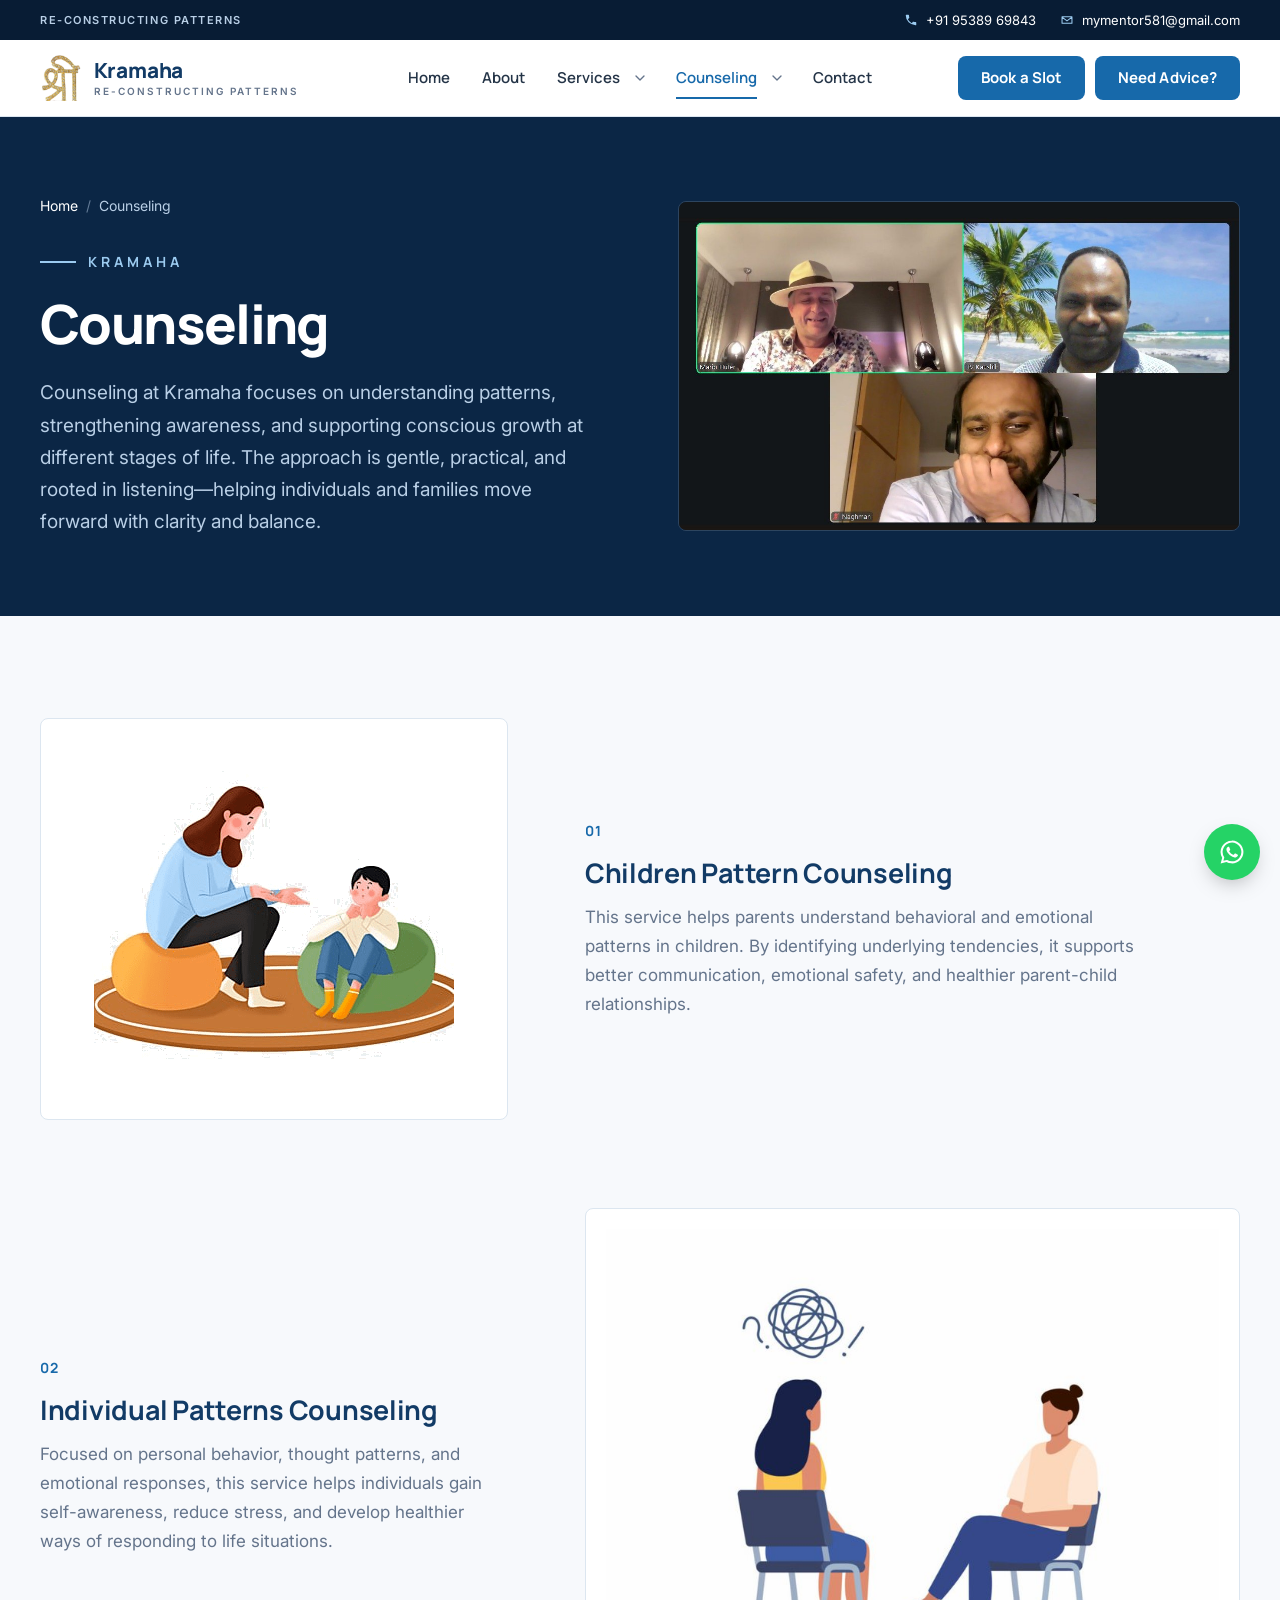
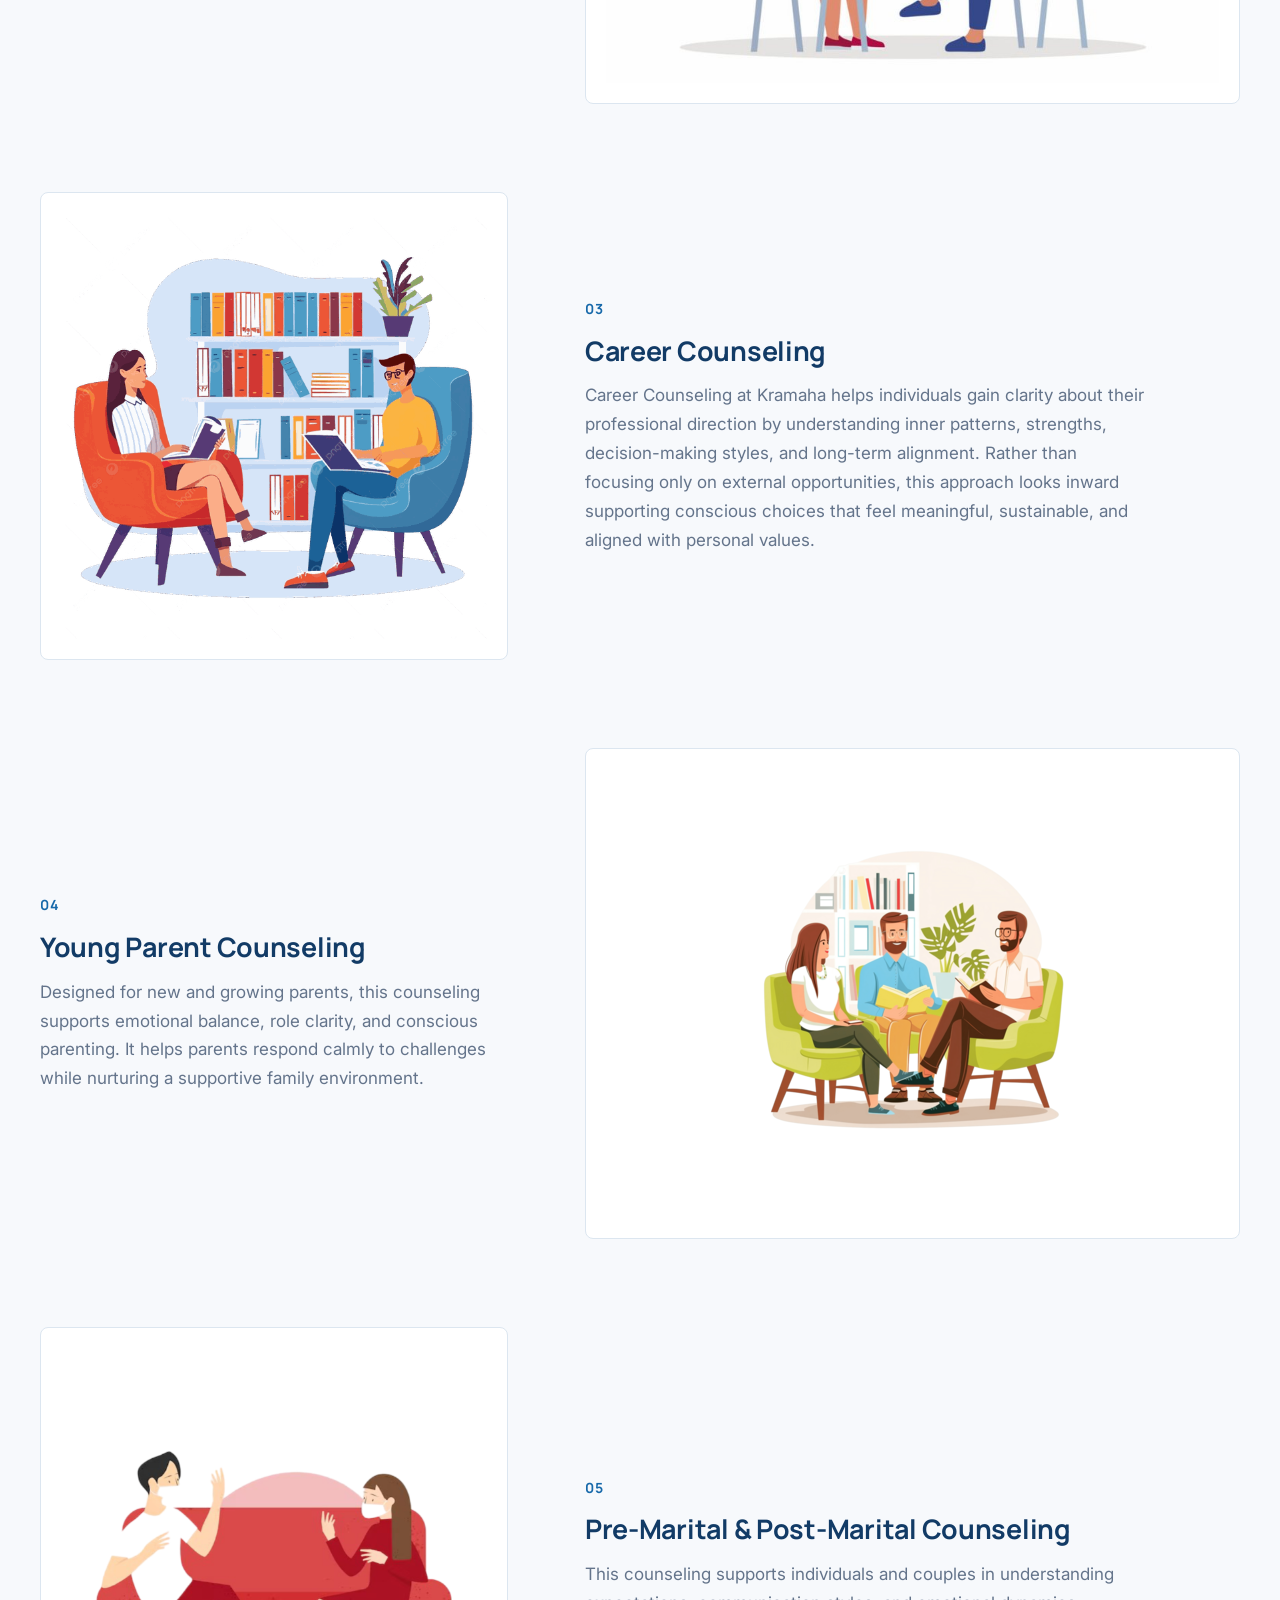
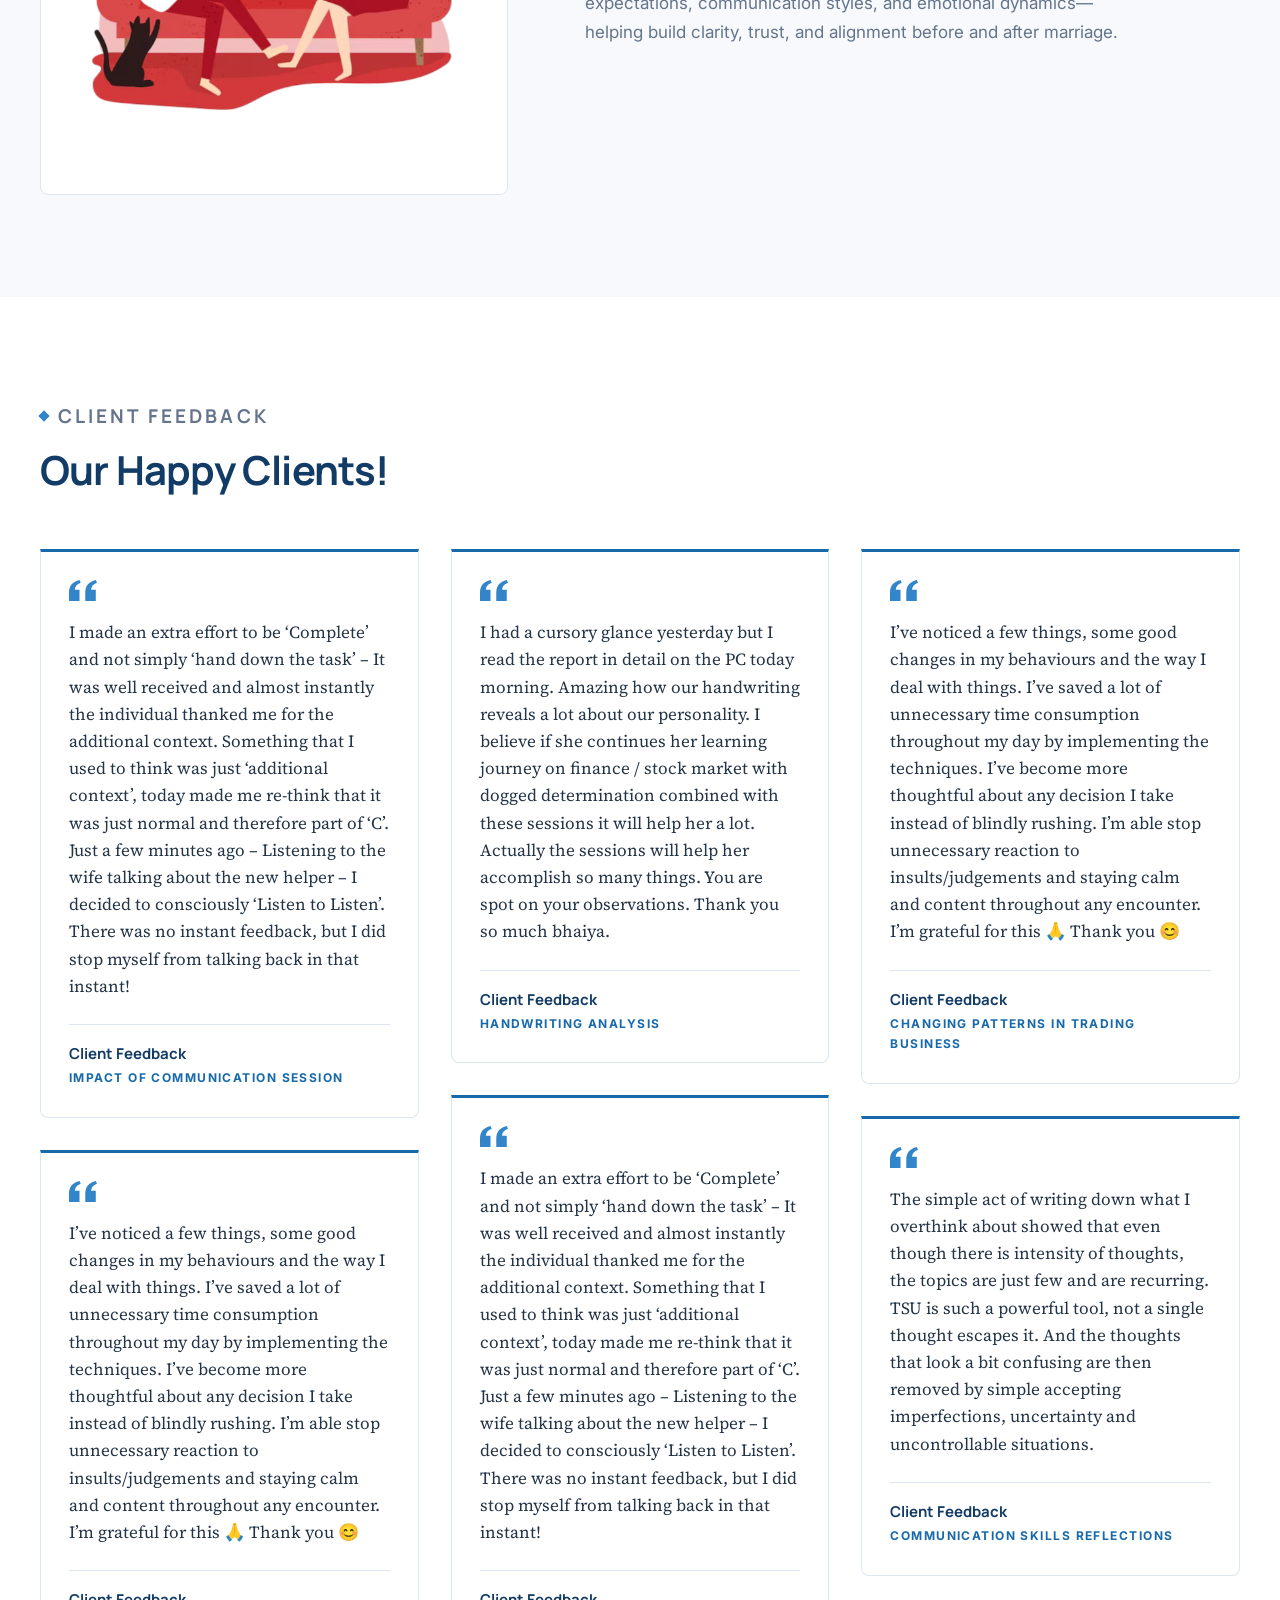
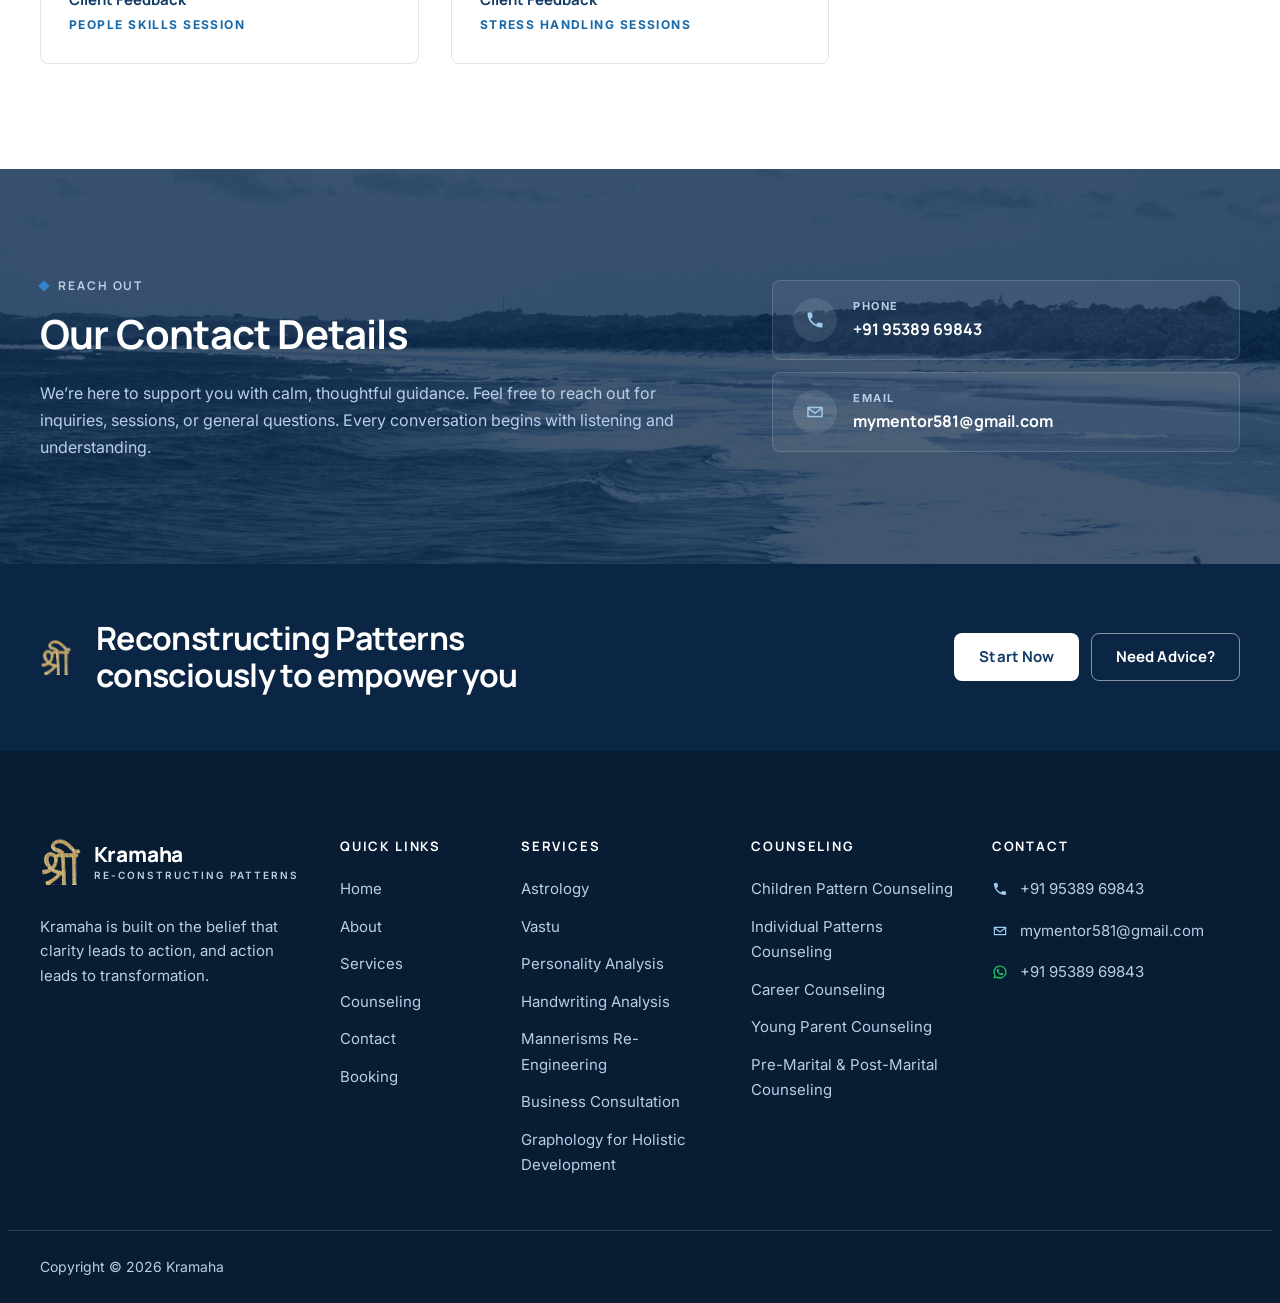
<file: courses/index.html>
<!DOCTYPE html>
<html lang="en">
<head>
  <meta charset="UTF-8">
  <meta name="viewport" content="width=device-width, initial-scale=1">
  <title>Counseling - Kramaha</title>
  <meta name="description" content="Counseling at Kramaha focuses on understanding patterns, strengthening awareness, and supporting conscious growth at different stages of life: Children Pattern, Individual Patterns, Career, Young Parent and Pre-Marital & Post-Marital Counseling.">
  <meta name="robots" content="index, follow">
  <meta name="theme-color" content="#123B66">
  <link rel="canonical" href="https://kramaha.in/courses/">

  <meta property="og:url" content="https://kramaha.in/courses/">
  <meta property="og:site_name" content="Kramaha">
  <meta property="og:locale" content="en_US">
  <meta property="og:type" content="article">
  <meta property="og:title" content="Counseling - Kramaha">
  <meta property="og:description" content="Counseling at Kramaha focuses on understanding patterns, strengthening awareness, and supporting conscious growth at different stages of life.">
  <meta property="og:image" content="https://kramaha.in/wp-content/uploads/2026/01/WhatsApp-Image-2026-01-13-at-11.59.28-PM-1024x601.jpeg">
  <meta name="twitter:card" content="summary">
  <meta name="twitter:title" content="Counseling - Kramaha">

  <link rel="icon" href="../assets/images/favicon-32.png" sizes="32x32">
  <link rel="icon" href="../assets/images/icon-192.png" sizes="192x192">
  <link rel="apple-touch-icon" href="../assets/images/apple-touch-icon.png">

  <link rel="preconnect" href="https://fonts.googleapis.com">
  <link rel="preconnect" href="https://fonts.gstatic.com" crossorigin>
  <link href="https://fonts.googleapis.com/css2?family=Inter:wght@400;500;600&family=Manrope:wght@500;600;700;800&family=Source+Serif+4:ital,opsz,wght@0,8..60,400;0,8..60,600;1,8..60,400&display=swap" rel="stylesheet">
  <link rel="stylesheet" href="../assets/css/styles.css">
  <script>document.documentElement.classList.add("js");</script>
</head>
<body>
  <a class="skip-link" href="#content">Skip to content</a>

  <!-- partial:header -->
  <div class="topbar">
    <div class="container topbar-inner">
      <p class="topbar-tag">Re-constructing Patterns</p>
      <ul class="topbar-contact">
        <li><a href="tel:+919538969843"><svg aria-hidden="true" viewBox="0 0 24 24" width="14" height="14"><path fill="currentColor" d="M6.6 10.8a15.1 15.1 0 0 0 6.6 6.6l2.2-2.2a1 1 0 0 1 1-.25 11.4 11.4 0 0 0 3.6.57 1 1 0 0 1 1 1V20a1 1 0 0 1-1 1A17 17 0 0 1 3 4a1 1 0 0 1 1-1h3.5a1 1 0 0 1 1 1c0 1.25.2 2.46.57 3.58a1 1 0 0 1-.25 1z"/></svg>+91 95389 69843</a></li>
        <li class="topbar-email"><a href="mailto:mymentor581@gmail.com"><svg aria-hidden="true" viewBox="0 0 24 24" width="14" height="14"><path fill="none" stroke="currentColor" stroke-width="1.8" stroke-linejoin="round" d="M3.5 6.5h17v11h-17zM3.5 7l8.5 6.5L20.5 7"/></svg>mymentor581@gmail.com</a></li>
      </ul>
    </div>
  </div>

  <header class="site-header" id="top">
    <div class="container header-inner">
      <a class="brand" href="../" aria-label="Kramaha — Home">
        <img class="brand-mark" src="../assets/images/logo.png" width="134" height="148" alt="Kramaha emblem">
        <span class="brand-text">
          <span class="brand-name">Kramaha</span>
          <span class="brand-tagline">Re-constructing Patterns</span>
        </span>
      </a>

      <button class="nav-toggle" type="button" aria-expanded="false" aria-controls="primary-nav" aria-label="Open menu">
        <span class="nav-toggle-bar"></span>
        <span class="nav-toggle-bar"></span>
        <span class="nav-toggle-bar"></span>
      </button>

      <nav class="primary-nav" id="primary-nav" aria-label="Primary">
        <ul class="nav-list">
          <li class="nav-item"><a class="nav-link" href="../">Home</a></li>
          <li class="nav-item"><a class="nav-link" href="../about/">About</a></li>
          <li class="nav-item has-sub">
            <a class="nav-link" href="../e-books/">Services</a>
            <button class="sub-toggle" type="button" aria-expanded="false" aria-controls="sub-services" aria-label="Services menu"><svg aria-hidden="true" viewBox="0 0 24 24" width="16" height="16"><path fill="none" stroke="currentColor" stroke-width="2" stroke-linecap="round" stroke-linejoin="round" d="m6 9 6 6 6-6"/></svg></button>
            <div class="submenu submenu--wide" id="sub-services">
              <div class="submenu-panel">
                <div class="submenu-col">
                  <p class="submenu-label"><a href="../e-books/#traditional">Traditional Services</a></p>
                  <ul>
                  <li><a class="submenu-link" href="../e-books/#astrology">Astrology</a></li>
                  <li><a class="submenu-link" href="../e-books/#vastu">Vastu</a></li>
                  </ul>
                </div>
                <div class="submenu-col">
                  <p class="submenu-label"><a href="../e-books/#holistic">Holistic Services</a></p>
                  <ul>
                  <li><a class="submenu-link" href="../e-books/#personality-analysis">Personality Analysis</a></li>
                  <li><a class="submenu-link" href="../e-books/#handwriting-analysis">Handwriting Analysis</a></li>
                  <li><a class="submenu-link" href="../e-books/#mannerisms-re-engineering">Mannerisms Re-Engineering</a></li>
                  <li><a class="submenu-link" href="../e-books/#business-consultation">Business Consultation</a></li>
                  <li><a class="submenu-link" href="../e-books/#graphology">Graphology for Holistic Development</a></li>
                  </ul>
                </div>
              </div>
            </div>
          </li>
          <li class="nav-item has-sub">
            <a class="nav-link" href="../courses/" aria-current="page">Counseling</a>
            <button class="sub-toggle" type="button" aria-expanded="false" aria-controls="sub-counseling" aria-label="Counseling menu"><svg aria-hidden="true" viewBox="0 0 24 24" width="16" height="16"><path fill="none" stroke="currentColor" stroke-width="2" stroke-linecap="round" stroke-linejoin="round" d="m6 9 6 6 6-6"/></svg></button>
            <div class="submenu" id="sub-counseling">
              <div class="submenu-panel">
                <div class="submenu-col">
                  <ul>
                  <li><a class="submenu-link" href="../courses/#children-pattern">Children Pattern Counseling</a></li>
                  <li><a class="submenu-link" href="../courses/#individual-patterns">Individual Patterns Counseling</a></li>
                  <li><a class="submenu-link" href="../courses/#career">Career Counseling</a></li>
                  <li><a class="submenu-link" href="../courses/#young-parent">Young Parent Counseling</a></li>
                  <li><a class="submenu-link" href="../courses/#marital">Pre-Marital &amp; Post-Marital Counseling</a></li>
                  </ul>
                </div>
              </div>
            </div>
          </li>
          <li class="nav-item"><a class="nav-link" href="../contact/">Contact</a></li>
          <li class="nav-item nav-cta-item"><a class="btn btn-primary nav-cta" href="../booking/">Book a Slot</a><a class="btn btn-primary nav-cta" href="../contact/#conversation" data-open-advice aria-haspopup="dialog">Need Advice?</a></li>
        </ul>
      </nav>
    </div>
  </header>
  <!-- /partial:header -->

  <main id="content">

    <!-- ============ Banner + Counseling introduction ============ -->
    <section class="page-hero page-hero--media grid-texture on-dark" aria-labelledby="page-title">
      <div class="container page-hero-grid">
        <div class="page-hero-copy reveal">
          <nav aria-label="Breadcrumb">
            <ol class="breadcrumb">
              <li><a href="../">Home</a></li>
              <li><span aria-current="page">Counseling</span></li>
            </ol>
          </nav>
          <p class="kicker"><span class="kicker-line" aria-hidden="true"></span>Kramaha</p>
          <h1 id="page-title">Counseling</h1>
          <p>Counseling at Kramaha focuses on understanding patterns, strengthening awareness, and supporting conscious growth at different stages of life. The approach is gentle, practical, and rooted in listening—helping individuals and families move forward with clarity and balance.</p>
        </div>
        <figure class="page-hero-figure reveal">
          <img src="../assets/images/courses/meeting.jpg" width="1110" height="651" alt="An online video-meeting session with three participants" fetchpriority="high">
        </figure>
      </div>
    </section>

    <!-- ============ Counseling offerings ============ -->
    <section class="section bg-neutral" aria-label="Counseling services">
      <div class="container">
        <div class="counsel-list">
          <article class="counsel-row reveal" id="children-pattern">
            <div class="counsel-media">
              <img src="../assets/images/courses/children-clean.png" width="360" height="360" alt="Illustration of a counselor talking with a child" loading="lazy">
            </div>
            <div class="counsel-body">
              <span class="counsel-num" aria-hidden="true">01</span>
              <h3>Children Pattern Counseling</h3>
              <p>This service helps parents understand behavioral and emotional patterns in children. By identifying underlying tendencies, it supports better communication, emotional safety, and healthier parent-child relationships.</p>
            </div>
          </article>

          <article class="counsel-row reveal" id="individual-patterns">
            <div class="counsel-media">
              <img src="../assets/images/courses/individual.jpg" width="800" height="592" alt="Female psychotherapist has an individual session with her patient. Talk therapy concept. Vector illustration." loading="lazy">
            </div>
            <div class="counsel-body">
              <span class="counsel-num" aria-hidden="true">02</span>
              <h3>Individual Patterns Counseling</h3>
              <p>Focused on personal behavior, thought patterns, and emotional responses, this service helps individuals gain self-awareness, reduce stress, and develop healthier ways of responding to life situations.</p>
            </div>
          </article>

          <article class="counsel-row reveal" id="career">
            <div class="counsel-media">
              <img src="../assets/images/courses/career.png" width="640" height="640" alt="Illustration of a career counseling conversation" loading="lazy">
            </div>
            <div class="counsel-body">
              <span class="counsel-num" aria-hidden="true">03</span>
              <h3>Career Counseling</h3>
              <p>Career Counseling at Kramaha helps individuals gain clarity about their professional direction by understanding inner patterns, strengths, decision-making styles, and long-term alignment. Rather than focusing only on external opportunities, this approach looks inward supporting conscious choices that feel meaningful, sustainable, and aligned with personal values.</p>
            </div>
          </article>

          <article class="counsel-row reveal" id="young-parent">
            <div class="counsel-media">
              <img src="../assets/images/courses/young-parent.png" width="360" height="360" alt="Illustration of a couple in a family counseling session" loading="lazy">
            </div>
            <div class="counsel-body">
              <span class="counsel-num" aria-hidden="true">04</span>
              <h3>Young Parent Counseling</h3>
              <p>Designed for new and growing parents, this counseling supports emotional balance, role clarity, and conscious parenting. It helps parents respond calmly to challenges while nurturing a supportive family environment.</p>
            </div>
          </article>

          <article class="counsel-row reveal" id="marital">
            <div class="counsel-media">
              <img src="../assets/images/courses/marital.png" width="626" height="626" alt="Illustration of a couple talking at home" loading="lazy">
            </div>
            <div class="counsel-body">
              <span class="counsel-num" aria-hidden="true">05</span>
              <h3>Pre-Marital &amp; Post-Marital Counseling</h3>
              <p>This counseling supports individuals and couples in understanding expectations, communication styles, and emotional dynamics—helping build clarity, trust, and alignment before and after marriage.</p>
            </div>
          </article>
        </div>
      </div>
    </section>

    <!-- ============ Our Happy Clients! ============ -->
    <section class="section testimonials" aria-labelledby="clients-title">
      <div class="container">
        <div class="section-head reveal">
          <p class="eyebrow">Client feedback</p>
          <h2 id="clients-title">Our Happy Clients!</h2>
        </div>

        <div class="quote-wall">
          <figure class="quote reveal">
            <svg class="quote-mark" aria-hidden="true" viewBox="0 0 32 24" width="28" height="21"><path fill="currentColor" d="M0 24V14.4C0 6.6 4.2 1.8 12 0l1.4 3C9 4.4 6.8 7.1 6.6 11H12v13H0zm18.6 0V14.4C18.6 6.6 22.8 1.8 30.6 0L32 3c-4.4 1.4-6.6 4.1-6.8 8h5.4v13h-12z"/></svg>
            <blockquote>
              <p>I made an extra effort to be ‘Complete’ and not simply ‘hand down the task’ – It was well received and almost instantly the individual thanked me for the additional context. Something that I used to think was just ‘additional context’, today made me re-think that it was just normal and therefore part of ‘C’. Just a few minutes ago – Listening to the wife talking about the new helper – I decided to consciously ‘Listen to Listen’. There was no instant feedback, but I did stop myself from talking back in that instant!</p>
            </blockquote>
            <figcaption>
              <span class="t-name">Client Feedback</span>
              <span class="t-role">Impact of Communication session</span>
            </figcaption>
          </figure>

          <figure class="quote reveal">
            <svg class="quote-mark" aria-hidden="true" viewBox="0 0 32 24" width="28" height="21"><path fill="currentColor" d="M0 24V14.4C0 6.6 4.2 1.8 12 0l1.4 3C9 4.4 6.8 7.1 6.6 11H12v13H0zm18.6 0V14.4C18.6 6.6 22.8 1.8 30.6 0L32 3c-4.4 1.4-6.6 4.1-6.8 8h5.4v13h-12z"/></svg>
            <blockquote>
              <p>I’ve noticed a few things, some good changes in my behaviours and the way I deal with things. I’ve saved a lot of unnecessary time consumption throughout my day by implementing the techniques. I’ve become more thoughtful about any decision I take instead of blindly rushing. I’m able stop unnecessary reaction to insults/judgements and staying calm and content throughout any encounter. I’m grateful for this 🙏 Thank you 😊</p>
            </blockquote>
            <figcaption>
              <span class="t-name">Client Feedback</span>
              <span class="t-role">People skills session</span>
            </figcaption>
          </figure>

          <figure class="quote reveal">
            <svg class="quote-mark" aria-hidden="true" viewBox="0 0 32 24" width="28" height="21"><path fill="currentColor" d="M0 24V14.4C0 6.6 4.2 1.8 12 0l1.4 3C9 4.4 6.8 7.1 6.6 11H12v13H0zm18.6 0V14.4C18.6 6.6 22.8 1.8 30.6 0L32 3c-4.4 1.4-6.6 4.1-6.8 8h5.4v13h-12z"/></svg>
            <blockquote>
              <p>I had a cursory glance yesterday but I read the report in detail on the PC today morning. Amazing how our handwriting reveals a lot about our personality. I believe if she continues her learning journey on finance / stock market with dogged determination combined with these sessions it will help her a lot. Actually the sessions will help her accomplish so many things. You are spot on your observations. Thank you so much bhaiya.</p>
            </blockquote>
            <figcaption>
              <span class="t-name">Client Feedback</span>
              <span class="t-role">Handwriting analysis</span>
            </figcaption>
          </figure>

          <figure class="quote reveal">
            <svg class="quote-mark" aria-hidden="true" viewBox="0 0 32 24" width="28" height="21"><path fill="currentColor" d="M0 24V14.4C0 6.6 4.2 1.8 12 0l1.4 3C9 4.4 6.8 7.1 6.6 11H12v13H0zm18.6 0V14.4C18.6 6.6 22.8 1.8 30.6 0L32 3c-4.4 1.4-6.6 4.1-6.8 8h5.4v13h-12z"/></svg>
            <blockquote>
              <p>I made an extra effort to be ‘Complete’ and not simply ‘hand down the task’ – It was well received and almost instantly the individual thanked me for the additional context. Something that I used to think was just ‘additional context’, today made me re-think that it was just normal and therefore part of ‘C’. Just a few minutes ago – Listening to the wife talking about the new helper – I decided to consciously ‘Listen to Listen’. There was no instant feedback, but I did stop myself from talking back in that instant!</p>
            </blockquote>
            <figcaption>
              <span class="t-name">Client Feedback</span>
              <span class="t-role">Stress handling sessions</span>
            </figcaption>
          </figure>

          <figure class="quote reveal">
            <svg class="quote-mark" aria-hidden="true" viewBox="0 0 32 24" width="28" height="21"><path fill="currentColor" d="M0 24V14.4C0 6.6 4.2 1.8 12 0l1.4 3C9 4.4 6.8 7.1 6.6 11H12v13H0zm18.6 0V14.4C18.6 6.6 22.8 1.8 30.6 0L32 3c-4.4 1.4-6.6 4.1-6.8 8h5.4v13h-12z"/></svg>
            <blockquote>
              <p>I’ve noticed a few things, some good changes in my behaviours and the way I deal with things. I’ve saved a lot of unnecessary time consumption throughout my day by implementing the techniques. I’ve become more thoughtful about any decision I take instead of blindly rushing. I’m able stop unnecessary reaction to insults/judgements and staying calm and content throughout any encounter. I’m grateful for this 🙏 Thank you 😊</p>
            </blockquote>
            <figcaption>
              <span class="t-name">Client Feedback</span>
              <span class="t-role">Changing patterns in trading business</span>
            </figcaption>
          </figure>

          <figure class="quote reveal">
            <svg class="quote-mark" aria-hidden="true" viewBox="0 0 32 24" width="28" height="21"><path fill="currentColor" d="M0 24V14.4C0 6.6 4.2 1.8 12 0l1.4 3C9 4.4 6.8 7.1 6.6 11H12v13H0zm18.6 0V14.4C18.6 6.6 22.8 1.8 30.6 0L32 3c-4.4 1.4-6.6 4.1-6.8 8h5.4v13h-12z"/></svg>
            <blockquote>
              <p>The simple act of writing down what I overthink about showed that even though there is intensity of thoughts, the topics are just few and are recurring. TSU is such a powerful tool, not a single thought escapes it. And the thoughts that look a bit confusing are then removed by simple accepting imperfections, uncertainty and uncontrollable situations.</p>
            </blockquote>
            <figcaption>
              <span class="t-name">Client Feedback</span>
              <span class="t-role">Communication skills reflections</span>
            </figcaption>
          </figure>
        </div>
      </div>
    </section>

    <!-- ============ Our Contact Details ============ -->
    <section class="section photo-band on-dark" aria-labelledby="details-title">
      <div class="photo-band-bg" aria-hidden="true">
        <img src="../assets/images/courses/beach.jpg" width="1600" height="970" alt="" loading="lazy">
      </div>
      <div class="container contact-band-grid">
        <div class="reveal">
          <p class="eyebrow">Reach out</p>
          <h2 id="details-title">Our Contact Details</h2>
          <p>We’re here to support you with calm, thoughtful guidance. Feel free to reach out for inquiries, sessions, or general questions. Every conversation begins with listening and understanding.</p>
        </div>
        <div class="contact-methods reveal">
          <a class="contact-method" href="tel:+919538969843">
            <span class="contact-method-icon" aria-hidden="true"><svg viewBox="0 0 24 24" width="20" height="20"><path fill="currentColor" d="M6.6 10.8a15.1 15.1 0 0 0 6.6 6.6l2.2-2.2a1 1 0 0 1 1-.25 11.4 11.4 0 0 0 3.6.57 1 1 0 0 1 1 1V20a1 1 0 0 1-1 1A17 17 0 0 1 3 4a1 1 0 0 1 1-1h3.5a1 1 0 0 1 1 1c0 1.25.2 2.46.57 3.58a1 1 0 0 1-.25 1z"/></svg></span>
            <span class="contact-method-text">
              <span class="contact-method-label">Phone</span>
              <span class="contact-method-value">+91 95389 69843</span>
            </span>
          </a>
          <a class="contact-method" href="mailto:mymentor581@gmail.com">
            <span class="contact-method-icon" aria-hidden="true"><svg viewBox="0 0 24 24" width="20" height="20"><path fill="none" stroke="currentColor" stroke-width="1.8" stroke-linejoin="round" d="M3.5 6.5h17v11h-17zM3.5 7l8.5 6.5L20.5 7"/></svg></span>
            <span class="contact-method-text">
              <span class="contact-method-label">Email</span>
              <span class="contact-method-value">mymentor581@gmail.com</span>
            </span>
          </a>
        </div>
      </div>
    </section>

    <!-- ============ Final CTA ============ -->
    <section class="final-cta grid-texture on-dark" aria-labelledby="cta-title">
      <div class="container final-cta-inner reveal">
        <img class="emblem" src="../assets/images/logo.png" width="134" height="148" alt="" loading="lazy">
        <h2 id="cta-title">Reconstructing Patterns consciously  to empower you</h2>
        <div class="final-cta-actions">
          <a class="btn btn-light" href="../contact/" data-open-advice="Let’s Begin the Conversation" aria-haspopup="dialog">Start Now</a>
          <a class="btn btn-outline-light" href="../contact/" data-open-advice aria-haspopup="dialog">Need Advice?</a>
        </div>
      </div>
    </section>
  </main>

  <!-- partial:footer -->
  <footer class="site-footer">
    <div class="container footer-grid">
      <div class="footer-brand">
        <a class="brand" href="../" aria-label="Kramaha — Home">
          <img class="brand-mark" src="../assets/images/logo.png" width="134" height="148" alt="Kramaha emblem" loading="lazy">
          <span class="brand-text">
            <span class="brand-name">Kramaha</span>
            <span class="brand-tagline">Re-constructing Patterns</span>
          </span>
        </a>
        <p>Kramaha is built on the belief that clarity leads to action, and action leads to transformation.</p>
      </div>

      <nav class="footer-col" aria-label="Footer">
        <h2 class="footer-title">Quick Links</h2>
        <ul class="footer-links">
          <li><a href="../">Home</a></li>
          <li><a href="../about/">About</a></li>
          <li><a href="../e-books/">Services</a></li>
          <li><a href="../courses/">Counseling</a></li>
          <li><a href="../contact/">Contact</a></li>
          <li><a href="../booking/">Booking</a></li>
        </ul>
      </nav>

      <div class="footer-col">
        <h2 class="footer-title">Services</h2>
        <ul class="footer-links">
          <li><a href="../e-books/#astrology">Astrology</a></li>
          <li><a href="../e-books/#vastu">Vastu</a></li>
          <li><a href="../e-books/#personality-analysis">Personality Analysis</a></li>
          <li><a href="../e-books/#handwriting-analysis">Handwriting Analysis</a></li>
          <li><a href="../e-books/#mannerisms-re-engineering">Mannerisms Re-Engineering</a></li>
          <li><a href="../e-books/#business-consultation">Business Consultation</a></li>
          <li><a href="../e-books/#graphology">Graphology for Holistic Development</a></li>
        </ul>
      </div>

      <div class="footer-col">
        <h2 class="footer-title">Counseling</h2>
        <ul class="footer-links">
          <li><a href="../courses/#children-pattern">Children Pattern Counseling</a></li>
          <li><a href="../courses/#individual-patterns">Individual Patterns Counseling</a></li>
          <li><a href="../courses/#career">Career Counseling</a></li>
          <li><a href="../courses/#young-parent">Young Parent Counseling</a></li>
          <li><a href="../courses/#marital">Pre-Marital &amp; Post-Marital Counseling</a></li>
        </ul>
      </div>

      <div class="footer-col footer-col--contact">
        <h2 class="footer-title">Contact</h2>
        <ul class="footer-links footer-contact">
          <li><svg aria-hidden="true" viewBox="0 0 24 24" width="16" height="16"><path fill="currentColor" d="M6.6 10.8a15.1 15.1 0 0 0 6.6 6.6l2.2-2.2a1 1 0 0 1 1-.25 11.4 11.4 0 0 0 3.6.57 1 1 0 0 1 1 1V20a1 1 0 0 1-1 1A17 17 0 0 1 3 4a1 1 0 0 1 1-1h3.5a1 1 0 0 1 1 1c0 1.25.2 2.46.57 3.58a1 1 0 0 1-.25 1z"/></svg><a href="tel:+919538969843">+91 95389 69843</a></li>
          <li><svg aria-hidden="true" viewBox="0 0 24 24" width="16" height="16"><path fill="none" stroke="currentColor" stroke-width="1.8" stroke-linejoin="round" d="M3.5 6.5h17v11h-17zM3.5 7l8.5 6.5L20.5 7"/></svg><a href="mailto:mymentor581@gmail.com">mymentor581@gmail.com</a></li>
          <li class="is-whatsapp"><svg aria-hidden="true" viewBox="0 0 32 32" width="16" height="16"><path fill="currentColor" d="M16 3a13 13 0 0 0-11.2 19.6L3 29l6.6-1.7A13 13 0 1 0 16 3zm0 23.7a10.7 10.7 0 0 1-5.5-1.5l-.4-.2-3.9 1 1-3.8-.2-.4A10.7 10.7 0 1 1 16 26.7zm5.9-8c-.3-.2-1.9-1-2.2-1s-.5-.2-.7.2-.8 1-1 1.2-.4.2-.7 0a8.8 8.8 0 0 1-4.4-3.8c-.3-.6.3-.5 1-1.7.1-.2 0-.4 0-.6l-1-2.4c-.3-.6-.5-.5-.7-.5h-.6a1.2 1.2 0 0 0-.9.4 3.6 3.6 0 0 0-1.1 2.7 6.3 6.3 0 0 0 1.3 3.3 14.4 14.4 0 0 0 5.5 4.9c2 .9 2.9 1 3.9.8a3.3 3.3 0 0 0 2.2-1.5 2.7 2.7 0 0 0 .2-1.5c-.1-.2-.3-.3-.6-.4z"/></svg><a href="https://wa.me/919538969843" target="_blank" rel="noopener" aria-label="WhatsApp +91 95389 69843">+91 95389 69843</a></li>
        </ul>
      </div>
    </div>

    <div class="container footer-bottom">
      <div class="footer-meta">
        <p>Copyright © <span data-year>2026</span> Kramaha</p>
      </div>
    </div>
  </footer>

  <!-- Need Advice? popup form (same fields + FormSubmit endpoint as the contact form) -->
  <dialog class="advice-modal" id="advice-modal" aria-labelledby="am-title">
    <div class="advice-modal-head">
      <div>
        <h2 id="am-title">Need Advice?</h2>
        <p>Sometimes all it takes is one thoughtful conversation to bring clarity.</p>
      </div>
      <button class="advice-modal-close" type="button" aria-label="Close" data-close-advice>
        <svg viewBox="0 0 24 24" width="22" height="22" aria-hidden="true"><path fill="none" stroke="currentColor" stroke-width="2" stroke-linecap="round" d="M6 6l12 12M18 6 6 18"/></svg>
      </button>
    </div>
    <form class="contact-form" id="advice-form" action="https://formsubmit.co/mymentor581@gmail.com" method="POST" novalidate>
      <input type="hidden" name="_captcha" value="false">
      <input type="hidden" name="_subject" value="New Website Contact Form Submission">
      <input type="hidden" name="_template" value="table">
      <input type="text" name="_honey" class="visually-hidden" tabindex="-1" autocomplete="off" aria-hidden="true">

      <div class="form-row">
        <div class="field">
          <label for="am-name">Your Name (required)</label>
          <input id="am-name" type="text" name="name" autocomplete="name" required aria-describedby="am-name-error">
          <p class="field-error" id="am-name-error" aria-live="polite"></p>
        </div>
        <div class="field">
          <label for="am-email">Your Email (required)</label>
          <input id="am-email" type="email" name="email" autocomplete="email" required aria-describedby="am-email-error">
          <p class="field-error" id="am-email-error" aria-live="polite"></p>
        </div>
      </div>

      <div class="form-row">
        <div class="field">
          <label for="am-service">Select Service</label>
          <div class="select-wrap">
            <select id="am-service" name="service" required aria-describedby="am-service-error">
              <option value="">Choose a Service</option>
              <option value="Personality Analysis">Personality Analysis</option>
              <option value="Handwriting Analysis">Handwriting Analysis</option>
              <option value="Mannerisms Re-Engineering">Mannerisms Re-Engineering</option>
              <option value="Business Consultation">Business Consultation</option>
              <option value="Graphology for Holistic Development">Graphology for Holistic Development</option>
            </select>
          </div>
          <p class="field-error" id="am-service-error" aria-live="polite"></p>
        </div>
        <div class="field">
          <label for="am-subject">Subject</label>
          <input id="am-subject" type="text" name="subject">
        </div>
      </div>

      <div class="field">
        <label for="am-message">Your Message</label>
        <textarea id="am-message" name="message" rows="4" required aria-describedby="am-message-error"></textarea>
        <p class="field-error" id="am-message-error" aria-live="polite"></p>
      </div>

      <button type="submit" class="btn btn-primary btn-block">
        <span class="btn-label">Send Message</span>
      </button>
      <div class="form-status" role="status" aria-live="polite" hidden></div>
    </form>
  </dialog>

  <button class="to-top" type="button" aria-label="Back to top"><svg aria-hidden="true" viewBox="0 0 24 24" width="20" height="20"><path fill="none" stroke="currentColor" stroke-width="2" stroke-linecap="round" stroke-linejoin="round" d="M12 19V5M6 11l6-6 6 6"/></svg></button>

  <!-- WhatsApp chat (existing click-to-chat number) -->
  <a class="whatsapp-fab" href="https://wa.me/919538969843" target="_blank" rel="noopener" aria-label="Chat on WhatsApp">
    <span class="whatsapp-fab-label" aria-hidden="true">Chat with us</span>
    <svg aria-hidden="true" viewBox="0 0 32 32" width="28" height="28"><path fill="currentColor" d="M16 3a13 13 0 0 0-11.2 19.6L3 29l6.6-1.7A13 13 0 1 0 16 3zm0 23.7a10.7 10.7 0 0 1-5.5-1.5l-.4-.2-3.9 1 1-3.8-.2-.4A10.7 10.7 0 1 1 16 26.7zm5.9-8c-.3-.2-1.9-1-2.2-1s-.5-.2-.7.2-.8 1-1 1.2-.4.2-.7 0a8.8 8.8 0 0 1-4.4-3.8c-.3-.6.3-.5 1-1.7.1-.2 0-.4 0-.6l-1-2.4c-.3-.6-.5-.5-.7-.5h-.6a1.2 1.2 0 0 0-.9.4 3.6 3.6 0 0 0-1.1 2.7 6.3 6.3 0 0 0 1.3 3.3 14.4 14.4 0 0 0 5.5 4.9c2 .9 2.9 1 3.9.8a3.3 3.3 0 0 0 2.2-1.5 2.7 2.7 0 0 0 .2-1.5c-.1-.2-.3-.3-.6-.4z"/></svg>
  </a>
  <!-- /partial:footer -->

  <script src="../assets/js/main.js" defer></script>
</body>
</html>
</file>
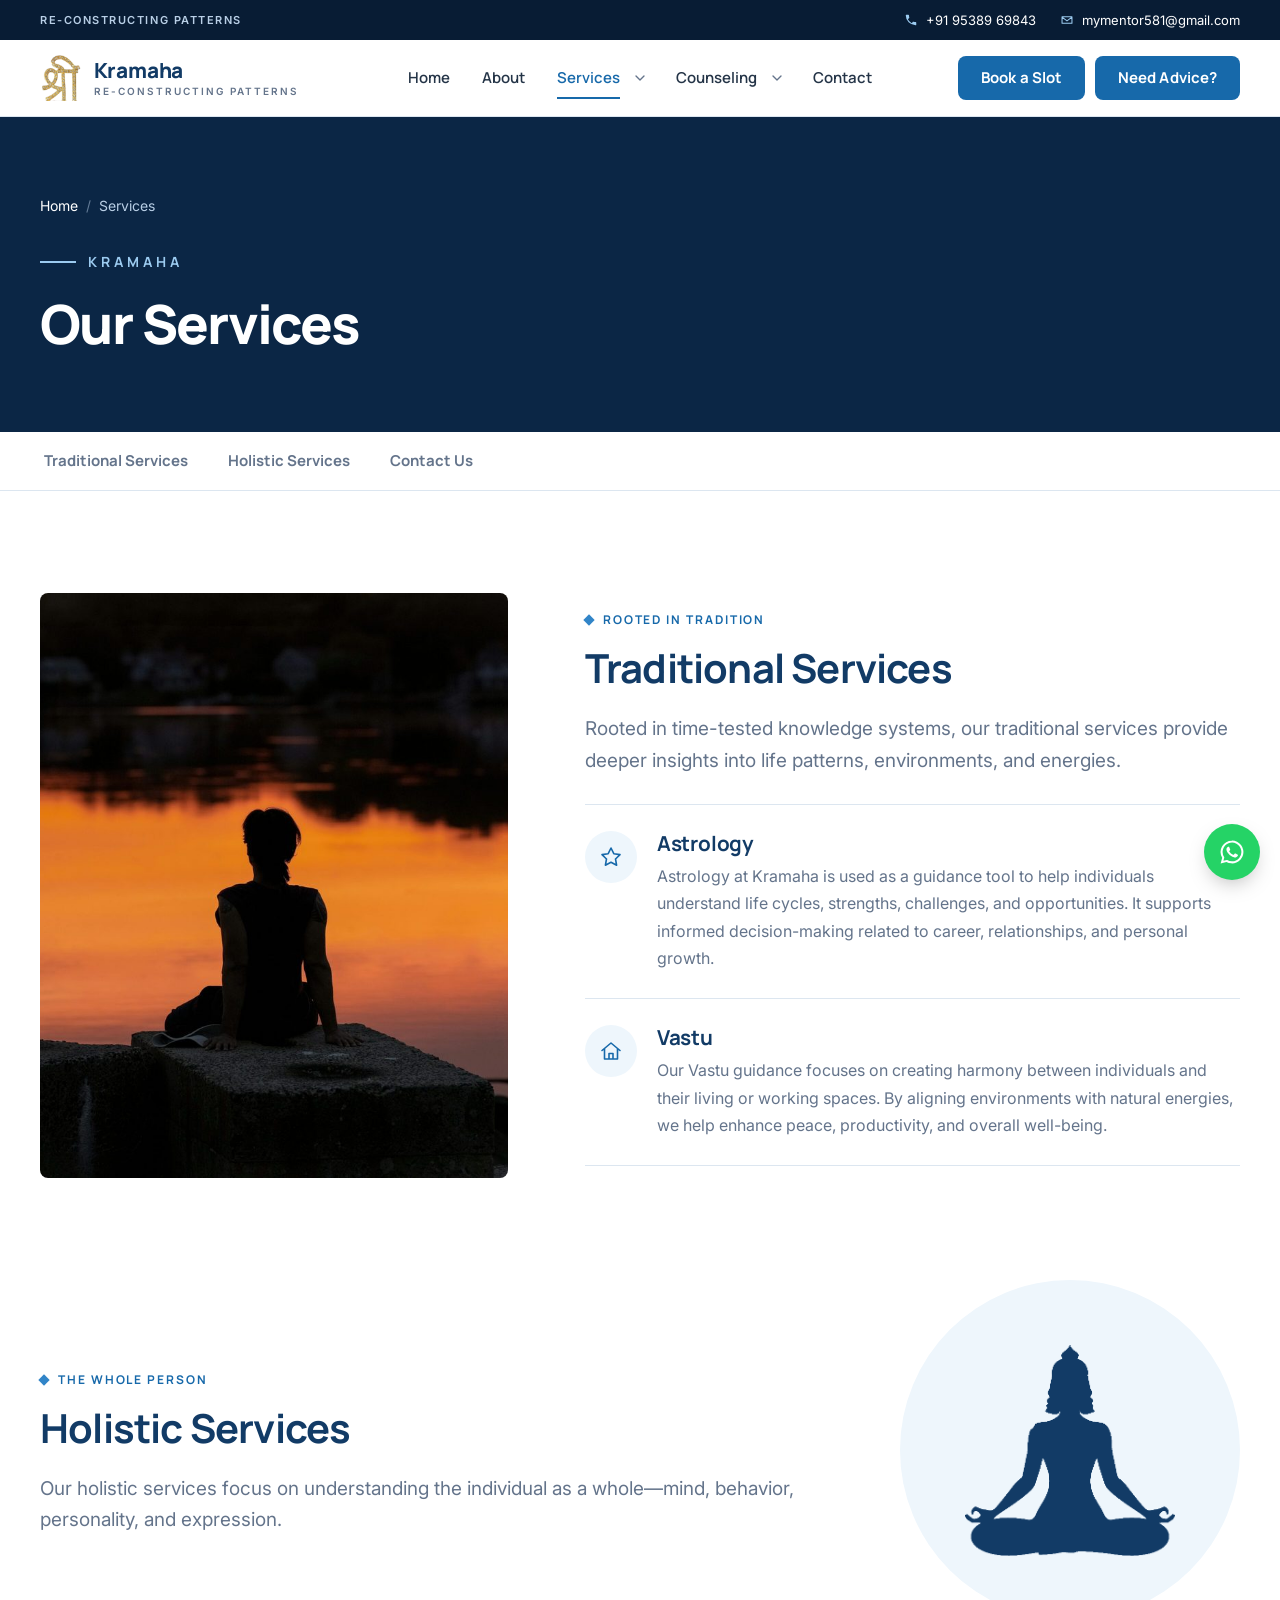
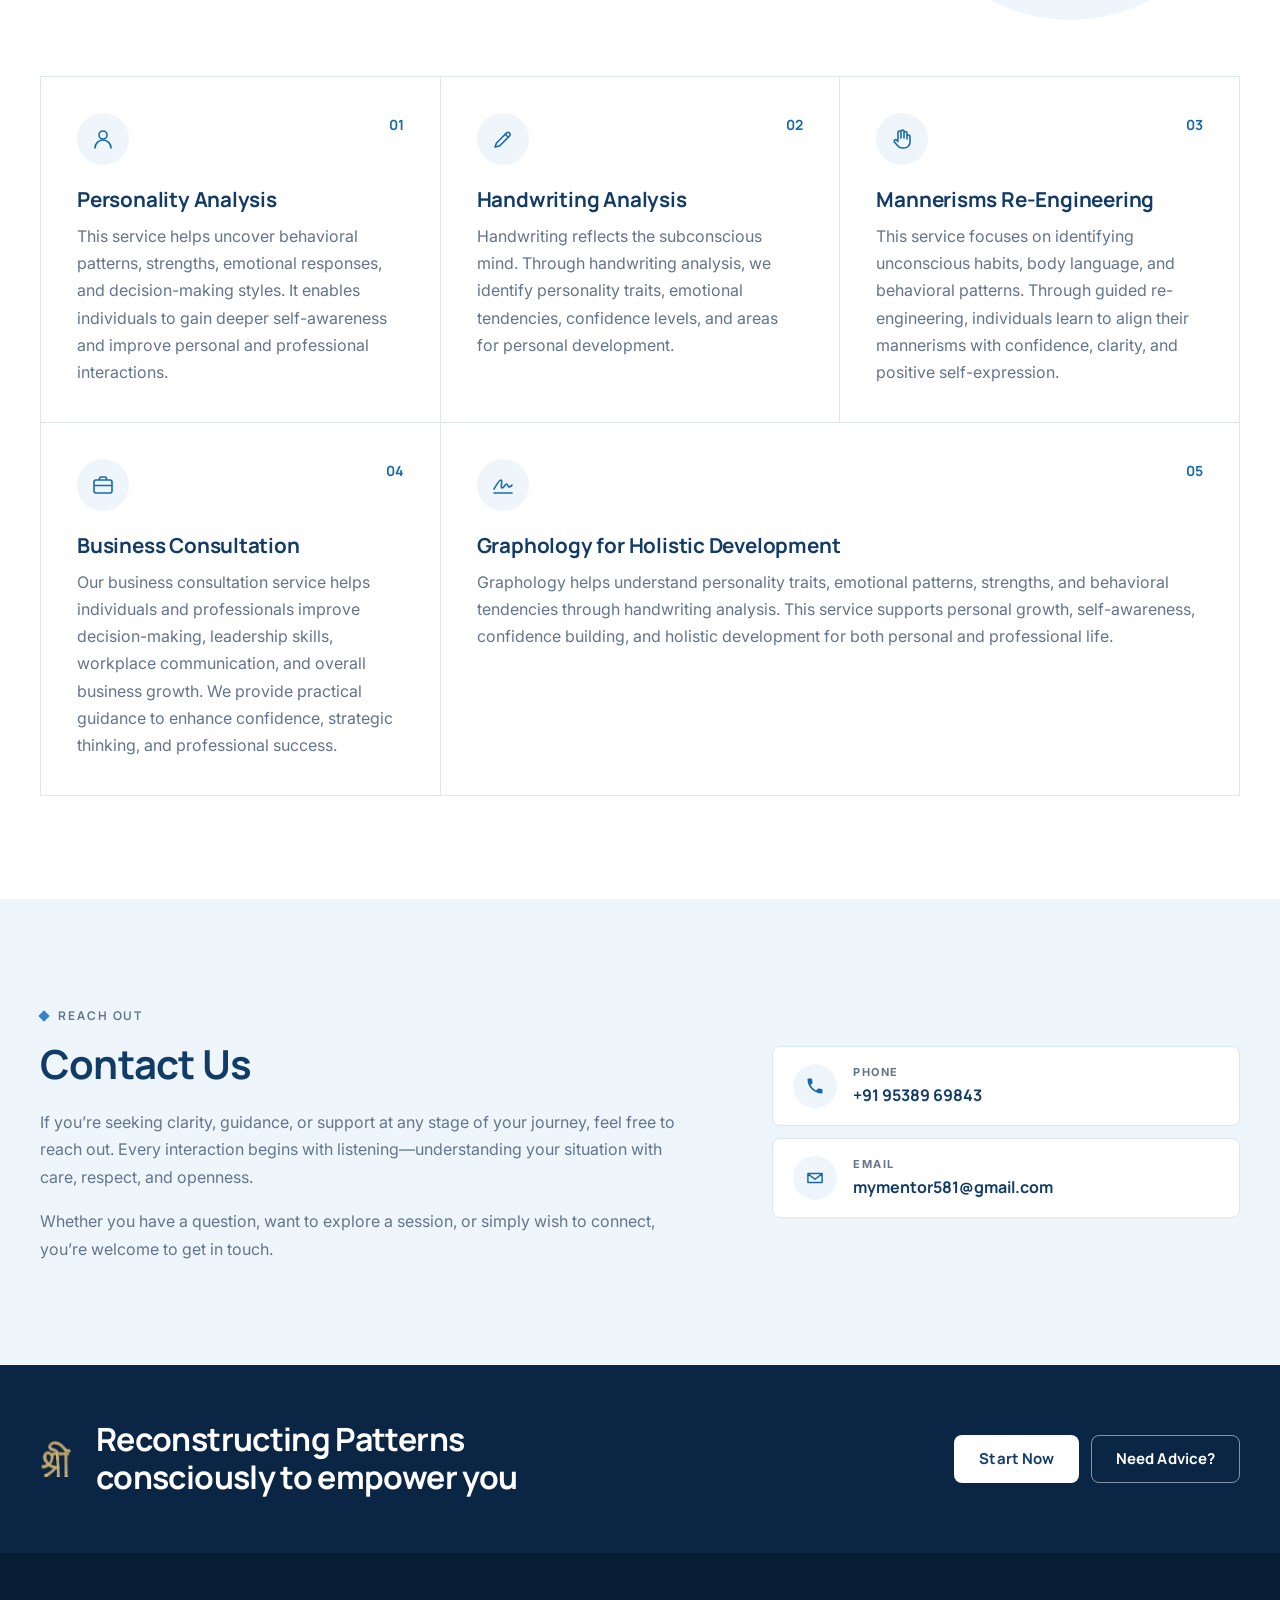
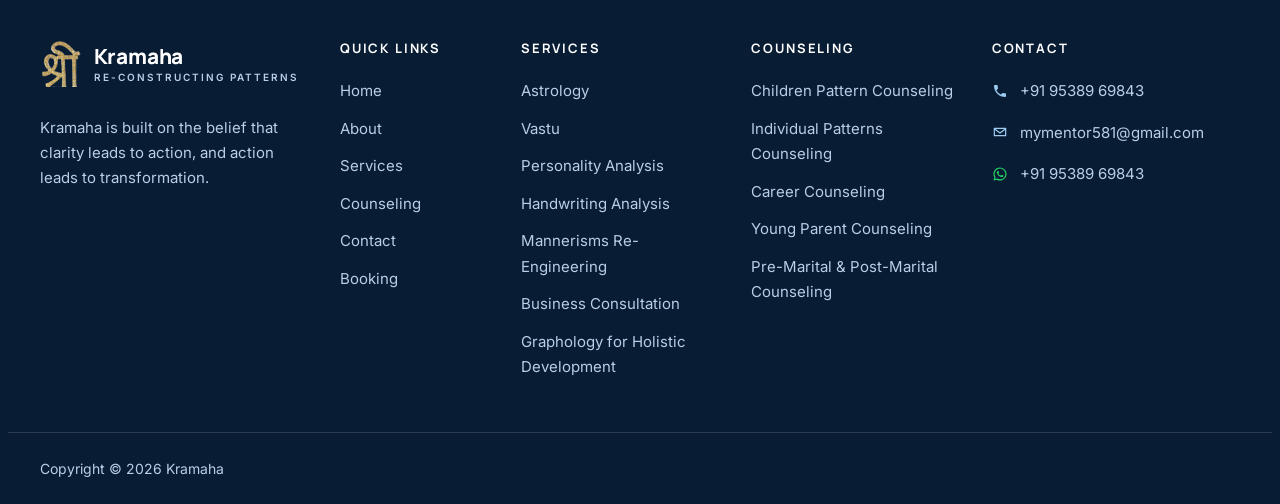
<file: e-books/index.html>
<!DOCTYPE html>
<html lang="en">
<head>
  <meta charset="UTF-8">
  <meta name="viewport" content="width=device-width, initial-scale=1">
  <title>Our Services - Kramaha</title>
  <meta name="description" content="Traditional and holistic services at Kramaha: Astrology, Vastu, Personality Analysis, Handwriting Analysis, Mannerisms Re-Engineering, Business Consultation and Graphology for Holistic Development.">
  <meta name="robots" content="index, follow">
  <meta name="theme-color" content="#123B66">
  <link rel="canonical" href="https://kramaha.in/e-books/">

  <meta property="og:url" content="https://kramaha.in/e-books/">
  <meta property="og:site_name" content="Kramaha">
  <meta property="og:locale" content="en_US">
  <meta property="og:type" content="article">
  <meta property="og:title" content="Our Services - Kramaha">
  <meta property="og:description" content="Rooted in time-tested knowledge systems and holistic understanding of the individual as a whole—mind, behavior, personality, and expression.">
  <meta name="twitter:card" content="summary">
  <meta name="twitter:title" content="Our Services - Kramaha">

  <link rel="icon" href="../assets/images/favicon-32.png" sizes="32x32">
  <link rel="icon" href="../assets/images/icon-192.png" sizes="192x192">
  <link rel="apple-touch-icon" href="../assets/images/apple-touch-icon.png">

  <link rel="preconnect" href="https://fonts.googleapis.com">
  <link rel="preconnect" href="https://fonts.gstatic.com" crossorigin>
  <link href="https://fonts.googleapis.com/css2?family=Inter:wght@400;500;600&family=Manrope:wght@500;600;700;800&family=Source+Serif+4:ital,opsz,wght@0,8..60,400;0,8..60,600;1,8..60,400&display=swap" rel="stylesheet">
  <link rel="stylesheet" href="../assets/css/styles.css">
  <script>document.documentElement.classList.add("js");</script>
</head>
<body>
  <a class="skip-link" href="#content">Skip to content</a>

  <!-- partial:header -->
  <div class="topbar">
    <div class="container topbar-inner">
      <p class="topbar-tag">Re-constructing Patterns</p>
      <ul class="topbar-contact">
        <li><a href="tel:+919538969843"><svg aria-hidden="true" viewBox="0 0 24 24" width="14" height="14"><path fill="currentColor" d="M6.6 10.8a15.1 15.1 0 0 0 6.6 6.6l2.2-2.2a1 1 0 0 1 1-.25 11.4 11.4 0 0 0 3.6.57 1 1 0 0 1 1 1V20a1 1 0 0 1-1 1A17 17 0 0 1 3 4a1 1 0 0 1 1-1h3.5a1 1 0 0 1 1 1c0 1.25.2 2.46.57 3.58a1 1 0 0 1-.25 1z"/></svg>+91 95389 69843</a></li>
        <li class="topbar-email"><a href="mailto:mymentor581@gmail.com"><svg aria-hidden="true" viewBox="0 0 24 24" width="14" height="14"><path fill="none" stroke="currentColor" stroke-width="1.8" stroke-linejoin="round" d="M3.5 6.5h17v11h-17zM3.5 7l8.5 6.5L20.5 7"/></svg>mymentor581@gmail.com</a></li>
      </ul>
    </div>
  </div>

  <header class="site-header" id="top">
    <div class="container header-inner">
      <a class="brand" href="../" aria-label="Kramaha — Home">
        <img class="brand-mark" src="../assets/images/logo.png" width="134" height="148" alt="Kramaha emblem">
        <span class="brand-text">
          <span class="brand-name">Kramaha</span>
          <span class="brand-tagline">Re-constructing Patterns</span>
        </span>
      </a>

      <button class="nav-toggle" type="button" aria-expanded="false" aria-controls="primary-nav" aria-label="Open menu">
        <span class="nav-toggle-bar"></span>
        <span class="nav-toggle-bar"></span>
        <span class="nav-toggle-bar"></span>
      </button>

      <nav class="primary-nav" id="primary-nav" aria-label="Primary">
        <ul class="nav-list">
          <li class="nav-item"><a class="nav-link" href="../">Home</a></li>
          <li class="nav-item"><a class="nav-link" href="../about/">About</a></li>
          <li class="nav-item has-sub">
            <a class="nav-link" href="../e-books/" aria-current="page">Services</a>
            <button class="sub-toggle" type="button" aria-expanded="false" aria-controls="sub-services" aria-label="Services menu"><svg aria-hidden="true" viewBox="0 0 24 24" width="16" height="16"><path fill="none" stroke="currentColor" stroke-width="2" stroke-linecap="round" stroke-linejoin="round" d="m6 9 6 6 6-6"/></svg></button>
            <div class="submenu submenu--wide" id="sub-services">
              <div class="submenu-panel">
                <div class="submenu-col">
                  <p class="submenu-label"><a href="../e-books/#traditional">Traditional Services</a></p>
                  <ul>
                  <li><a class="submenu-link" href="../e-books/#astrology">Astrology</a></li>
                  <li><a class="submenu-link" href="../e-books/#vastu">Vastu</a></li>
                  </ul>
                </div>
                <div class="submenu-col">
                  <p class="submenu-label"><a href="../e-books/#holistic">Holistic Services</a></p>
                  <ul>
                  <li><a class="submenu-link" href="../e-books/#personality-analysis">Personality Analysis</a></li>
                  <li><a class="submenu-link" href="../e-books/#handwriting-analysis">Handwriting Analysis</a></li>
                  <li><a class="submenu-link" href="../e-books/#mannerisms-re-engineering">Mannerisms Re-Engineering</a></li>
                  <li><a class="submenu-link" href="../e-books/#business-consultation">Business Consultation</a></li>
                  <li><a class="submenu-link" href="../e-books/#graphology">Graphology for Holistic Development</a></li>
                  </ul>
                </div>
              </div>
            </div>
          </li>
          <li class="nav-item has-sub">
            <a class="nav-link" href="../courses/">Counseling</a>
            <button class="sub-toggle" type="button" aria-expanded="false" aria-controls="sub-counseling" aria-label="Counseling menu"><svg aria-hidden="true" viewBox="0 0 24 24" width="16" height="16"><path fill="none" stroke="currentColor" stroke-width="2" stroke-linecap="round" stroke-linejoin="round" d="m6 9 6 6 6-6"/></svg></button>
            <div class="submenu" id="sub-counseling">
              <div class="submenu-panel">
                <div class="submenu-col">
                  <ul>
                  <li><a class="submenu-link" href="../courses/#children-pattern">Children Pattern Counseling</a></li>
                  <li><a class="submenu-link" href="../courses/#individual-patterns">Individual Patterns Counseling</a></li>
                  <li><a class="submenu-link" href="../courses/#career">Career Counseling</a></li>
                  <li><a class="submenu-link" href="../courses/#young-parent">Young Parent Counseling</a></li>
                  <li><a class="submenu-link" href="../courses/#marital">Pre-Marital &amp; Post-Marital Counseling</a></li>
                  </ul>
                </div>
              </div>
            </div>
          </li>
          <li class="nav-item"><a class="nav-link" href="../contact/">Contact</a></li>
          <li class="nav-item nav-cta-item"><a class="btn btn-primary nav-cta" href="../booking/">Book a Slot</a><a class="btn btn-primary nav-cta" href="../contact/#conversation" data-open-advice aria-haspopup="dialog">Need Advice?</a></li>
        </ul>
      </nav>
    </div>
  </header>
  <!-- /partial:header -->

  <main id="content">

    <!-- ============ Page hero ============ -->
    <section class="page-hero grid-texture on-dark" aria-labelledby="page-title">
      <div class="container page-hero-copy reveal">
        <nav aria-label="Breadcrumb">
          <ol class="breadcrumb">
            <li><a href="../">Home</a></li>
            <li><span aria-current="page">Services</span></li>
          </ol>
        </nav>
        <p class="kicker"><span class="kicker-line" aria-hidden="true"></span>Kramaha</p>
        <h1 id="page-title">Our Services</h1>
      </div>
    </section>

    <!-- ============ In-page navigation ============ -->
    <nav class="subnav" aria-label="Service categories">
      <div class="container">
        <ul>
          <li><a href="#traditional">Traditional Services</a></li>
          <li><a href="#holistic">Holistic Services</a></li>
          <li><a href="#contact-us">Contact Us</a></li>
        </ul>
      </div>
    </nav>

    <section class="section" aria-label="Services">
      <div class="container">

        <!-- ============ Traditional Services ============ -->
        <div class="service-block trad-grid" id="traditional" aria-labelledby="traditional-title">
          <div class="trad-media reveal">
            <img src="../assets/images/hero-1280.jpg" width="1280" height="854" alt="Silhouette of a person sitting by the water at sunset" loading="lazy">
          </div>
          <div>
            <div class="reveal">
              <p class="eyebrow">Rooted in tradition</p>
              <h2 id="traditional-title">Traditional Services</h2>
              <p class="lead muted">Rooted in time-tested knowledge systems, our traditional services provide deeper insights into life patterns, environments, and energies.</p>
            </div>
            <div class="service-rows">
              <article class="service-row reveal" id="astrology">
                <span class="service-icon" aria-hidden="true"><svg viewBox="0 0 24 24" width="24" height="24"><path fill="none" stroke="currentColor" stroke-width="1.6" stroke-linejoin="round" d="m12 3 2.8 5.7 6.2.9-4.5 4.4 1.1 6.2L12 17.3 6.4 20.2l1.1-6.2L3 9.6l6.2-.9z"/></svg></span>
                <div>
                  <h3>Astrology</h3>
                  <p>Astrology at Kramaha is used as a guidance tool to help individuals understand life cycles, strengths, challenges, and opportunities. It supports informed decision-making related to career, relationships, and personal growth.</p>
                </div>
              </article>
              <article class="service-row reveal" id="vastu">
                <span class="service-icon" aria-hidden="true"><svg viewBox="0 0 24 24" width="24" height="24"><path fill="none" stroke="currentColor" stroke-width="1.6" stroke-linecap="round" stroke-linejoin="round" d="M3 11.5 12 4l9 7.5M5.5 9.5V20h13V9.5M10 20v-5.5h4V20"/></svg></span>
                <div>
                  <h3>Vastu</h3>
                  <p>Our Vastu guidance focuses on creating harmony between individuals and their living or working spaces. By aligning environments with natural energies, we help enhance peace, productivity, and overall well-being.</p>
                </div>
              </article>
            </div>
          </div>
        </div>

        <!-- ============ Holistic Services ============ -->
        <div class="service-block" id="holistic" aria-labelledby="holistic-title">
          <div class="holistic-head">
            <div class="reveal">
              <p class="eyebrow">The whole person</p>
              <h2 id="holistic-title">Holistic Services</h2>
              <p class="lead muted">Our holistic services focus on understanding the individual as a whole—mind, behavior, personality, and expression.</p>
            </div>
            <div class="holistic-art reveal">
              <img src="../assets/images/meditating-silhouette.png" width="449" height="449" alt="Silhouette of a woman meditating in lotus position" loading="lazy">
            </div>
          </div>

          <div class="service-matrix">
            <article class="service-cell reveal" id="personality-analysis">
              <span class="cell-num" aria-hidden="true">01</span>
              <span class="service-icon" aria-hidden="true"><svg viewBox="0 0 24 24" width="24" height="24"><g fill="none" stroke="currentColor" stroke-width="1.6" stroke-linecap="round"><circle cx="12" cy="8" r="4"/><path d="M4 21a8 8 0 0 1 16 0"/></g></svg></span>
              <h3>Personality Analysis</h3>
              <p>This service helps uncover behavioral patterns, strengths, emotional responses, and decision-making styles. It enables individuals to gain deeper self-awareness and improve personal and professional interactions.</p>
            </article>
            <article class="service-cell reveal" id="handwriting-analysis">
              <span class="cell-num" aria-hidden="true">02</span>
              <span class="service-icon" aria-hidden="true"><svg viewBox="0 0 24 24" width="24" height="24"><path fill="none" stroke="currentColor" stroke-width="1.6" stroke-linecap="round" stroke-linejoin="round" d="m4 20 4.5-1 10-10a2.1 2.1 0 0 0-3-3l-10 10L4 20zM14 7l3 3"/></svg></span>
              <h3>Handwriting Analysis</h3>
              <p>Handwriting reflects the subconscious mind. Through handwriting analysis, we identify personality traits, emotional tendencies, confidence levels, and areas for personal development.</p>
            </article>
            <article class="service-cell reveal" id="mannerisms-re-engineering">
              <span class="cell-num" aria-hidden="true">03</span>
              <span class="service-icon" aria-hidden="true"><svg viewBox="0 0 24 24" width="24" height="24"><path fill="none" stroke="currentColor" stroke-width="1.6" stroke-linecap="round" stroke-linejoin="round" d="M8 13V5.5a1.5 1.5 0 0 1 3 0V11m0-6.5a1.5 1.5 0 0 1 3 0V11m0-5a1.5 1.5 0 0 1 3 0v6m0-2.5a1.5 1.5 0 0 1 3 0V15a6 6 0 0 1-6 6h-1.6a6 6 0 0 1-4.7-2.3L4.4 15a1.5 1.5 0 0 1 2.3-1.9L8 14.5"/></svg></span>
              <h3>Mannerisms Re-Engineering</h3>
              <p>This service focuses on identifying unconscious habits, body language, and behavioral patterns. Through guided re-engineering, individuals learn to align their mannerisms with confidence, clarity, and positive self-expression.</p>
            </article>
            <article class="service-cell reveal" id="business-consultation">
              <span class="cell-num" aria-hidden="true">04</span>
              <span class="service-icon" aria-hidden="true"><svg viewBox="0 0 24 24" width="24" height="24"><g fill="none" stroke="currentColor" stroke-width="1.6" stroke-linejoin="round"><rect x="3" y="7" width="18" height="13" rx="2"/><path d="M8.5 7V5.5A1.5 1.5 0 0 1 10 4h4a1.5 1.5 0 0 1 1.5 1.5V7M3 12.5h18"/></g></svg></span>
              <h3>Business Consultation</h3>
              <p>Our business consultation service helps individuals and professionals improve decision-making, leadership skills, workplace communication, and overall business growth. We provide practical guidance to enhance confidence, strategic thinking, and professional success.</p>
            </article>
            <article class="service-cell service-cell--wide reveal" id="graphology">
              <span class="cell-num" aria-hidden="true">05</span>
              <span class="service-icon" aria-hidden="true"><svg viewBox="0 0 24 24" width="24" height="24"><path fill="none" stroke="currentColor" stroke-width="1.6" stroke-linecap="round" stroke-linejoin="round" d="M3 16c3-5 5-9 7-9s-1 8 1 8 3-4 4.5-4 1 3 2.5 3 2-1 3-2M3 20h18"/></svg></span>
              <h3>Graphology for Holistic Development</h3>
              <p>Graphology helps understand personality traits, emotional patterns, strengths, and behavioral tendencies through handwriting analysis. This service supports personal growth, self-awareness, confidence building, and holistic development for both personal and professional life.</p>
            </article>
          </div>
        </div>

      </div>
    </section>

    <!-- ============ Contact Us ============ -->
    <section class="section bg-pale" id="contact-us" aria-labelledby="contact-us-title">
      <div class="container contact-band-grid">
        <div class="reveal">
          <p class="eyebrow">Reach out</p>
          <h2 id="contact-us-title">Contact Us</h2>
          <p>If you’re seeking clarity, guidance, or support at any stage of your journey, feel free to reach out. Every interaction begins with listening—understanding your situation with care, respect, and openness.</p>
          <p>Whether you have a question, want to explore a session, or simply wish to connect, you’re welcome to get in touch.</p>
        </div>
        <div class="contact-methods reveal">
          <a class="contact-method" href="tel:+919538969843">
            <span class="contact-method-icon" aria-hidden="true"><svg viewBox="0 0 24 24" width="20" height="20"><path fill="currentColor" d="M6.6 10.8a15.1 15.1 0 0 0 6.6 6.6l2.2-2.2a1 1 0 0 1 1-.25 11.4 11.4 0 0 0 3.6.57 1 1 0 0 1 1 1V20a1 1 0 0 1-1 1A17 17 0 0 1 3 4a1 1 0 0 1 1-1h3.5a1 1 0 0 1 1 1c0 1.25.2 2.46.57 3.58a1 1 0 0 1-.25 1z"/></svg></span>
            <span class="contact-method-text">
              <span class="contact-method-label">Phone</span>
              <span class="contact-method-value">+91 95389 69843</span>
            </span>
          </a>
          <a class="contact-method" href="mailto:mymentor581@gmail.com">
            <span class="contact-method-icon" aria-hidden="true"><svg viewBox="0 0 24 24" width="20" height="20"><path fill="none" stroke="currentColor" stroke-width="1.8" stroke-linejoin="round" d="M3.5 6.5h17v11h-17zM3.5 7l8.5 6.5L20.5 7"/></svg></span>
            <span class="contact-method-text">
              <span class="contact-method-label">Email</span>
              <span class="contact-method-value">mymentor581@gmail.com</span>
            </span>
          </a>
        </div>
      </div>
    </section>

    <!-- ============ Final CTA ============ -->
    <section class="final-cta grid-texture on-dark" aria-labelledby="cta-title">
      <div class="container final-cta-inner reveal">
        <img class="emblem" src="../assets/images/logo.png" width="134" height="148" alt="" loading="lazy">
        <h2 id="cta-title">Reconstructing Patterns consciously  to empower you</h2>
        <div class="final-cta-actions">
          <a class="btn btn-light" href="../contact/" data-open-advice="Let’s Begin the Conversation" aria-haspopup="dialog">Start Now</a>
          <a class="btn btn-outline-light" href="../contact/" data-open-advice aria-haspopup="dialog">Need Advice?</a>
        </div>
      </div>
    </section>
  </main>

  <!-- partial:footer -->
  <footer class="site-footer">
    <div class="container footer-grid">
      <div class="footer-brand">
        <a class="brand" href="../" aria-label="Kramaha — Home">
          <img class="brand-mark" src="../assets/images/logo.png" width="134" height="148" alt="Kramaha emblem" loading="lazy">
          <span class="brand-text">
            <span class="brand-name">Kramaha</span>
            <span class="brand-tagline">Re-constructing Patterns</span>
          </span>
        </a>
        <p>Kramaha is built on the belief that clarity leads to action, and action leads to transformation.</p>
      </div>

      <nav class="footer-col" aria-label="Footer">
        <h2 class="footer-title">Quick Links</h2>
        <ul class="footer-links">
          <li><a href="../">Home</a></li>
          <li><a href="../about/">About</a></li>
          <li><a href="../e-books/">Services</a></li>
          <li><a href="../courses/">Counseling</a></li>
          <li><a href="../contact/">Contact</a></li>
          <li><a href="../booking/">Booking</a></li>
        </ul>
      </nav>

      <div class="footer-col">
        <h2 class="footer-title">Services</h2>
        <ul class="footer-links">
          <li><a href="../e-books/#astrology">Astrology</a></li>
          <li><a href="../e-books/#vastu">Vastu</a></li>
          <li><a href="../e-books/#personality-analysis">Personality Analysis</a></li>
          <li><a href="../e-books/#handwriting-analysis">Handwriting Analysis</a></li>
          <li><a href="../e-books/#mannerisms-re-engineering">Mannerisms Re-Engineering</a></li>
          <li><a href="../e-books/#business-consultation">Business Consultation</a></li>
          <li><a href="../e-books/#graphology">Graphology for Holistic Development</a></li>
        </ul>
      </div>

      <div class="footer-col">
        <h2 class="footer-title">Counseling</h2>
        <ul class="footer-links">
          <li><a href="../courses/#children-pattern">Children Pattern Counseling</a></li>
          <li><a href="../courses/#individual-patterns">Individual Patterns Counseling</a></li>
          <li><a href="../courses/#career">Career Counseling</a></li>
          <li><a href="../courses/#young-parent">Young Parent Counseling</a></li>
          <li><a href="../courses/#marital">Pre-Marital &amp; Post-Marital Counseling</a></li>
        </ul>
      </div>

      <div class="footer-col footer-col--contact">
        <h2 class="footer-title">Contact</h2>
        <ul class="footer-links footer-contact">
          <li><svg aria-hidden="true" viewBox="0 0 24 24" width="16" height="16"><path fill="currentColor" d="M6.6 10.8a15.1 15.1 0 0 0 6.6 6.6l2.2-2.2a1 1 0 0 1 1-.25 11.4 11.4 0 0 0 3.6.57 1 1 0 0 1 1 1V20a1 1 0 0 1-1 1A17 17 0 0 1 3 4a1 1 0 0 1 1-1h3.5a1 1 0 0 1 1 1c0 1.25.2 2.46.57 3.58a1 1 0 0 1-.25 1z"/></svg><a href="tel:+919538969843">+91 95389 69843</a></li>
          <li><svg aria-hidden="true" viewBox="0 0 24 24" width="16" height="16"><path fill="none" stroke="currentColor" stroke-width="1.8" stroke-linejoin="round" d="M3.5 6.5h17v11h-17zM3.5 7l8.5 6.5L20.5 7"/></svg><a href="mailto:mymentor581@gmail.com">mymentor581@gmail.com</a></li>
          <li class="is-whatsapp"><svg aria-hidden="true" viewBox="0 0 32 32" width="16" height="16"><path fill="currentColor" d="M16 3a13 13 0 0 0-11.2 19.6L3 29l6.6-1.7A13 13 0 1 0 16 3zm0 23.7a10.7 10.7 0 0 1-5.5-1.5l-.4-.2-3.9 1 1-3.8-.2-.4A10.7 10.7 0 1 1 16 26.7zm5.9-8c-.3-.2-1.9-1-2.2-1s-.5-.2-.7.2-.8 1-1 1.2-.4.2-.7 0a8.8 8.8 0 0 1-4.4-3.8c-.3-.6.3-.5 1-1.7.1-.2 0-.4 0-.6l-1-2.4c-.3-.6-.5-.5-.7-.5h-.6a1.2 1.2 0 0 0-.9.4 3.6 3.6 0 0 0-1.1 2.7 6.3 6.3 0 0 0 1.3 3.3 14.4 14.4 0 0 0 5.5 4.9c2 .9 2.9 1 3.9.8a3.3 3.3 0 0 0 2.2-1.5 2.7 2.7 0 0 0 .2-1.5c-.1-.2-.3-.3-.6-.4z"/></svg><a href="https://wa.me/919538969843" target="_blank" rel="noopener" aria-label="WhatsApp +91 95389 69843">+91 95389 69843</a></li>
        </ul>
      </div>
    </div>

    <div class="container footer-bottom">
      <div class="footer-meta">
        <p>Copyright © <span data-year>2026</span> Kramaha</p>
      </div>
    </div>
  </footer>

  <!-- Need Advice? popup form (same fields + FormSubmit endpoint as the contact form) -->
  <dialog class="advice-modal" id="advice-modal" aria-labelledby="am-title">
    <div class="advice-modal-head">
      <div>
        <h2 id="am-title">Need Advice?</h2>
        <p>Sometimes all it takes is one thoughtful conversation to bring clarity.</p>
      </div>
      <button class="advice-modal-close" type="button" aria-label="Close" data-close-advice>
        <svg viewBox="0 0 24 24" width="22" height="22" aria-hidden="true"><path fill="none" stroke="currentColor" stroke-width="2" stroke-linecap="round" d="M6 6l12 12M18 6 6 18"/></svg>
      </button>
    </div>
    <form class="contact-form" id="advice-form" action="https://formsubmit.co/mymentor581@gmail.com" method="POST" novalidate>
      <input type="hidden" name="_captcha" value="false">
      <input type="hidden" name="_subject" value="New Website Contact Form Submission">
      <input type="hidden" name="_template" value="table">
      <input type="text" name="_honey" class="visually-hidden" tabindex="-1" autocomplete="off" aria-hidden="true">

      <div class="form-row">
        <div class="field">
          <label for="am-name">Your Name (required)</label>
          <input id="am-name" type="text" name="name" autocomplete="name" required aria-describedby="am-name-error">
          <p class="field-error" id="am-name-error" aria-live="polite"></p>
        </div>
        <div class="field">
          <label for="am-email">Your Email (required)</label>
          <input id="am-email" type="email" name="email" autocomplete="email" required aria-describedby="am-email-error">
          <p class="field-error" id="am-email-error" aria-live="polite"></p>
        </div>
      </div>

      <div class="form-row">
        <div class="field">
          <label for="am-service">Select Service</label>
          <div class="select-wrap">
            <select id="am-service" name="service" required aria-describedby="am-service-error">
              <option value="">Choose a Service</option>
              <option value="Personality Analysis">Personality Analysis</option>
              <option value="Handwriting Analysis">Handwriting Analysis</option>
              <option value="Mannerisms Re-Engineering">Mannerisms Re-Engineering</option>
              <option value="Business Consultation">Business Consultation</option>
              <option value="Graphology for Holistic Development">Graphology for Holistic Development</option>
            </select>
          </div>
          <p class="field-error" id="am-service-error" aria-live="polite"></p>
        </div>
        <div class="field">
          <label for="am-subject">Subject</label>
          <input id="am-subject" type="text" name="subject">
        </div>
      </div>

      <div class="field">
        <label for="am-message">Your Message</label>
        <textarea id="am-message" name="message" rows="4" required aria-describedby="am-message-error"></textarea>
        <p class="field-error" id="am-message-error" aria-live="polite"></p>
      </div>

      <button type="submit" class="btn btn-primary btn-block">
        <span class="btn-label">Send Message</span>
      </button>
      <div class="form-status" role="status" aria-live="polite" hidden></div>
    </form>
  </dialog>

  <button class="to-top" type="button" aria-label="Back to top"><svg aria-hidden="true" viewBox="0 0 24 24" width="20" height="20"><path fill="none" stroke="currentColor" stroke-width="2" stroke-linecap="round" stroke-linejoin="round" d="M12 19V5M6 11l6-6 6 6"/></svg></button>

  <!-- WhatsApp chat (existing click-to-chat number) -->
  <a class="whatsapp-fab" href="https://wa.me/919538969843" target="_blank" rel="noopener" aria-label="Chat on WhatsApp">
    <span class="whatsapp-fab-label" aria-hidden="true">Chat with us</span>
    <svg aria-hidden="true" viewBox="0 0 32 32" width="28" height="28"><path fill="currentColor" d="M16 3a13 13 0 0 0-11.2 19.6L3 29l6.6-1.7A13 13 0 1 0 16 3zm0 23.7a10.7 10.7 0 0 1-5.5-1.5l-.4-.2-3.9 1 1-3.8-.2-.4A10.7 10.7 0 1 1 16 26.7zm5.9-8c-.3-.2-1.9-1-2.2-1s-.5-.2-.7.2-.8 1-1 1.2-.4.2-.7 0a8.8 8.8 0 0 1-4.4-3.8c-.3-.6.3-.5 1-1.7.1-.2 0-.4 0-.6l-1-2.4c-.3-.6-.5-.5-.7-.5h-.6a1.2 1.2 0 0 0-.9.4 3.6 3.6 0 0 0-1.1 2.7 6.3 6.3 0 0 0 1.3 3.3 14.4 14.4 0 0 0 5.5 4.9c2 .9 2.9 1 3.9.8a3.3 3.3 0 0 0 2.2-1.5 2.7 2.7 0 0 0 .2-1.5c-.1-.2-.3-.3-.6-.4z"/></svg>
  </a>
  <!-- /partial:footer -->

  <script src="../assets/js/main.js" defer></script>
</body>
</html>
</file>
<file: assets/css/styles.css>
/* =========================================================
   Kramaha — Re-constructing Patterns
   Design system v2
   ========================================================= */

:root {
  /* Palette */
  --navy: #123B66;
  --navy-deep: #0B2645;
  --navy-ink: #081C34;
  --blue: #1769AA;
  --blue-2: #3185C8;
  --blue-soft: #9CCBF0;
  --pale: #EEF6FC;
  --neutral: #F7F9FC;
  --white: #FFFFFF;
  --text: #243447;
  --muted: #64748B;
  --border: #DCE6F0;
  --border-dark: rgba(255, 255, 255, .14);
  --on-dark: #FFFFFF;
  --on-dark-muted: #B9CFE6;
  --error: #B42318;
  --success: #17724A;

  /* Type */
  --font-body: "Inter", system-ui, -apple-system, "Segoe UI", Roboto, sans-serif;
  --font-head: "Manrope", "Inter", system-ui, sans-serif;
  --font-quote: "Source Serif 4", Georgia, "Times New Roman", serif;

  --fs-h1: clamp(2.125rem, 1.5rem + 2.4vw, 3.375rem);
  --fs-h2: clamp(1.75rem, 1.35rem + 1.5vw, 2.5rem);
  --fs-h3: clamp(1.125rem, 1.05rem + .3vw, 1.3rem);
  --fs-lead: clamp(1.0625rem, 1rem + .3vw, 1.1875rem);
  --fs-body: 1rem;
  --fs-small: .875rem;
  --fs-xs: .75rem;

  /* Shape + space */
  --radius-sm: 4px;
  --radius: 8px;
  --shadow-sm: 0 1px 2px rgba(18, 59, 102, .06);
  --shadow: 0 10px 30px -12px rgba(18, 59, 102, .22);

  --header-h: 76px;
  --container: 1200px;
  --gutter: clamp(16px, 4vw, 32px);
  --section-y: clamp(64px, 8vw, 112px);
  --ease: cubic-bezier(.2, .7, .2, 1);
}

/* ---------- Base ---------- */
*, *::before, *::after { box-sizing: border-box; }

html {
  scroll-behavior: smooth;
  scroll-padding-top: calc(var(--header-h) + 20px);
  -webkit-text-size-adjust: 100%;
}

body {
  margin: 0;
  font-family: var(--font-body);
  font-size: var(--fs-body);
  line-height: 1.7;
  color: var(--text);
  background: var(--white);
  -webkit-font-smoothing: antialiased;
  overflow-x: hidden;
}

img { max-width: 100%; height: auto; display: block; }

h1, h2, h3 {
  font-family: var(--font-head);
  color: var(--navy);
  line-height: 1.18;
  letter-spacing: -0.02em;
  margin: 0 0 .55em;
  font-weight: 700;
  text-wrap: balance;
}
h1 { font-size: var(--fs-h1); font-weight: 800; letter-spacing: -0.03em; }
h2 { font-size: var(--fs-h2); }
h3 { font-size: var(--fs-h3); letter-spacing: -0.01em; }
p { margin: 0 0 1.1em; }
p:last-child { margin-bottom: 0; }
ul, ol { margin: 0; padding: 0; list-style: none; }
figure, blockquote { margin: 0; }

a { color: var(--blue); text-decoration-thickness: 1px; text-underline-offset: 3px; }
a:hover { color: var(--navy); }

:focus-visible { outline: 3px solid var(--blue-2); outline-offset: 3px; border-radius: 2px; }
.on-dark :focus-visible, .site-footer :focus-visible, .topbar :focus-visible { outline-color: var(--blue-soft); }

.container {
  width: 100%;
  max-width: calc(var(--container) + var(--gutter) * 2);
  margin-inline: auto;
  padding-inline: var(--gutter);
}

.section { padding-block: var(--section-y); }
.bg-neutral { background: var(--neutral); }
.bg-pale { background: var(--pale); }

.visually-hidden {
  position: absolute !important;
  width: 1px; height: 1px;
  padding: 0; margin: -1px;
  overflow: hidden; clip: rect(0 0 0 0);
  white-space: nowrap; border: 0;
}

.skip-link {
  position: absolute;
  left: 16px; top: -60px;
  z-index: 200;
  padding: 10px 18px;
  background: var(--navy);
  color: var(--white);
  border-radius: var(--radius-sm);
  font-weight: 600;
  text-decoration: none;
  transition: top .2s;
}
.skip-link:focus { top: 12px; color: var(--white); }

/* ---------- Shared text pieces ---------- */
.eyebrow {
  display: inline-flex;
  align-items: center;
  gap: 10px;
  margin: 0 0 14px;
  font-family: var(--font-head);
  font-size: var(--fs-xs);
  font-weight: 700;
  letter-spacing: .16em;
  text-transform: uppercase;
  color: var(--blue);
}
.eyebrow::before {
  content: "";
  width: 8px; height: 8px;
  background: var(--blue-2);
  transform: rotate(45deg);
  flex: none;
}
.on-dark .eyebrow { color: var(--blue-soft); }

.kicker {
  display: inline-flex;
  align-items: center;
  gap: 12px;
  margin: 0 0 18px;
  font-family: var(--font-head);
  font-size: var(--fs-small);
  font-weight: 700;
  letter-spacing: .28em;
  text-transform: uppercase;
  color: var(--blue-soft);
}
.kicker-line { width: 36px; height: 2px; background: currentColor; }

.lead { font-size: var(--fs-lead); line-height: 1.65; color: var(--text); }
.muted { color: var(--muted); }

.section-head { max-width: 680px; margin-bottom: clamp(36px, 5vw, 56px); }
.section-head p { color: var(--muted); font-size: var(--fs-lead); }
.section-head--center { margin-inline: auto; text-align: center; }
.section-head--center .eyebrow { justify-content: center; }

.on-dark { color: var(--on-dark-muted); }
.on-dark h1, .on-dark h2, .on-dark h3 { color: var(--on-dark); }
.on-dark .section-head p { color: var(--on-dark-muted); }

/* Solid dark brand surface */
.grid-texture { background-color: var(--navy-deep); }

/* ---------- Buttons ---------- */
.btn {
  display: inline-flex;
  align-items: center;
  justify-content: center;
  gap: 10px;
  min-height: 48px;
  padding: 12px 24px;
  border: 1.5px solid transparent;
  border-radius: var(--radius);
  font-family: var(--font-head);
  font-size: .9375rem;
  font-weight: 700;
  line-height: 1.2;
  letter-spacing: .005em;
  text-decoration: none;
  cursor: pointer;
  transition: background-color .2s, color .2s, border-color .2s, transform .2s var(--ease);
}
.btn svg { flex: none; transition: transform .2s var(--ease); }
.btn:hover svg.arrow { transform: translateX(3px); }
.btn:active { transform: translateY(1px); }

.btn-primary { background: var(--blue); color: var(--white); }
.btn-primary:hover { background: var(--navy); color: var(--white); }

.btn-light { background: var(--white); color: var(--navy); }
.btn-light:hover { background: var(--pale); color: var(--navy); }

.btn-outline-light { border-color: rgba(255, 255, 255, .5); color: var(--white); }
.btn-outline-light:hover { border-color: var(--white); background: rgba(255, 255, 255, .08); color: var(--white); }

.btn-outline { border-color: var(--blue); color: var(--blue); background: transparent; }
.btn-outline:hover { background: var(--blue); color: var(--white); }

.btn-block { width: 100%; }
.btn[disabled] { opacity: .7; cursor: progress; }

.text-link {
  display: inline-flex;
  align-items: center;
  gap: 8px;
  font-family: var(--font-head);
  font-weight: 700;
  font-size: .9375rem;
  text-decoration: none;
}
.text-link svg { transition: transform .2s var(--ease); }
.text-link:hover svg { transform: translateX(3px); }

/* ---------- Top bar ---------- */
.topbar {
  background: var(--navy-ink);
  color: var(--on-dark-muted);
  font-size: .8125rem;
}
.topbar-inner {
  display: flex;
  align-items: center;
  justify-content: space-between;
  gap: 16px;
  min-height: 40px;
}
.topbar-tag { margin: 0; letter-spacing: .14em; text-transform: uppercase; font-size: .6875rem; font-weight: 600; }
.topbar-contact { display: flex; gap: 24px; }
.topbar-contact a {
  display: inline-flex;
  align-items: center;
  gap: 8px;
  color: var(--white);
  text-decoration: none;
  min-height: 40px;
}
.topbar-contact a:hover { color: var(--blue-soft); }
.topbar-contact svg { color: var(--blue-soft); flex: none; }

/* ---------- Header ---------- */
.site-header {
  position: sticky;
  top: 0;
  z-index: 100;
  background: rgba(255, 255, 255, .97);
  border-bottom: 1px solid var(--border);
  transition: box-shadow .25s;
}
.site-header.is-scrolled { box-shadow: 0 6px 24px -14px rgba(18, 59, 102, .35); }

.header-inner {
  display: flex;
  align-items: center;
  justify-content: space-between;
  gap: 24px;
  height: var(--header-h);
}

.brand {
  display: inline-flex;
  align-items: center;
  gap: 12px;
  text-decoration: none;
  flex: none;
}
.brand-mark { width: auto; height: 46px; }
.brand-text { display: flex; flex-direction: column; line-height: 1.1; }
.brand-name {
  font-family: var(--font-head);
  font-weight: 800;
  font-size: 1.3rem;
  letter-spacing: -0.01em;
  color: var(--navy);
}
.brand-tagline {
  margin-top: 4px;
  font-size: .625rem;
  font-weight: 600;
  letter-spacing: .2em;
  text-transform: uppercase;
  color: var(--muted);
}

/* Desktop nav */
.nav-list { display: flex; align-items: center; gap: 4px; }
.nav-item { position: relative; display: flex; align-items: center; }
.nav-link {
  position: relative;
  display: inline-flex;
  align-items: center;
  padding: 10px 14px;
  font-family: var(--font-head);
  font-weight: 600;
  font-size: .9375rem;
  color: var(--text);
  text-decoration: none;
  border-radius: var(--radius-sm);
  transition: color .2s;
}
.nav-link::after {
  content: "";
  position: absolute;
  left: 14px; right: 14px; bottom: 2px;
  height: 2px;
  background: var(--blue);
  transform: scaleX(0);
  transform-origin: left;
  transition: transform .25s var(--ease);
}
.nav-link:hover { color: var(--blue); }
.nav-link:hover::after { transform: scaleX(1); }
.nav-link[aria-current="page"] { color: var(--blue); }
.nav-link[aria-current="page"]::after { transform: scaleX(1); }
.has-sub > .nav-link { padding-right: 4px; }
.has-sub > .nav-link::after { right: 4px; }

.sub-toggle {
  display: inline-flex;
  align-items: center;
  justify-content: center;
  width: 32px; height: 40px;
  padding: 0;
  margin-right: 2px;
  border: 0;
  background: none;
  color: var(--muted);
  cursor: pointer;
  border-radius: var(--radius-sm);
}
.sub-toggle svg { transition: transform .25s var(--ease); }
.sub-toggle:hover { color: var(--blue); }
.has-sub.is-open .sub-toggle svg { transform: rotate(180deg); }

.submenu {
  position: absolute;
  top: 100%;
  left: 0;
  min-width: 260px;
  padding-top: 14px; /* hover bridge */
  opacity: 0;
  visibility: hidden;
  transform: translateY(6px);
  transition: opacity .2s, transform .2s var(--ease), visibility 0s linear .2s;
}
.submenu-panel {
  display: flex;
  gap: 8px;
  padding: 12px;
  background: var(--white);
  border: 1px solid var(--border);
  border-top: 3px solid var(--blue);
  border-radius: 0 0 var(--radius) var(--radius);
  box-shadow: var(--shadow);
}
.submenu--wide { left: -140px; }
.submenu--wide .submenu-panel { width: 560px; }
.submenu-col { flex: 1; min-width: 0; }
.submenu-label {
  margin: 4px 12px 6px;
  font-size: .6875rem;
  font-weight: 700;
  letter-spacing: .14em;
  text-transform: uppercase;
}
.submenu-label a { color: var(--muted); text-decoration: none; }
.submenu-label a:hover { color: var(--blue); }
.submenu-col + .submenu-col { border-left: 1px solid var(--border); padding-left: 8px; }
.submenu a.submenu-link {
  display: block;
  padding: 8px 12px;
  border-radius: var(--radius-sm);
  font-size: .9rem;
  font-weight: 500;
  color: var(--text);
  text-decoration: none;
  line-height: 1.35;
  transition: background-color .15s, color .15s;
}
.submenu a.submenu-link:hover { background: var(--pale); color: var(--blue); }

@media (min-width: 1024px) {
  .has-sub:hover > .submenu,
  .has-sub.is-open > .submenu {
    opacity: 1;
    visibility: visible;
    transform: none;
    transition: opacity .2s, transform .2s var(--ease), visibility 0s;
  }
  .has-sub:hover .sub-toggle svg { transform: rotate(180deg); }
  /* Links centered on the page; CTA pinned to the right edge */
  .header-inner { position: relative; }
  .primary-nav {
    position: absolute;
    inset: 0 var(--gutter);
    display: flex;
    justify-content: center;
    align-items: center;
    pointer-events: none;
  }
  .nav-list { pointer-events: auto; }
  .nav-cta-item { position: absolute; right: 0; top: 50%; transform: translateY(-50%); }
}

.nav-cta-item { gap: 10px; }
.nav-cta { min-height: 44px; padding: 10px 22px; }

.nav-toggle {
  display: none;
  position: relative;
  width: 46px; height: 46px;
  padding: 0;
  border: 1px solid var(--border);
  border-radius: var(--radius);
  background: var(--white);
  cursor: pointer;
}
.nav-toggle-bar {
  position: absolute;
  left: 12px; right: 12px;
  height: 2px;
  background: var(--navy);
  border-radius: 2px;
  transition: transform .25s var(--ease), opacity .2s;
}
.nav-toggle-bar:nth-child(1) { top: 15px; }
.nav-toggle-bar:nth-child(2) { top: 21px; }
.nav-toggle-bar:nth-child(3) { top: 27px; }
.nav-toggle[aria-expanded="true"] .nav-toggle-bar:nth-child(1) { transform: translateY(6px) rotate(45deg); }
.nav-toggle[aria-expanded="true"] .nav-toggle-bar:nth-child(2) { opacity: 0; }
.nav-toggle[aria-expanded="true"] .nav-toggle-bar:nth-child(3) { transform: translateY(-6px) rotate(-45deg); }

@media (max-width: 1023.98px) {
  :root { --header-h: 68px; }
  .brand-mark { height: 40px; }
  .nav-toggle { display: block; }

  .primary-nav {
    position: absolute;
    top: 100%;
    left: 0; right: 0;
    max-height: calc(100vh - var(--header-h));
    max-height: var(--nav-max, calc(100dvh - var(--header-h)));
    overscroll-behavior: contain;
    overflow-y: auto;
    background: var(--white);
    border-bottom: 1px solid var(--border);
    box-shadow: 0 24px 40px -24px rgba(18, 59, 102, .35);
    opacity: 0;
    visibility: hidden;
    transform: translateY(-8px);
    transition: opacity .2s, transform .25s var(--ease), visibility 0s linear .25s;
  }
  .primary-nav.is-open {
    opacity: 1;
    visibility: visible;
    transform: none;
    transition: opacity .2s, transform .25s var(--ease), visibility 0s;
  }
  .nav-list {
    flex-direction: column;
    align-items: stretch;
    gap: 0;
    padding: 8px var(--gutter) 24px;
  }
  .nav-item { flex-wrap: wrap; border-bottom: 1px solid var(--border); }
  .nav-link { flex: 1; padding: 16px 0; font-size: 1.0625rem; }
  .nav-link::after { display: none; }
  .nav-link[aria-current="page"] { box-shadow: inset 3px 0 0 var(--blue); padding-left: 14px; }
  .sub-toggle { width: 48px; height: 48px; margin: 0; }
  .submenu,
  .submenu--wide {
    position: static;
    flex-basis: 100%;
    min-width: 0;
    padding: 0;
    opacity: 1;
    visibility: visible;
    transform: none;
    display: none;
    transition: none;
  }
  .has-sub.is-open > .submenu { display: block; }
  .submenu-panel,
  .submenu--wide .submenu-panel {
    width: auto;
    flex-direction: column;
    gap: 4px;
    padding: 0 0 14px;
    border: 0;
    border-radius: 0;
    box-shadow: none;
    background: none;
  }
  .submenu-col + .submenu-col { border-left: 0; padding-left: 0; }
  .submenu-label { margin: 8px 0 4px; }
  .submenu a.submenu-link { padding: 12px 14px; border-left: 2px solid var(--border); border-radius: 0; }
  .nav-cta-item { flex-direction: column; border-bottom: 0; padding-top: 20px; }
  .nav-cta { width: 100%; min-height: 50px; }
}

/* ---------- Home hero (full-bleed photo) ---------- */
.hero {
  position: relative;
  isolation: isolate;
  display: flex;
  flex-direction: column;
  min-height: clamp(580px, calc(100svh - 116px), 860px);
  overflow: hidden;
  background: var(--navy-ink);
  color: var(--on-dark-muted);
}
.hero-bg {
  position: absolute;
  inset: 0;
  z-index: -2;
  overflow: hidden;
}
/* Oversized and anchored left so the seated figure sits right of the headline */
.hero-bg img {
  position: absolute;
  top: 0; left: 0;
  width: 135%;
  max-width: none;
  height: 100%;
  object-fit: cover;
  object-position: 50% 58%;
  animation: hero-zoom 18s var(--ease) both;
}
@keyframes hero-zoom { from { transform: scale(1.06); } to { transform: none; } }
/* Navy wash for legibility: strong behind the copy, clear over the figure */
.hero::before {
  content: "";
  position: absolute;
  inset: 0;
  z-index: -1;
  background:
    linear-gradient(90deg, rgba(8, 28, 52, .94) 0%, rgba(8, 28, 52, .82) 34%, rgba(8, 28, 52, .25) 62%, rgba(8, 28, 52, .05) 100%),
    linear-gradient(0deg, rgba(8, 28, 52, .85) 0%, rgba(8, 28, 52, 0) 30%);
}
.hero-content {
  flex: 1;
  display: flex;
  align-items: center;
  padding-block: clamp(48px, 8vh, 112px);
}
.hero-copy { max-width: 640px; }
.hero h1 {
  max-width: 16ch;
  margin-bottom: 34px;
  font-size: clamp(2.25rem, 1.4rem + 2.7vw, 3.75rem);
  line-height: 1.08;
  text-shadow: 0 2px 24px rgba(8, 28, 52, .35);
}
.hero-actions { display: flex; flex-wrap: wrap; gap: 14px; }

/* Service index — sits on the hero's bottom edge */
.service-index {
  position: relative;
  border-top: 1px solid rgba(255, 255, 255, .14);
  background: rgba(8, 28, 52, .55);
  -webkit-backdrop-filter: blur(6px);
          backdrop-filter: blur(6px);
}
.service-index ul {
  display: flex;
  flex-wrap: wrap;
  justify-content: space-between;
  gap: 4px 0;
  padding-block: 16px;
}
.service-index li { display: flex; align-items: center; }
.service-index li + li::before {
  content: "";
  width: 5px; height: 5px;
  margin-inline: 14px;
  background: var(--blue-soft);
  transform: rotate(45deg);
  opacity: .7;
}
.service-index a {
  font-family: var(--font-head);
  font-size: .875rem;
  font-weight: 600;
  color: rgba(255, 255, 255, .88);
  text-decoration: none;
  padding-block: 8px;
  transition: color .2s;
}
.service-index a:hover { color: var(--white); text-decoration: underline; }

/* ---------- Split (sticky aside + list) ---------- */
.split {
  display: grid;
  grid-template-columns: minmax(0, 5fr) minmax(0, 7fr);
  gap: clamp(32px, 6vw, 96px);
  align-items: start;
}
.split-aside p { color: var(--muted); font-size: var(--fs-lead); }
@media (min-width: 900px) {
  .split-aside.is-sticky { position: sticky; top: calc(var(--header-h) + 40px); }
}

.index-list { counter-reset: idx; }
.index-item {
  display: grid;
  grid-template-columns: 64px minmax(0, 1fr);
  gap: 8px 20px;
  padding-block: 28px;
  border-top: 1px solid var(--border);
}
.index-item:last-child { border-bottom: 1px solid var(--border); }
.index-num {
  font-family: var(--font-head);
  font-weight: 700;
  font-size: .9375rem;
  color: var(--blue);
  padding-top: 3px;
}
.index-item h3 { margin-bottom: 10px; }
.index-item p { color: var(--muted); }
.on-dark .index-item { border-color: var(--border-dark); }
.on-dark .index-item p { color: var(--on-dark-muted); }
.on-dark .index-num { color: var(--blue-soft); }

/* ---------- Story (home) ---------- */
.story-grid {
  display: grid;
  grid-template-columns: minmax(0, 5fr) minmax(0, 7fr);
  gap: clamp(36px, 6vw, 96px);
  align-items: center;
}
.portrait {
  position: relative;
  max-width: 420px;
}
.portrait::before {
  content: "";
  position: absolute;
  inset: 24px 24px -24px -24px;
  background: var(--navy);
  border-radius: var(--radius);
}
.portrait img {
  position: relative;
  width: 100%;
  aspect-ratio: 491 / 600;
  object-fit: cover;
  object-position: 50% 10%;
  border-radius: var(--radius);
}
.story-copy p { color: var(--text); }
.statement {
  margin: 28px 0;
  padding: 4px 0 4px 24px;
  border-left: 3px solid var(--blue);
  font-family: var(--font-quote);
  font-size: clamp(1.25rem, 1.1rem + .6vw, 1.5rem);
  line-height: 1.45;
  color: var(--navy);
}
.statement strong { font-weight: 600; color: var(--blue); }

/* ---------- Videos ---------- */
.videos { padding-block: clamp(48px, 6vw, 80px); }
/* Columns sized so one 16:9 video and three 9:16 Shorts share a row height */
.video-grid {
  display: grid;
  grid-template-columns: 3.16fr 1fr 1fr 1fr;
  gap: 16px;
}
.video-card {
  position: relative;
  display: block;
  overflow: hidden;
  aspect-ratio: 16 / 9;
  background: var(--navy-ink);
  border-radius: var(--radius);
  outline-offset: 4px;
}
.video-card.is-short { aspect-ratio: 9 / 16; }
.video-card img {
  width: 100%; height: 100%;
  object-fit: cover;
  transition: transform .5s var(--ease), opacity .3s;
}
.video-card::after {
  content: "";
  position: absolute;
  inset: 0;
  background: linear-gradient(180deg, transparent 55%, rgba(8, 28, 52, .45));
  pointer-events: none;
}
.video-card .play {
  position: absolute;
  left: 50%; top: 50%;
  z-index: 1;
  transform: translate(-50%, -50%);
  transition: transform .25s var(--ease);
}
.video-card .play path:first-child { fill: #212121; fill-opacity: .8; transition: fill .2s, fill-opacity .2s; }
.video-card:hover img { transform: scale(1.04); }
.video-card:hover .play { transform: translate(-50%, -50%) scale(1.08); }
.video-card:hover .play path:first-child,
.video-card:focus-visible .play path:first-child { fill: #f00; fill-opacity: 1; }

/* ---------- Testimonials ---------- */
.quote-grid {
  display: grid;
  grid-template-columns: repeat(3, minmax(0, 1fr));
  gap: clamp(24px, 3vw, 40px);
}
.quote {
  display: flex;
  flex-direction: column;
  padding-top: 28px;
  border-top: 2px solid var(--navy);
}
.quote .quote-mark { color: var(--blue-2); margin-bottom: 18px; flex: none; }
.quote blockquote { flex: 1; }
.quote blockquote p {
  font-family: var(--font-quote);
  font-size: 1.125rem;
  line-height: 1.6;
  color: var(--text);
}
.quote figcaption {
  display: flex;
  flex-direction: column;
  gap: 2px;
  margin-top: 24px;
  padding-top: 16px;
  border-top: 1px solid var(--border);
}
.t-name { font-family: var(--font-head); font-weight: 700; color: var(--navy); font-size: .9375rem; }
.t-role { font-size: var(--fs-xs); font-weight: 700; letter-spacing: .12em; text-transform: uppercase; color: var(--blue); }

/* Masonry variant for long sets */
.quote-wall { columns: 3 300px; column-gap: clamp(20px, 2.5vw, 32px); }
.quote-wall .quote {
  break-inside: avoid;
  margin-bottom: clamp(20px, 2.5vw, 32px);
  padding: 28px;
  border: 1px solid var(--border);
  border-top: 3px solid var(--blue);
  border-radius: 0 0 var(--radius) var(--radius);
  background: var(--white);
}
.quote-wall .quote blockquote p { font-size: 1.0625rem; }

/* ---------- Advice band (home) ---------- */
.advice-band {
  display: grid;
  grid-template-columns: minmax(0, 7fr) minmax(0, 5fr);
  border: 1px solid var(--border);
  border-radius: var(--radius);
  overflow: hidden;
}
.advice-main {
  display: grid;
  grid-template-columns: minmax(0, 1fr) auto;
  gap: 32px;
  align-items: center;
  padding: clamp(28px, 4vw, 56px);
  background: var(--pale);
}
.advice-main p { color: var(--text); max-width: 46ch; }
.advice-main .btn { margin-top: 12px; }
.advice-art img { width: 150px; opacity: .9; }
.guidance {
  display: flex;
  flex-direction: column;
  align-items: flex-start;
  padding: clamp(28px, 4vw, 56px);
}
.guidance-icon {
  display: grid;
  place-items: center;
  width: 52px; height: 52px;
  margin-bottom: 22px;
  border: 1px solid var(--border-dark);
  border-radius: 50%;
  color: var(--blue-soft);
}
.guidance p { margin-bottom: 24px; }

/* ---------- Conversation (form) ---------- */
.conversation-grid {
  display: grid;
  grid-template-columns: minmax(0, 5fr) minmax(0, 7fr);
  gap: clamp(36px, 6vw, 96px);
  align-items: start;
}
.conversation-copy p { color: var(--muted); }
.conversation-copy .signoff {
  margin-top: 28px;
  padding-top: 20px;
  border-top: 1px solid var(--border);
  font-family: var(--font-quote);
  font-style: italic;
  font-size: 1.125rem;
  color: var(--navy);
}
@media (min-width: 900px) {
  .conversation-copy { position: sticky; top: calc(var(--header-h) + 40px); }
}

.form-panel {
  padding: clamp(24px, 4vw, 44px);
  background: var(--white);
  border: 1px solid var(--border);
  border-top: 3px solid var(--blue);
  border-radius: 0 0 var(--radius) var(--radius);
  box-shadow: var(--shadow-sm);
}
.form-row { display: grid; grid-template-columns: 1fr 1fr; gap: 0 20px; }
.field { margin-bottom: 20px; }
.field label {
  display: block;
  margin-bottom: 8px;
  font-size: var(--fs-small);
  font-weight: 600;
  color: var(--navy);
}
.field input,
.field select,
.field textarea {
  width: 100%;
  min-height: 50px;
  padding: 12px 14px;
  font: inherit;
  font-size: 1rem;
  color: var(--text);
  background: var(--neutral);
  border: 1px solid var(--border);
  border-radius: var(--radius-sm);
  transition: border-color .2s, background-color .2s, box-shadow .2s;
  appearance: none;
}
.field textarea { resize: vertical; min-height: 140px; }
.field input:hover, .field select:hover, .field textarea:hover { border-color: #C3D3E4; }
.field input:focus, .field select:focus, .field textarea:focus {
  outline: none;
  background: var(--white);
  border-color: var(--blue);
  box-shadow: 0 0 0 3px rgba(23, 105, 170, .18);
}
.select-wrap { position: relative; }
.select-wrap::after {
  content: "";
  position: absolute;
  right: 18px; top: 50%;
  width: 8px; height: 8px;
  border-right: 2px solid var(--navy);
  border-bottom: 2px solid var(--navy);
  transform: translateY(-70%) rotate(45deg);
  pointer-events: none;
}
.select-wrap select { padding-right: 44px; cursor: pointer; }
.field-error { margin: 6px 0 0; font-size: var(--fs-small); color: var(--error); min-height: 0; }
.field-error:empty { display: none; }
.field.has-error input,
.field.has-error select,
.field.has-error textarea { border-color: var(--error); background: #FEF6F5; }
.form-status {
  margin-top: 16px;
  padding: 14px 16px;
  border-radius: var(--radius-sm);
  font-size: .9375rem;
  font-weight: 500;
}
.form-status.is-success { background: #EAF6F0; color: var(--success); border: 1px solid #BFE3D0; }
.form-status.is-error { background: #FDF0EF; color: var(--error); border: 1px solid #F2C9C5; }

/* ---------- Contact methods ---------- */
.contact-methods { display: grid; gap: 12px; }
.contact-method {
  display: flex;
  align-items: center;
  gap: 16px;
  padding: 16px 20px;
  background: var(--white);
  border: 1px solid var(--border);
  border-radius: var(--radius);
  text-decoration: none;
  color: var(--text);
  transition: border-color .2s, transform .2s var(--ease);
}
.contact-method:hover { border-color: var(--blue); transform: translateX(3px); color: var(--text); }
.contact-method-icon {
  display: grid;
  place-items: center;
  width: 44px; height: 44px;
  flex: none;
  border-radius: 50%;
  background: var(--pale);
  color: var(--blue);
}
.contact-method-text { display: flex; flex-direction: column; min-width: 0; }
.contact-method-label { font-size: .6875rem; font-weight: 700; letter-spacing: .14em; text-transform: uppercase; color: var(--muted); }
.contact-method-value { font-family: var(--font-head); font-weight: 700; color: var(--navy); overflow-wrap: anywhere; }
.on-dark .contact-method { background: rgba(255, 255, 255, .06); border-color: var(--border-dark); color: var(--on-dark); }
.on-dark .contact-method:hover { border-color: var(--blue-soft); }
.on-dark .contact-method-icon { background: rgba(255, 255, 255, .1); color: var(--blue-soft); }
.on-dark .contact-method-label { color: var(--on-dark-muted); }
.on-dark .contact-method-value { color: var(--white); }

/* ---------- Final CTA ---------- */
.final-cta { padding-block: clamp(36px, 4.5vw, 56px); }
.final-cta-inner { display: flex; align-items: center; gap: 18px 24px; }
.final-cta .emblem { flex: none; width: 32px; height: auto; }
.final-cta h2 { flex: 1; max-width: 32ch; margin: 0; font-size: clamp(1.375rem, 2.6vw, 2rem); }
.final-cta-actions { flex: none; display: flex; flex-wrap: wrap; justify-content: center; gap: 12px; margin-left: auto; }
@media (max-width: 767.98px) {
  .final-cta { text-align: center; }
  .final-cta-inner { flex-direction: column; }
  .final-cta-actions { margin-left: 0; }
}

/* ---------- Page hero (inner pages) ---------- */
.page-hero { padding-block: clamp(48px, 6vw, 88px); }
.page-hero-grid {
  display: grid;
  grid-template-columns: minmax(0, 1fr) auto;
  gap: clamp(32px, 6vw, 80px);
  align-items: center;
}
.page-hero h1 { margin-bottom: 0; }
.page-hero-copy p:not(.kicker) { margin-top: 22px; max-width: 60ch; font-size: var(--fs-lead); color: var(--on-dark-muted); }
.breadcrumb { display: flex; flex-wrap: wrap; gap: 8px; margin-bottom: 26px; font-size: var(--fs-small); color: var(--on-dark-muted); }
.breadcrumb li { display: flex; align-items: center; gap: 8px; }
.breadcrumb li + li::before { content: "/"; opacity: .5; }
.breadcrumb a { color: var(--white); text-decoration: none; }
.breadcrumb a:hover { text-decoration: underline; }
.breadcrumb [aria-current] { color: var(--on-dark-muted); }

.page-hero-photo { position: relative; width: clamp(200px, 22vw, 280px); }
.page-hero-photo::before {
  content: "";
  position: absolute;
  inset: 16px -16px -16px 16px;
  border: 1px solid rgba(156, 203, 240, .45);
  border-radius: var(--radius);
}
.page-hero-photo img { position: relative; width: 100%; aspect-ratio: 4 / 5; object-fit: cover; border-radius: var(--radius); }

.page-hero--media .page-hero-grid { grid-template-columns: minmax(0, 1fr) minmax(0, 1fr); }
.page-hero-figure img { width: 100%; border-radius: var(--radius); border: 1px solid var(--border-dark); }

/* In-page subnav (services) */
.subnav {
  position: sticky;
  top: var(--header-h);
  z-index: 50;
  background: var(--white);
  border-bottom: 1px solid var(--border);
}
.subnav ul { display: flex; gap: 8px; overflow-x: auto; scrollbar-width: none; }
.subnav ul::-webkit-scrollbar { display: none; }
.subnav a {
  display: block;
  padding: 16px 4px;
  margin-right: 24px;
  font-family: var(--font-head);
  font-weight: 700;
  font-size: .9375rem;
  color: var(--muted);
  text-decoration: none;
  white-space: nowrap;
  box-shadow: inset 0 -2px 0 transparent;
  transition: color .2s, box-shadow .2s;
}
.subnav a:hover, .subnav a.is-active { color: var(--navy); box-shadow: inset 0 -2px 0 var(--blue); }

/* ---------- About ---------- */
.article-grid {
  display: grid;
  grid-template-columns: minmax(0, 4fr) minmax(0, 7fr);
  gap: clamp(36px, 6vw, 96px);
  align-items: start;
}
.article-aside .portrait { max-width: 360px; }
@media (min-width: 900px) {
  .article-aside { position: sticky; top: calc(var(--header-h) + 48px); }
}
.article-body { max-width: 680px; }
.article-body p { font-size: 1.0625rem; line-height: 1.8; }
.article-body .lead { font-size: var(--fs-lead); color: var(--navy); font-weight: 500; }
.article-body .highlight {
  margin-block: 32px;
  padding: 24px 28px;
  background: var(--pale);
  border-left: 3px solid var(--blue);
  font-family: var(--font-quote);
  font-size: 1.25rem;
  line-height: 1.6;
  color: var(--navy);
}

.offer-grid {
  display: grid;
  grid-template-columns: repeat(2, minmax(0, 1fr));
  gap: clamp(24px, 4vw, 64px);
}
.offer {
  padding-top: 28px;
  border-top: 1px solid var(--border-dark);
}
.offer-num {
  display: block;
  margin-bottom: 18px;
  font-family: var(--font-head);
  font-weight: 800;
  font-size: 2.75rem;
  line-height: 1;
  color: transparent;
  -webkit-text-stroke: 1px var(--blue-soft);
}
.offer p { color: var(--on-dark-muted); }

/* ---------- Services ---------- */
.service-block + .service-block { margin-top: var(--section-y); }
.trad-grid {
  display: grid;
  grid-template-columns: minmax(0, 5fr) minmax(0, 7fr);
  gap: clamp(36px, 6vw, 88px);
  align-items: center;
}
.trad-media img {
  width: 100%;
  aspect-ratio: 4 / 5;
  object-fit: cover;
  object-position: 50% 60%;
  border-radius: var(--radius);
}
.service-row {
  display: grid;
  grid-template-columns: 52px minmax(0, 1fr);
  gap: 20px;
  padding-block: 26px;
  border-top: 1px solid var(--border);
}
.service-row:last-child { border-bottom: 1px solid var(--border); }
.service-icon {
  display: grid;
  place-items: center;
  width: 52px; height: 52px;
  border-radius: 50%;
  background: var(--pale);
  color: var(--blue);
}
.service-row h3 { margin-bottom: 8px; }
.service-row p { color: var(--muted); }

.holistic-head {
  display: grid;
  grid-template-columns: minmax(0, 1fr) minmax(0, 340px);
  gap: clamp(32px, 6vw, 80px);
  align-items: center;
  margin-bottom: clamp(36px, 5vw, 56px);
}
.holistic-art {
  display: grid;
  place-items: center;
  aspect-ratio: 1;
  background: var(--pale);
  border-radius: 50%;
}
.holistic-art img { width: 62%; }
.service-matrix {
  display: grid;
  grid-template-columns: repeat(3, minmax(0, 1fr));
  border-top: 1px solid var(--border);
  border-left: 1px solid var(--border);
}
.service-cell {
  padding: clamp(24px, 3vw, 36px);
  border-right: 1px solid var(--border);
  border-bottom: 1px solid var(--border);
  background: var(--white);
  transition: background-color .25s;
}
.service-cell:hover { background: var(--neutral); }
.service-cell .service-icon { margin-bottom: 22px; }
.service-cell p { color: var(--muted); }
.service-cell--wide { grid-column: span 2; }
.cell-num { float: right; font-family: var(--font-head); font-weight: 700; font-size: .875rem; color: var(--blue); }

.contact-band-grid {
  display: grid;
  grid-template-columns: minmax(0, 7fr) minmax(0, 5fr);
  gap: clamp(32px, 6vw, 88px);
  align-items: center;
}
.contact-band-grid p { color: var(--muted); }
.on-dark .contact-band-grid p { color: var(--on-dark-muted); }

/* Beach band (counseling) */
.photo-band { position: relative; isolation: isolate; overflow: hidden; }
.photo-band-bg {
  position: absolute;
  inset: 0;
  z-index: -1;
  background: var(--navy-deep);
}
.photo-band-bg img { width: 100%; height: 100%; object-fit: cover; opacity: .22; mix-blend-mode: luminosity; }

/* ---------- Counseling ---------- */
.counsel-list { display: grid; gap: clamp(48px, 7vw, 88px); }
.counsel-row {
  display: grid;
  grid-template-columns: minmax(0, 5fr) minmax(0, 7fr);
  gap: clamp(28px, 6vw, 88px);
  align-items: center;
}
.counsel-row:nth-child(even) .counsel-media { order: 2; }
.counsel-media {
  display: grid;
  place-items: center;
  aspect-ratio: 4 / 3;
  padding: 20px;
  background: var(--white);
  border: 1px solid var(--border);
  border-radius: var(--radius);
}
.counsel-media img { max-height: 100%; width: auto; object-fit: contain; }
.counsel-body { max-width: 560px; }
.counsel-num {
  display: block;
  margin-bottom: 14px;
  font-family: var(--font-head);
  font-weight: 700;
  font-size: .875rem;
  letter-spacing: .1em;
  color: var(--blue);
}
.counsel-body h3 { font-size: clamp(1.375rem, 1.2rem + .6vw, 1.75rem); }
.counsel-body p { color: var(--muted); font-size: 1.0625rem; }

/* ---------- Contact page ---------- */
.touch-grid {
  display: grid;
  grid-template-columns: minmax(0, 1fr) minmax(0, 1fr);
  gap: clamp(28px, 4vw, 56px);
  align-items: stretch;
}
.touch-copy p { color: var(--muted); }
.touch-copy .contact-methods { margin-top: 28px; }
.advice-panel {
  padding: clamp(28px, 4vw, 52px);
  border-radius: var(--radius);
}
.advice-panel .advice-lead { font-family: var(--font-quote); font-size: 1.25rem; line-height: 1.5; color: var(--white); }
.advice-panel .advice-ready { font-weight: 600; color: var(--white); }
.advice-panel .btn { margin-top: 8px; }

/* ---------- Footer ---------- */
.site-footer {
  background: var(--navy-ink);
  color: var(--on-dark-muted);
  font-size: .9375rem;
}
.footer-grid {
  display: grid;
  grid-template-columns: minmax(0, 1.35fr) minmax(0, .75fr) minmax(0, 1fr) minmax(0, 1.05fr) minmax(0, 1.25fr);
  gap: 40px 32px;
  padding-block: clamp(56px, 7vw, 88px) 48px;
}
.footer-brand .brand-name { color: var(--white); }
.footer-brand .brand-tagline { color: var(--on-dark-muted); }
.footer-brand p { margin-top: 22px; max-width: 34ch; line-height: 1.65; }
.footer-title {
  margin: 0 0 18px;
  font-family: var(--font-head);
  font-size: .8125rem;
  font-weight: 700;
  letter-spacing: .14em;
  text-transform: uppercase;
  color: var(--white);
}
.footer-links li + li { margin-top: 4px; }
.footer-links a {
  display: inline-block;
  padding-block: 4px;
  color: var(--on-dark-muted);
  text-decoration: none;
  transition: color .2s;
}
.footer-links a:hover { color: var(--white); text-decoration: underline; }
.footer-contact li { display: flex; gap: 12px; align-items: center; }
.footer-contact li + li { margin-top: 8px; }
.footer-contact svg { flex: none; color: var(--blue-soft); }
.footer-contact .is-whatsapp svg { color: #25d366; }
.footer-contact a { overflow-wrap: anywhere; }
@media (min-width: 1200px) { .footer-contact a { white-space: nowrap; } }

.footer-bottom {
  display: flex;
  flex-wrap: wrap;
  align-items: center;
  justify-content: space-between;
  gap: 16px 32px;
  padding-block: 24px;
  border-top: 1px solid var(--border-dark);
  font-size: var(--fs-small);
}
.footer-meta { display: flex; flex-wrap: wrap; gap: 6px 24px; }
.footer-meta p { margin: 0; }

/* ---------- Floating actions ---------- */
.whatsapp-fab,
.to-top {
  position: fixed;
  right: 20px;
  z-index: 90;
  display: grid;
  place-items: center;
  border-radius: 50%;
  transition: transform .2s var(--ease), opacity .25s, visibility .25s, background-color .2s;
}
.whatsapp-fab {
  bottom: 20px;
  display: flex;
  align-items: center;
  height: 56px;
  padding: 0 14px;
  border-radius: 999px;
  background: #25D366;
  color: var(--white);
  text-decoration: none;
  box-shadow: 0 8px 22px -8px rgba(0, 0, 0, .35);
}
.whatsapp-fab svg { flex: none; }
.whatsapp-fab-label {
  max-width: 0;
  overflow: hidden;
  white-space: nowrap;
  opacity: 0;
  font-family: var(--font-head);
  font-weight: 600;
  font-size: 1rem;
  color: #0b2e1c;
  transition: max-width .35s var(--ease), margin .35s var(--ease), opacity .2s;
}
.whatsapp-fab:hover,
.whatsapp-fab:focus-visible { color: var(--white); }
.whatsapp-fab:hover .whatsapp-fab-label,
.whatsapp-fab:focus-visible .whatsapp-fab-label {
  max-width: 160px;
  margin: 0 12px 0 10px;
  opacity: 1;
}
.to-top {
  bottom: 88px;
  width: 44px; height: 44px;
  margin-right: 6px;
  padding: 0;
  border: 1px solid var(--border);
  background: var(--white);
  color: var(--navy);
  cursor: pointer;
  opacity: 0;
  visibility: hidden;
  box-shadow: var(--shadow-sm);
}
.to-top.is-visible { opacity: 1; visibility: visible; }
.to-top:hover { background: var(--navy); color: var(--white); border-color: var(--navy); }

/* ---------- Lightbox ---------- */
.lightbox {
  position: fixed;
  inset: 0;
  z-index: 300;
  display: grid;
  place-items: center;
  padding: 60px 20px;
}
.lightbox[hidden] { display: none; }
.lightbox-backdrop { position: absolute; inset: 0; background: rgba(8, 28, 52, .9); }
.lightbox-dialog { position: relative; width: min(100%, 1000px, calc((100svh - 120px) * 16 / 9)); }
.lightbox.is-short .lightbox-dialog { width: min(100%, 400px, calc((100svh - 120px) * 9 / 16)); }
.lightbox-frame {
  position: relative;
  aspect-ratio: 16 / 9;
  background: #000;
  border-radius: var(--radius);
  overflow: hidden;
}
.lightbox.is-short .lightbox-frame { aspect-ratio: 9 / 16; }
.lightbox-frame iframe { position: absolute; inset: 0; width: 100%; height: 100%; border: 0; }
.lightbox-close {
  position: absolute;
  top: -52px; right: 0;
  display: grid;
  place-items: center;
  width: 44px; height: 44px;
  border: 0;
  border-radius: 50%;
  background: rgba(255, 255, 255, .14);
  color: var(--white);
  cursor: pointer;
}
.lightbox-close:hover { background: rgba(255, 255, 255, .26); }
.lightbox-close:focus-visible { outline-color: var(--blue-soft); }

/* ---------- Reveal ---------- */
.js .reveal {
  opacity: 0;
  transform: translateY(18px);
  transition: opacity .7s var(--ease), transform .7s var(--ease);
}
.js .reveal.is-visible { opacity: 1; transform: none; }
.stagger > .reveal:nth-child(2) { transition-delay: .08s; }
.stagger > .reveal:nth-child(3) { transition-delay: .16s; }
.stagger > .reveal:nth-child(4) { transition-delay: .24s; }

@media (max-width: 1199.98px) {
  .service-index ul {
    flex-wrap: nowrap;
    justify-content: flex-start;
    overflow-x: auto;
    scrollbar-width: none;
    padding-block: 12px;
    -webkit-mask-image: linear-gradient(90deg, #000 85%, transparent);
            mask-image: linear-gradient(90deg, #000 85%, transparent);
  }
  .service-index ul::-webkit-scrollbar { display: none; }
  .service-index li { flex: none; }
  .service-index li:last-child { padding-right: 40px; }
}
@media (max-width: 899.98px) {
  .hero { min-height: clamp(560px, calc(100svh - 108px), 760px); }
  /* Photo fills the upper part; copy sits below it on solid navy */
  .hero-bg { bottom: auto; height: 64%; }
  .hero-bg img { width: 100%; object-position: 50% 62%; }
  .hero::before {
    background: linear-gradient(180deg, rgba(8, 28, 52, .15) 0%, rgba(8, 28, 52, .1) 30%, rgba(8, 28, 52, .75) 52%, var(--navy-ink) 64%);
  }
  .hero-content { align-items: flex-end; padding-block: 48px 36px; }
}
@media (prefers-reduced-motion: reduce) {
  .hero-bg img { animation: none; }
}

/* =========================================================
   Responsive
   ========================================================= */
@media (max-width: 1199.98px) {
  .footer-grid { grid-template-columns: repeat(4, minmax(0, 1fr)); }
  .footer-brand { grid-column: 1 / -1; display: flex; flex-wrap: wrap; align-items: center; gap: 16px 48px; }
  .footer-brand p { margin-top: 0; max-width: 52ch; }
}

@media (max-width: 1023.98px) {
  .service-matrix { grid-template-columns: repeat(2, minmax(0, 1fr)); }
  .service-cell--wide { grid-column: 1 / -1; }
  .video-grid { grid-template-columns: repeat(3, minmax(0, 1fr)); }
  .video-grid li:first-child { grid-column: 1 / -1; }
  .advice-band { grid-template-columns: 1fr; }
  .footer-grid { grid-template-columns: repeat(3, minmax(0, 1fr)); }
  .footer-col--contact { grid-column: 1 / -1; }
  .footer-contact { display: flex; flex-wrap: wrap; gap: 14px 36px; }
  .footer-contact li + li { margin-top: 0; }
}

@media (max-width: 899.98px) {
  .split,
  .story-grid,
  .conversation-grid,
  .article-grid,
  .trad-grid,
  .holistic-head,
  .contact-band-grid,
  .counsel-row,
  .touch-grid,
  .page-hero--media .page-hero-grid { grid-template-columns: minmax(0, 1fr); }


  .story-grid .portrait { order: -1; margin-left: 24px; max-width: 340px; }
  .article-aside { display: grid; gap: 24px; }
  .article-aside .portrait { margin-left: 24px; max-width: 300px; }
  .trad-media img { aspect-ratio: 16 / 10; }
  .holistic-art { max-width: 240px; }
  .counsel-row:nth-child(even) .counsel-media { order: 0; }
  .counsel-media { max-width: 520px; }

  .quote-grid { grid-template-columns: minmax(0, 1fr); gap: 36px; }
  .offer-grid { grid-template-columns: minmax(0, 1fr); }
  .page-hero-photo { display: none; }
  .page-hero-grid { grid-template-columns: minmax(0, 1fr); }
  .page-hero-figure { max-width: 560px; }
}

@media (max-width: 767.98px) {
  .topbar-tag { display: none; }
  .topbar-inner { justify-content: center; }
  .topbar-contact { gap: 18px; }
  .footer-grid { grid-template-columns: repeat(2, minmax(0, 1fr)); }
  .footer-brand { display: block; }
  .footer-brand p { margin-top: 18px; }
  .footer-col--contact { grid-column: 1 / -1; }
  .advice-main { grid-template-columns: minmax(0, 1fr); }
  .advice-art { display: none; }
  .form-row { grid-template-columns: minmax(0, 1fr); }
}

@media (max-width: 599.98px) {
  body { font-size: 1rem; }
  .topbar-email { display: none !important; }
  .brand-name { font-size: 1.15rem; }
  .brand-tagline { font-size: .5625rem; letter-spacing: .16em; }
  .hero-actions .btn { width: 100%; }
  .service-index li + li::before { margin-inline: 10px; }
  .service-index a { font-size: .8125rem; }
  .index-item { grid-template-columns: minmax(0, 1fr); }
  .service-matrix { grid-template-columns: minmax(0, 1fr); }
  .service-row { grid-template-columns: minmax(0, 1fr); gap: 14px; }
  .video-grid { gap: 10px; }
  .video-card .play svg { width: 44px; height: 32px; }
  .quote-wall .quote { padding: 22px; }
  .article-body .highlight { padding: 20px; font-size: 1.125rem; }
  .footer-grid { grid-template-columns: minmax(0, 1fr); gap: 32px; }
  .footer-bottom { flex-direction: column; align-items: flex-start; }
  .whatsapp-fab { height: 52px; padding: 0 12px; right: 14px; bottom: 14px; }
  .to-top { right: 14px; bottom: 76px; margin-right: 4px; }
}

@media (prefers-reduced-motion: reduce) {
  html { scroll-behavior: auto; }
  *, *::before, *::after {
    animation-duration: .01ms !important;
    animation-iteration-count: 1 !important;
    transition-duration: .01ms !important;
    transition-delay: 0s !important;
  }
  .js .reveal { opacity: 1; transform: none; }
}

/* ---------- Small utilities ---------- */
.section.pt-0 { padding-top: 0; }
.service-rows { margin-top: 28px; }
.kicker--after { margin: 18px 0 0; }
/* Sticky in-page subnav needs extra anchor offset */
html:has(.subnav) { scroll-padding-top: calc(var(--header-h) + 76px); }

/* ---------- Need Advice? popup ---------- */
.advice-modal {
  width: min(640px, calc(100% - 32px));
  max-height: calc(100dvh - 32px);
  padding: 0;
  border: 0;
  border-top: 3px solid var(--blue);
  border-radius: 0 0 var(--radius) var(--radius);
  background: var(--white);
  color: var(--text);
  box-shadow: 0 30px 80px -20px rgba(8, 28, 52, .5);
  overflow-y: auto;
}
.advice-modal::backdrop { background: rgba(8, 28, 52, .72); }
.advice-modal[open] { animation: modal-in .25s var(--ease); }
@keyframes modal-in { from { opacity: 0; transform: translateY(12px); } to { opacity: 1; transform: none; } }
.advice-modal-head {
  display: flex;
  align-items: flex-start;
  justify-content: space-between;
  gap: 16px;
  padding: clamp(22px, 4vw, 32px) clamp(20px, 4vw, 36px) 0;
}
.advice-modal-head h2 { margin-bottom: 6px; font-size: clamp(1.5rem, 1.3rem + .8vw, 1.875rem); }
.advice-modal-head p { color: var(--muted); font-family: var(--font-quote); font-size: 1.0625rem; }
.advice-modal form { padding: 22px clamp(20px, 4vw, 36px) clamp(22px, 4vw, 32px); }
.advice-modal-close {
  display: grid;
  place-items: center;
  flex: none;
  width: 44px; height: 44px;
  border: 1px solid var(--border);
  border-radius: 50%;
  background: var(--white);
  color: var(--navy);
  cursor: pointer;
  transition: background-color .2s, color .2s;
}
.advice-modal-close:hover { background: var(--navy); color: var(--white); }
/* Narrow desktops: not enough room to center the links on the page between
   the logo and both CTA buttons, so the header flows normally instead */
@media (min-width: 1024px) and (max-width: 1279.98px) {
  .primary-nav { position: static; inset: auto; pointer-events: auto; }
  .nav-cta-item { position: static; transform: none; margin-left: 8px; gap: 8px; }
  .nav-cta { padding-inline: 16px; }
}
@media (min-width: 1024px) and (max-width: 1199.98px) {
  .nav-link { padding-inline: 10px; }
}

/* ---------- Responsive refinements ---------- */
/* 1024–1199: the header tagline repeats the top bar, so drop it to give the menu room */
@media (min-width: 1024px) and (max-width: 1199.98px) {
  .site-header .brand-tagline { display: none; }
}
/* 600–767: Counseling and Contact share a row instead of leaving a gap */
@media (min-width: 600px) and (max-width: 767.98px) {
  .footer-col--contact { grid-column: auto; }
  .footer-contact { display: block; }
  .footer-contact li + li { margin-top: 8px; }
}
@media (max-width: 1023.98px) {
  /* Bigger touch targets in the footer on touch-size screens */
  .footer-links a { padding-block: 7px; }
  .footer-links li + li { margin-top: 0; }
  /* Keep the floating buttons from covering the bottom row */
  .footer-bottom { padding-right: 84px; }
}
@media (max-width: 599.98px) {
  .footer-bottom { padding-right: 76px; }
}
/* Short landscape phones: trim the hero so the content isn't pushed far below */
@media (max-height: 500px) and (orientation: landscape) {
  .hero { min-height: 0; }
  .hero-content { padding-block: 40px 28px; }
  .page-hero { padding-block: 36px; }
}

/* ---------- Booking page ---------- */
.pricing-grid {
  display: grid;
  grid-template-columns: repeat(auto-fit, minmax(min(100%, 280px), 1fr));
  gap: 24px;
  max-width: 760px;
  margin-inline: auto;
}
.price-card {
  display: flex;
  flex-direction: column;
  padding: 32px 28px;
  border: 1px solid var(--border);
  border-radius: var(--radius);
  background: var(--white);
  box-shadow: var(--shadow-sm);
  text-align: center;
}
.price-flag {
  display: block;
  margin: 0 auto 14px;
  border-radius: 3px;
  box-shadow: 0 0 0 1px var(--border), var(--shadow-sm);
}
.price-region { font-family: var(--font-head); font-weight: 700; color: var(--navy); }
.price-amount {
  margin: 12px 0 8px;
  font-family: var(--font-head);
  font-weight: 800;
  font-size: clamp(2.75rem, 6vw, 3.5rem);
  line-height: 1;
  color: var(--navy);
}
.price-currency { margin-right: 2px; font-size: .6em; vertical-align: .35em; }
.price-note { margin-bottom: 24px; color: var(--muted); font-size: .9375rem; }
.price-card .btn { margin-top: auto; }

.pay-grid {
  display: grid;
  grid-template-columns: minmax(0, 1fr) minmax(0, 1fr);
  gap: clamp(32px, 5vw, 72px);
  align-items: center;
}
.pay-qr { margin: 0; justify-self: center; width: 100%; max-width: 440px; }
.pay-qr img {
  width: 100%;
  height: auto;
  border: 1px solid var(--border);
  border-radius: var(--radius);
  background: var(--white);
  box-shadow: var(--shadow);
}
.pay-steps { margin: 20px 0 28px; padding-left: 1.25em; }
.pay-steps li + li { margin-top: 8px; }
.pay-disclaimer {
  margin-bottom: 28px;
  padding: 18px 20px;
  border-left: 4px solid #25D366;
  border-radius: var(--radius-sm);
  background: var(--white);
  box-shadow: var(--shadow-sm);
}
.pay-disclaimer-title {
  margin-bottom: 6px;
  font-family: var(--font-head);
  font-weight: 700;
  color: var(--navy);
}
.pay-disclaimer p:last-child { margin-bottom: 0; color: var(--muted); }
.btn-whatsapp { background: #25D366; color: #0b2e1c; }
.btn-whatsapp:hover { background: #1fb457; color: #0b2e1c; }
@media (max-width: 767.98px) {
  .pay-grid { grid-template-columns: 1fr; }
  .btn-whatsapp { width: 100%; }
}
</file>
